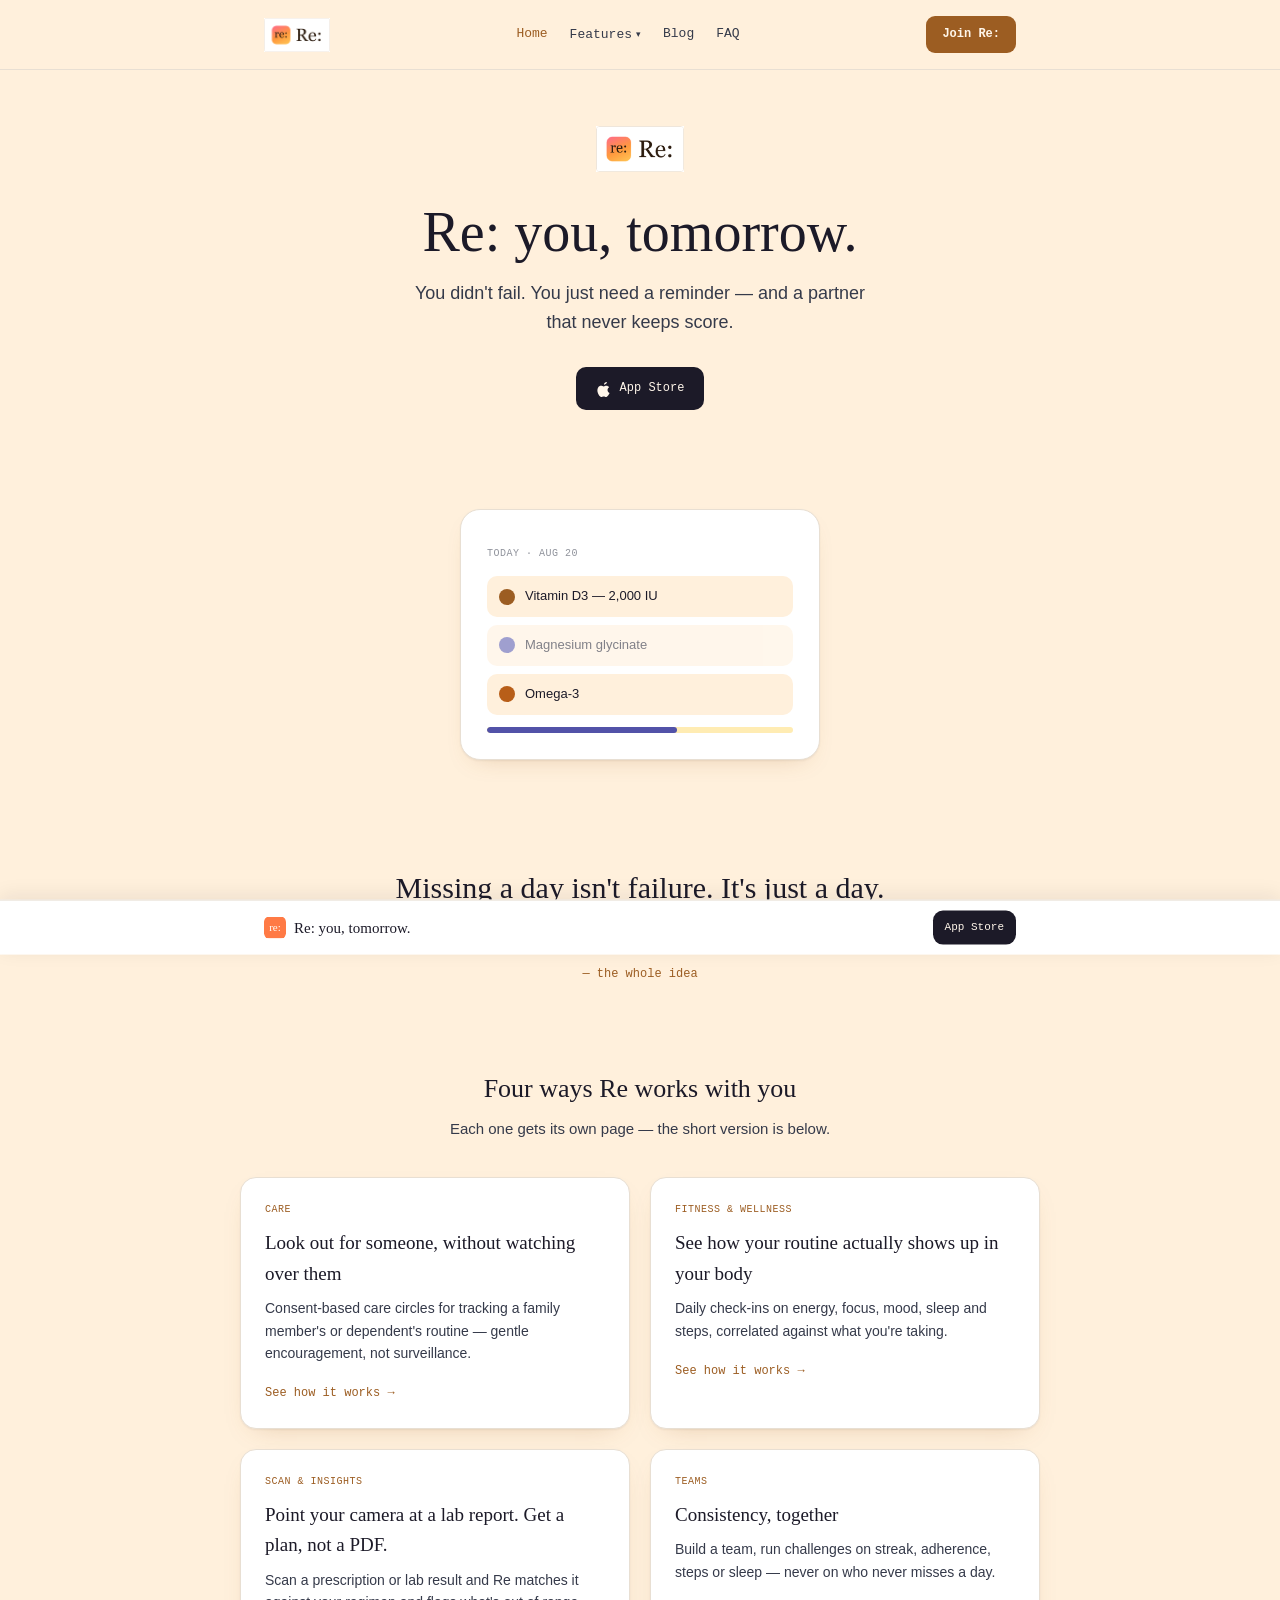
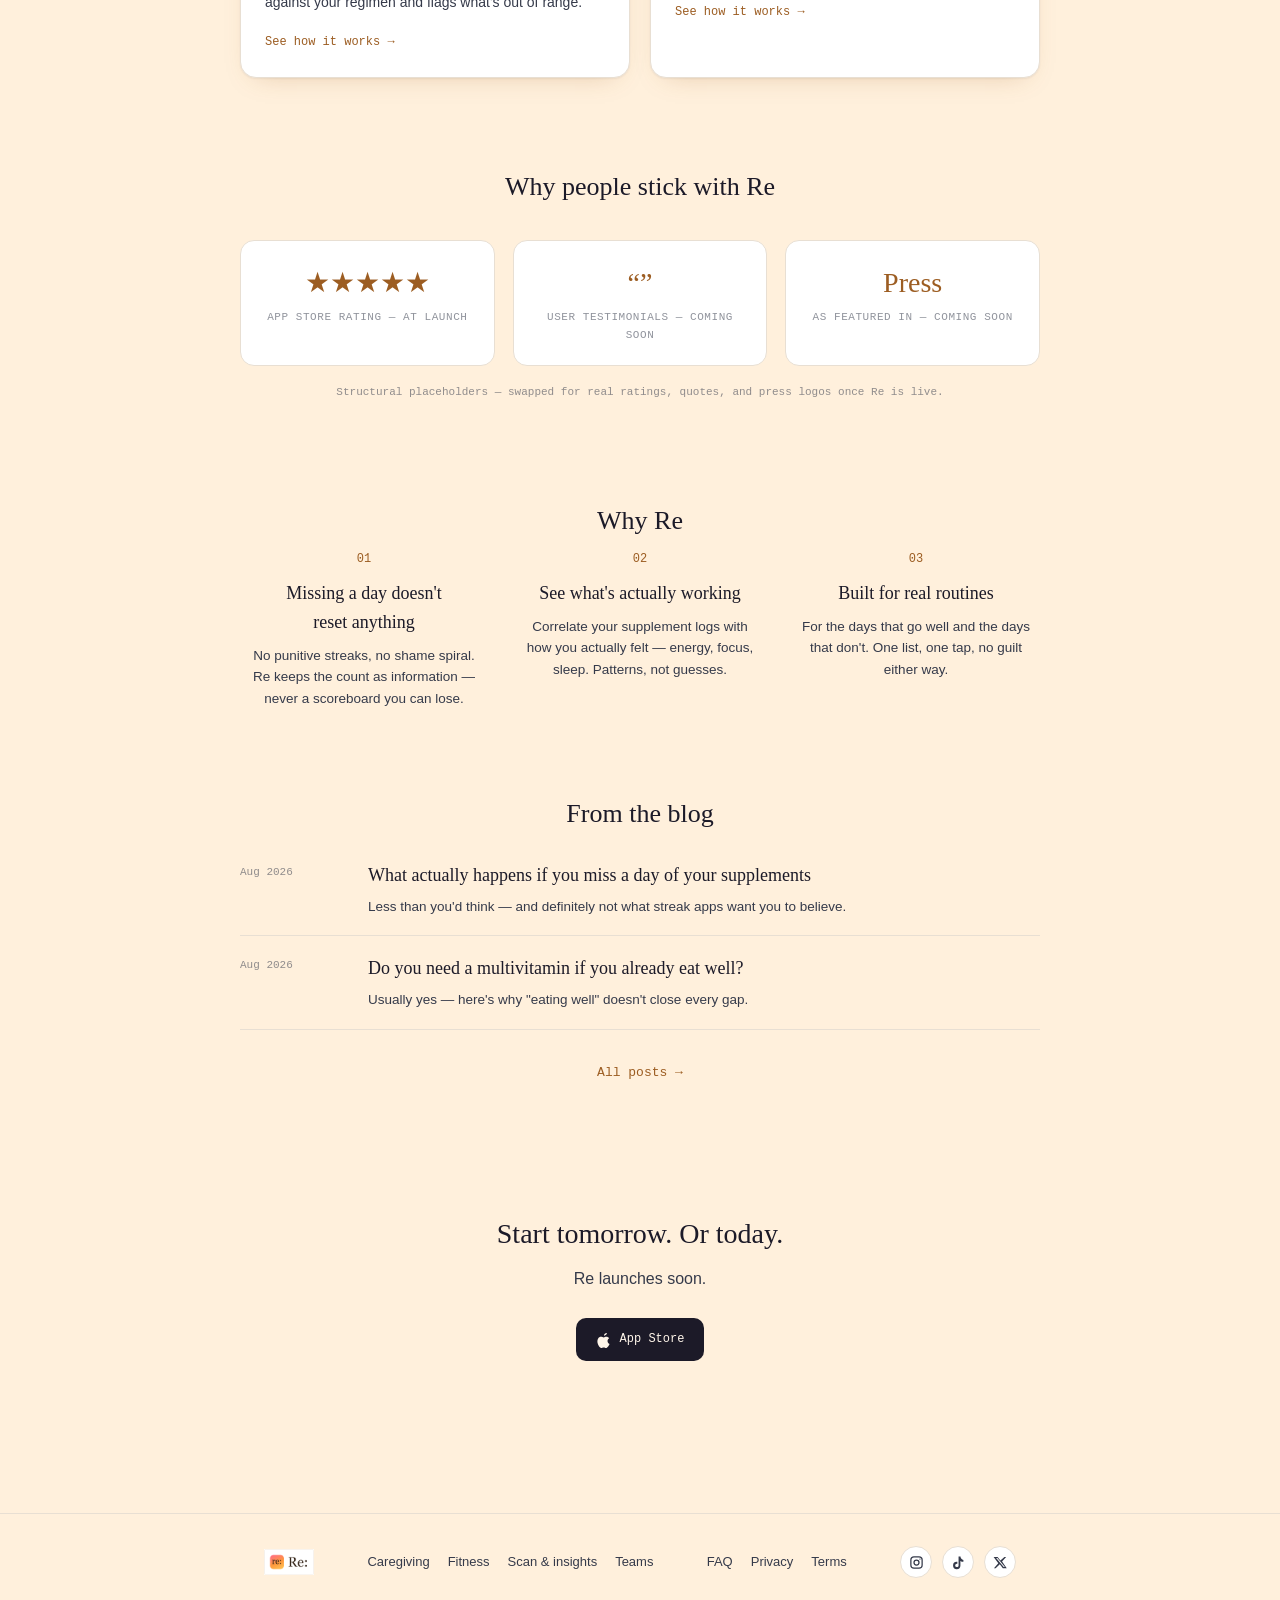
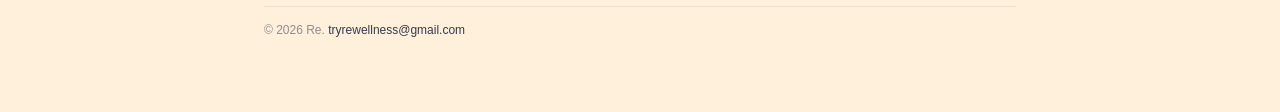
<file: index.html>
<!doctype html>
<html lang="en">
<head>
<meta charset="utf-8" />
<meta name="viewport" content="width=device-width, initial-scale=1" />
<title>Re — you, tomorrow.</title>
<meta name="description" content="Re is a supplement and wellness tracker that never keeps score. Track your routine, understand what's actually working, and pick back up after a missed day — no streak-shaming, no guilt." />
<link rel="canonical" href="https://myrewellness.com/" />
<link rel="icon" href="/favicon.svg" type="image/svg+xml" />
<link rel="apple-touch-icon" href="/favicon.svg" />
<link rel="stylesheet" href="/css/style.css" />

<meta property="og:type" content="website" />
<meta property="og:title" content="Re — you, tomorrow." />
<meta property="og:description" content="A supplement and wellness tracker that never keeps score." />
<meta property="og:url" content="https://myrewellness.com/" />
<meta property="og:image" content="https://myrewellness.com/og/home.png" />
<meta property="og:image:width" content="1200" />
<meta property="og:image:height" content="630" />
<meta name="twitter:card" content="summary_large_image" />
<meta name="twitter:title" content="Re — you, tomorrow." />
<meta name="twitter:description" content="A supplement and wellness tracker that never keeps score." />
<meta name="twitter:image" content="https://myrewellness.com/og/home.png" />

<script type="application/ld+json">
{
  "@context": "https://schema.org",
  "@type": "Organization",
  "name": "Re",
  "url": "https://myrewellness.com/",
  "email": "tryrewellness@gmail.com"
}
</script>
<script type="application/ld+json">
{
  "@context": "https://schema.org",
  "@type": "SoftwareApplication",
  "name": "Re",
  "applicationCategory": "HealthApplication",
  "operatingSystem": "iOS",
  "url": "https://myrewellness.com/",
  "offers": { "@type": "Offer", "price": "0", "priceCurrency": "USD" }
}
</script>
</head>
<body>

<header class="site-header">
  <div class="wrap">
    <a class="logo" href="/" aria-label="Re — home">
      <img src="/assets/img/logo-lockup.png" width="140" height="72" alt="Re" />
    </a>
    <nav class="main-nav" aria-label="Primary">
      <a href="/" aria-current="page">Home</a>
      <span class="nav-features">
        <button type="button" aria-haspopup="true">Features <span class="caret">▾</span></button>
        <span class="dropdown">
          <a href="/features/caregiving.html">Caregiving</a>
          <a href="/features/fitness.html">Fitness &amp; wellness</a>
          <a href="/features/scan-insights.html">Scan &amp; insights</a>
          <a href="/features/teams.html">Teams</a>
        </span>
      </span>
      <a href="/blog/">Blog</a>
      <a href="/faq.html">FAQ</a>
    </nav>
    <a class="header-cta" href="/download.html">Join Re:</a>
  </div>
</header>

<main>
  <section class="hero wrap">
    <div class="wm"><img src="/assets/img/logo-lockup.png" width="140" height="72" alt="" /></div>
    <h1>Re: you, tomorrow.</h1>
    <p class="dek">You didn't fail. You just need a reminder — and a partner that never keeps score.</p>

    <div class="hero-download">
      <div class="badge-row">
        <a class="store-badge" href="/download.html" aria-label="Get Re">
          <svg width="16" height="16" viewBox="0 0 24 24" fill="currentColor" aria-hidden="true"><path d="M16.365 1.43c0 1.14-.416 2.09-1.25 2.85-.917.85-2.02 1.32-3.1 1.23-.05-1.1.42-2.14 1.24-2.9.83-.79 2.14-1.34 3.11-1.18zm3.96 16.72c-.5 1.14-.74 1.65-1.38 2.66-.9 1.42-2.16 3.19-3.73 3.2-1.39.02-1.75-.9-3.63-.89-1.88.01-2.28.9-3.67.88-1.57-.02-2.76-1.61-3.66-3.03-2.51-3.9-2.77-8.48-1.22-10.92 1.1-1.74 2.83-2.76 4.46-2.76 1.66 0 2.7.9 4.08.9 1.34 0 2.14-.9 4.08-.9 1.45 0 2.99.79 4.09 2.15-3.6 1.97-3.02 7.09.58 8.61z"/></svg>
          App Store
        </a>
      </div>
      <div class="sunrise-bar"></div>
    </div>

    <div class="feature-mock" aria-hidden="true">
      <p class="fm-label">TODAY · AUG 20</p>
      <div class="ps-row" style="background:var(--bg)"><span class="ps-dot" style="background:#9C5D22"></span><span>Vitamin D3 — 2,000 IU</span></div>
      <div class="ps-row done" style="background:var(--bg)"><span class="ps-dot" style="background:#5252A8"></span><span>Magnesium glycinate</span></div>
      <div class="ps-row" style="background:var(--bg)"><span class="ps-dot" style="background:#B85E18"></span><span>Omega-3</span></div>
      <div class="ps-progress"><i style="width:62%"></i></div>
    </div>
  </section>

  <section class="belief wrap">
    <p>Missing a day isn't failure. It's just a day. Re keeps the count — never the guilt.</p>
    <div class="attrib">— the whole idea</div>
  </section>

  <section class="feature-overview wrap" id="features">
    <div class="section-head">
      <h2>Four ways Re works with you</h2>
      <p class="section-dek">Each one gets its own page — the short version is below.</p>
    </div>
    <div class="fo-grid">
      <a class="fo-card" href="/features/caregiving.html">
        <span class="tag">Care</span>
        <h3>Look out for someone, without watching over them</h3>
        <p>Consent-based care circles for tracking a family member's or dependent's routine — gentle encouragement, not surveillance.</p>
        <span class="fo-link">See how it works</span>
      </a>
      <a class="fo-card" href="/features/fitness.html">
        <span class="tag">Fitness &amp; wellness</span>
        <h3>See how your routine actually shows up in your body</h3>
        <p>Daily check-ins on energy, focus, mood, sleep and steps, correlated against what you're taking.</p>
        <span class="fo-link">See how it works</span>
      </a>
      <a class="fo-card" href="/features/scan-insights.html">
        <span class="tag">Scan &amp; insights</span>
        <h3>Point your camera at a lab report. Get a plan, not a PDF.</h3>
        <p>Scan a prescription or lab result and Re matches it against your regimen and flags what's out of range.</p>
        <span class="fo-link">See how it works</span>
      </a>
      <a class="fo-card" href="/features/teams.html">
        <span class="tag">Teams</span>
        <h3>Consistency, together</h3>
        <p>Build a team, run challenges on streak, adherence, steps or sleep — never on who never misses a day.</p>
        <span class="fo-link">See how it works</span>
      </a>
    </div>
  </section>

  <section class="social-proof wrap">
    <div class="section-head">
      <h2>Why people stick with Re</h2>
    </div>
    <div class="sp-grid">
      <div class="sp-card"><div class="sp-stat">★★★★★</div><div class="sp-label">App Store rating — at launch</div></div>
      <div class="sp-card"><div class="sp-stat">&ldquo;&rdquo;</div><div class="sp-label">User testimonials — coming soon</div></div>
      <div class="sp-card"><div class="sp-stat">Press</div><div class="sp-label">As featured in — coming soon</div></div>
    </div>
    <p class="sp-placeholder-flag">Structural placeholders — swapped for real ratings, quotes, and press logos once Re is live.</p>
  </section>

  <section class="value-props wrap">
    <div class="section-head"><h2>Why Re</h2></div>
    <div class="value-grid">
      <div class="value-item">
        <span class="v-num">01</span>
        <h3>Missing a day doesn't reset anything</h3>
        <p>No punitive streaks, no shame spiral. Re keeps the count as information — never a scoreboard you can lose.</p>
      </div>
      <div class="value-item">
        <span class="v-num">02</span>
        <h3>See what's actually working</h3>
        <p>Correlate your supplement logs with how you actually felt — energy, focus, sleep. Patterns, not guesses.</p>
      </div>
      <div class="value-item">
        <span class="v-num">03</span>
        <h3>Built for real routines</h3>
        <p>For the days that go well and the days that don't. One list, one tap, no guilt either way.</p>
      </div>
    </div>
  </section>

  <section class="blog-teaser wrap">
    <div class="section-head"><h2>From the blog</h2></div>
    <div class="post-list">
      <a class="post-row" href="/blog/what-happens-if-you-miss-a-day.html">
        <span class="p-date">Aug 2026</span>
        <div>
          <h3>What actually happens if you miss a day of your supplements</h3>
          <p>Less than you'd think — and definitely not what streak apps want you to believe.</p>
        </div>
      </a>
      <a class="post-row" href="/blog/do-you-need-a-multivitamin.html">
        <span class="p-date">Aug 2026</span>
        <div>
          <h3>Do you need a multivitamin if you already eat well?</h3>
          <p>Usually yes — here's why "eating well" doesn't close every gap.</p>
        </div>
      </a>
    </div>
    <div class="see-all"><a href="/blog/">All posts →</a></div>
  </section>

  <section class="cta wrap">
    <h2>Start tomorrow. Or today.</h2>
    <p>Re launches soon.</p>
    <div class="badge-row">
      <a class="store-badge" href="/download.html" aria-label="Get Re">
        <svg width="16" height="16" viewBox="0 0 24 24" fill="currentColor" aria-hidden="true"><path d="M16.365 1.43c0 1.14-.416 2.09-1.25 2.85-.917.85-2.02 1.32-3.1 1.23-.05-1.1.42-2.14 1.24-2.9.83-.79 2.14-1.34 3.11-1.18zm3.96 16.72c-.5 1.14-.74 1.65-1.38 2.66-.9 1.42-2.16 3.19-3.73 3.2-1.39.02-1.75-.9-3.63-.89-1.88.01-2.28.9-3.67.88-1.57-.02-2.76-1.61-3.66-3.03-2.51-3.9-2.77-8.48-1.22-10.92 1.1-1.74 2.83-2.76 4.46-2.76 1.66 0 2.7.9 4.08.9 1.34 0 2.14-.9 4.08-.9 1.45 0 2.99.79 4.09 2.15-3.6 1.97-3.02 7.09.58 8.61z"/></svg>
        App Store
      </a>
    </div>
  </section>
</main>

<footer class="site-footer">
  <div class="wrap">
    <div class="f-brand"><img src="/assets/img/logo-lockup.png" width="90" height="46" alt="Re" loading="lazy" /></div>
    <nav aria-label="Features">
      <a href="/features/caregiving.html">Caregiving</a>
      <a href="/features/fitness.html">Fitness</a>
      <a href="/features/scan-insights.html">Scan &amp; insights</a>
      <a href="/features/teams.html">Teams</a>
    </nav>
    <nav aria-label="Site">
      <a href="/faq.html">FAQ</a>
      <a href="/privacy.html">Privacy</a>
      <a href="/terms.html">Terms</a>
    </nav>
    <!-- TODO: swap href="#" for real profile links once available -->
    <div class="social-row" aria-label="Follow Re">
      <a href="#" aria-label="Instagram"><svg viewBox="0 0 24 24" fill="none" stroke="currentColor" stroke-width="2" aria-hidden="true"><rect x="3" y="3" width="18" height="18" rx="5"/><circle cx="12" cy="12" r="4"/><circle cx="17.5" cy="6.5" r="1" fill="currentColor" stroke="none"/></svg></a>
      <a href="#" aria-label="TikTok"><svg viewBox="0 0 24 24" fill="currentColor" aria-hidden="true"><path d="M16.6 5.82c-.9-.86-1.4-2.03-1.4-3.32h-3.1v14.16c0 1.5-1.22 2.72-2.72 2.72a2.72 2.72 0 0 1 0-5.44c.27 0 .53.04.78.11V10.9a5.9 5.9 0 0 0-.78-.05A5.87 5.87 0 0 0 3.3 16.72 5.87 5.87 0 0 0 9.17 22.6a5.87 5.87 0 0 0 5.87-5.88V9.4a8.2 8.2 0 0 0 4.8 1.54V7.85a4.85 4.85 0 0 1-3.24-2.03z"/></svg></a>
      <a href="#" aria-label="X (Twitter)"><svg viewBox="0 0 24 24" fill="currentColor" aria-hidden="true"><path d="M18.24 3H21l-6.5 7.43L22 21h-6.24l-4.88-6.4L4.24 21H1.5l6.95-7.94L1 3h6.4l4.4 5.85L18.24 3zM17.1 19.13h1.86L7.06 4.78H5.06L17.1 19.13z"/></svg></a>
    </div>
    <p class="f-copy">&copy; 2026 Re. <a href="mailto:tryrewellness@gmail.com">tryrewellness@gmail.com</a></p>
  </div>
</footer>

<div class="sticky-bar" aria-label="Download Re">
  <div class="wrap">
    <div class="sb-brand"><img src="/favicon.svg" width="22" height="22" alt="" /><span>Re: you, tomorrow.</span></div>
    <div class="sb-badges">
      <a class="store-badge" href="/download.html">App Store</a>
    </div>
  </div>
</div>
<script src="/js/sticky-bar.js" defer></script>

</body>
</html>
</file>
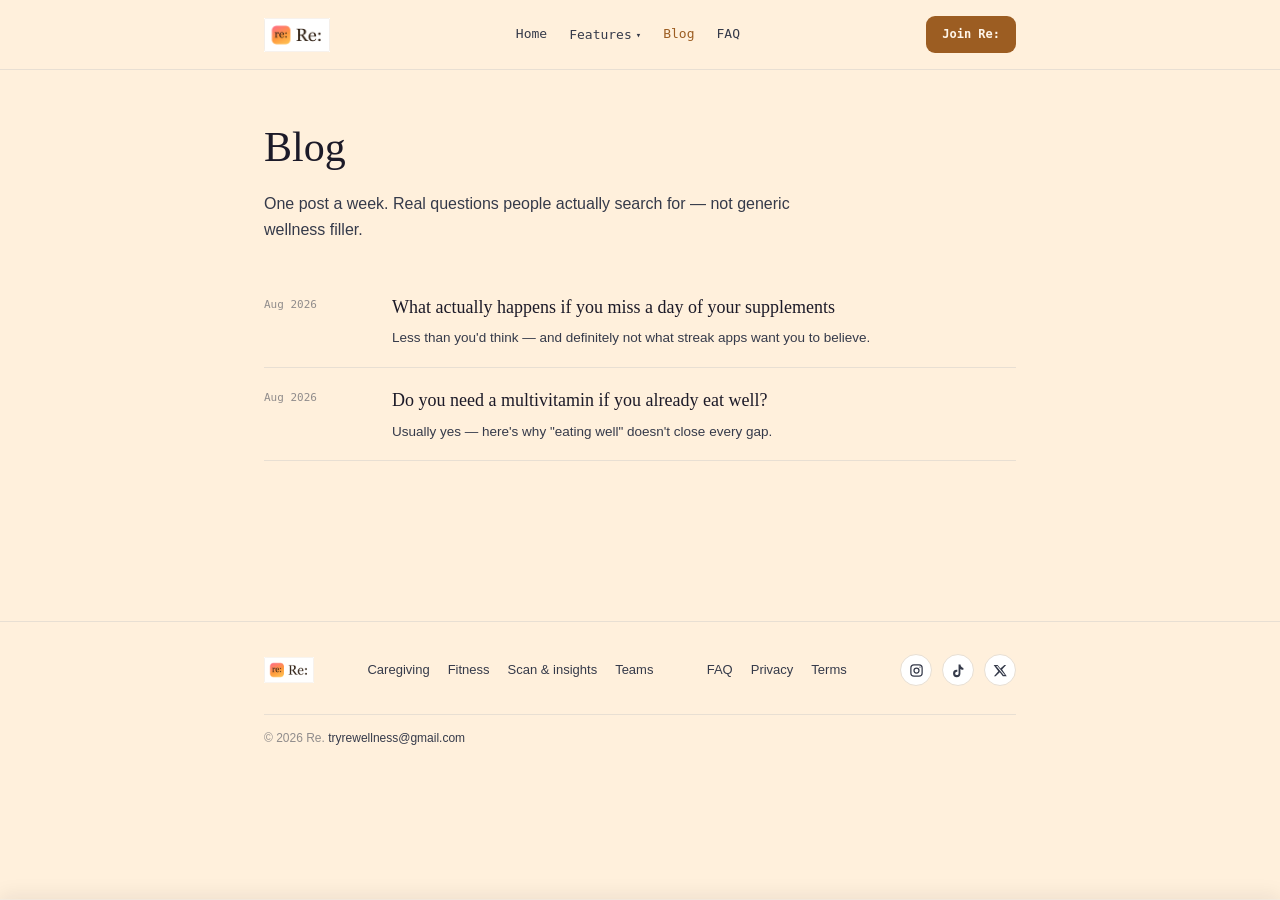
<file: blog/index.html>
<!doctype html>
<html lang="en">
<head>
<meta charset="utf-8" />
<meta name="viewport" content="width=device-width, initial-scale=1" />
<title>Blog — Re</title>
<meta name="description" content="Notes on supplement routines, timing, interactions, and why Re is built the way it is." />
<link rel="canonical" href="https://myrewellness.com/blog/" />
<link rel="icon" href="/favicon.svg" type="image/svg+xml" />
<link rel="stylesheet" href="/css/style.css" />
<meta property="og:type" content="website" />
<meta property="og:title" content="Blog — Re" />
<meta property="og:description" content="Notes on supplement routines, timing, interactions, and why Re is built the way it is." />
<meta property="og:url" content="https://myrewellness.com/blog/" />
<meta property="og:image" content="https://myrewellness.com/og/home.png" />
<meta name="twitter:card" content="summary_large_image" />
<meta name="twitter:title" content="Blog — Re" />
<meta name="twitter:description" content="Notes on supplement routines, timing, interactions, and why Re is built the way it is." />
<meta name="twitter:image" content="https://myrewellness.com/og/home.png" />
</head>
<body>

<header class="site-header">
  <div class="wrap">
    <a class="logo" href="/" aria-label="Re — home">
      <img src="/assets/img/logo-lockup.png" width="140" height="72" alt="Re" />
    </a>
    <nav class="main-nav" aria-label="Primary">
      <a href="/">Home</a>
      <span class="nav-features">
        <button type="button" aria-haspopup="true">Features <span class="caret">▾</span></button>
        <span class="dropdown">
          <a href="/features/caregiving.html">Caregiving</a>
          <a href="/features/fitness.html">Fitness &amp; wellness</a>
          <a href="/features/scan-insights.html">Scan &amp; insights</a>
          <a href="/features/teams.html">Teams</a>
        </span>
      </span>
      <a href="/blog/" aria-current="page">Blog</a>
      <a href="/faq.html">FAQ</a>
    </nav>
    <a class="header-cta" href="/download.html">Join Re:</a>
  </div>
</header>

<main class="wrap">
  <div class="page-head">
    <h1>Blog</h1>
    <p class="dek">One post a week. Real questions people actually search for — not generic wellness filler.</p>
  </div>

  <div class="page-body">
    <div class="post-list">
      <a class="post-row" href="/blog/what-happens-if-you-miss-a-day.html">
        <span class="p-date">Aug 2026</span>
        <div>
          <h3>What actually happens if you miss a day of your supplements</h3>
          <p>Less than you'd think — and definitely not what streak apps want you to believe.</p>
        </div>
      </a>
      <a class="post-row" href="/blog/do-you-need-a-multivitamin.html">
        <span class="p-date">Aug 2026</span>
        <div>
          <h3>Do you need a multivitamin if you already eat well?</h3>
          <p>Usually yes — here's why "eating well" doesn't close every gap.</p>
        </div>
      </a>
    </div>
  </div>
</main>

<footer class="site-footer">
  <div class="wrap">
    <div class="f-brand"><img src="/assets/img/logo-lockup.png" width="90" height="46" alt="Re" loading="lazy" /></div>
    <nav aria-label="Features">
      <a href="/features/caregiving.html">Caregiving</a>
      <a href="/features/fitness.html">Fitness</a>
      <a href="/features/scan-insights.html">Scan &amp; insights</a>
      <a href="/features/teams.html">Teams</a>
    </nav>
    <nav aria-label="Site">
      <a href="/faq.html">FAQ</a>
      <a href="/privacy.html">Privacy</a>
      <a href="/terms.html">Terms</a>
    </nav>
    <!-- TODO: swap href="#" for real profile links once available -->
    <div class="social-row" aria-label="Follow Re">
      <a href="#" aria-label="Instagram"><svg viewBox="0 0 24 24" fill="none" stroke="currentColor" stroke-width="2" aria-hidden="true"><rect x="3" y="3" width="18" height="18" rx="5"/><circle cx="12" cy="12" r="4"/><circle cx="17.5" cy="6.5" r="1" fill="currentColor" stroke="none"/></svg></a>
      <a href="#" aria-label="TikTok"><svg viewBox="0 0 24 24" fill="currentColor" aria-hidden="true"><path d="M16.6 5.82c-.9-.86-1.4-2.03-1.4-3.32h-3.1v14.16c0 1.5-1.22 2.72-2.72 2.72a2.72 2.72 0 0 1 0-5.44c.27 0 .53.04.78.11V10.9a5.9 5.9 0 0 0-.78-.05A5.87 5.87 0 0 0 3.3 16.72 5.87 5.87 0 0 0 9.17 22.6a5.87 5.87 0 0 0 5.87-5.88V9.4a8.2 8.2 0 0 0 4.8 1.54V7.85a4.85 4.85 0 0 1-3.24-2.03z"/></svg></a>
      <a href="#" aria-label="X (Twitter)"><svg viewBox="0 0 24 24" fill="currentColor" aria-hidden="true"><path d="M18.24 3H21l-6.5 7.43L22 21h-6.24l-4.88-6.4L4.24 21H1.5l6.95-7.94L1 3h6.4l4.4 5.85L18.24 3zM17.1 19.13h1.86L7.06 4.78H5.06L17.1 19.13z"/></svg></a>
    </div>
    <p class="f-copy">&copy; 2026 Re. <a href="mailto:tryrewellness@gmail.com">tryrewellness@gmail.com</a></p>
  </div>
</footer>

<div class="sticky-bar" aria-label="Download Re">
  <div class="wrap">
    <div class="sb-brand"><img src="/favicon.svg" width="22" height="22" alt="" /><span>Re: you, tomorrow.</span></div>
    <div class="sb-badges">
      <a class="store-badge" href="/download.html">App Store</a>
    </div>
  </div>
</div>
<script src="/js/sticky-bar.js" defer></script>

</body>
</html>
</file>
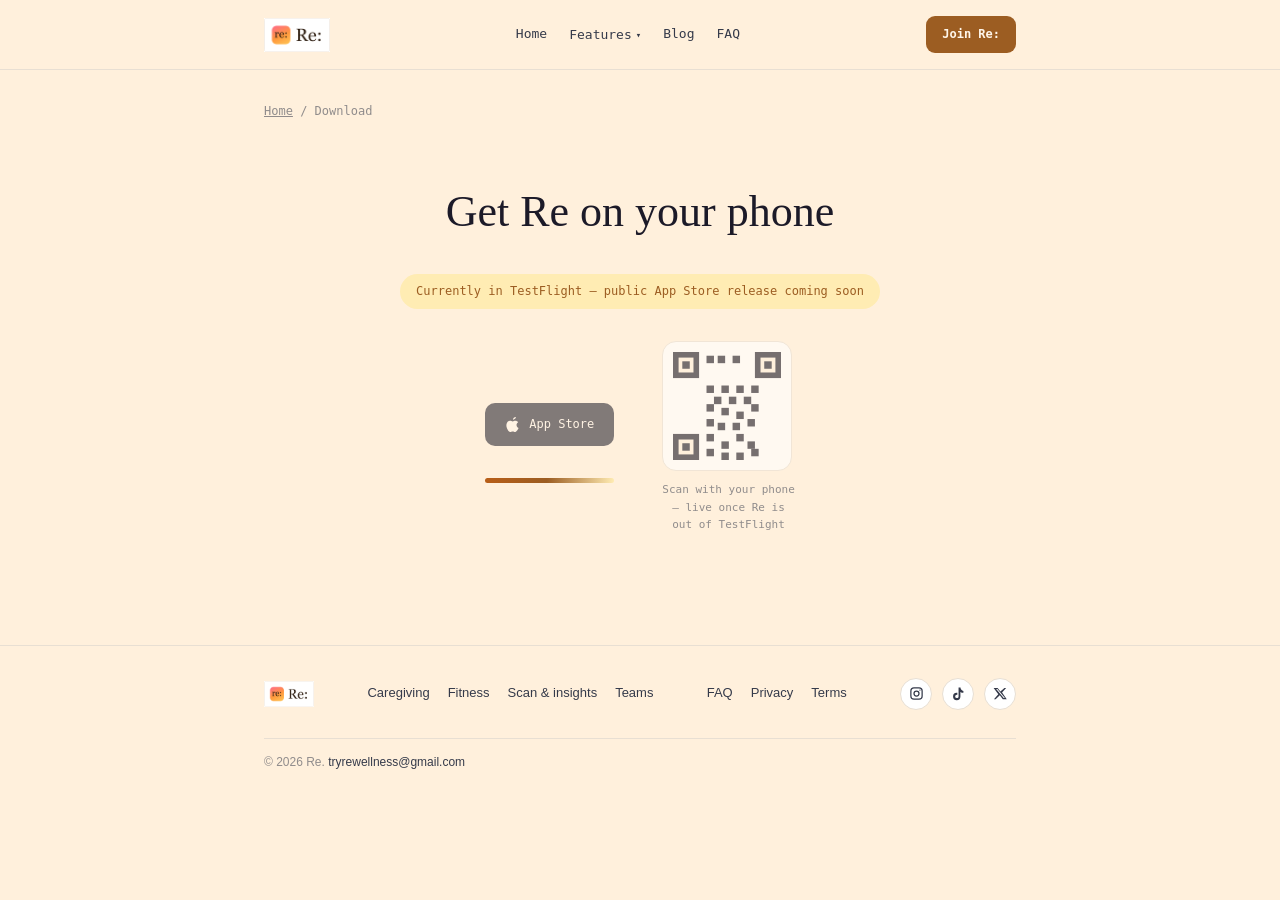
<file: download.html>
<!doctype html>
<html lang="en">
<head>
<meta charset="utf-8" />
<meta name="viewport" content="width=device-width, initial-scale=1" />
<title>Download Re</title>
<meta name="description" content="Get Re on your phone — currently in TestFlight, with a public App Store release coming soon." />
<link rel="canonical" href="https://myrewellness.com/download.html" />
<link rel="icon" href="/favicon.svg" type="image/svg+xml" />
<link rel="apple-touch-icon" href="/favicon.svg" />
<link rel="stylesheet" href="/css/style.css" />
<meta property="og:type" content="website" />
<meta property="og:title" content="Download Re" />
<meta property="og:description" content="Get Re on your phone — currently in TestFlight, with a public App Store release coming soon." />
<meta property="og:url" content="https://myrewellness.com/download.html" />
<meta property="og:image" content="https://myrewellness.com/og/home.png" />
<meta name="twitter:card" content="summary_large_image" />
<meta name="twitter:title" content="Download Re" />
<meta name="twitter:description" content="Get Re on your phone — currently in TestFlight, with a public App Store release coming soon." />
<meta name="twitter:image" content="https://myrewellness.com/og/home.png" />
</head>
<body>

<header class="site-header">
  <div class="wrap">
    <a class="logo" href="/" aria-label="Re — home">
      <img src="/assets/img/logo-lockup.png" width="140" height="72" alt="Re" />
    </a>
    <nav class="main-nav" aria-label="Primary">
      <a href="/">Home</a>
      <span class="nav-features">
        <button type="button" aria-haspopup="true">Features <span class="caret">▾</span></button>
        <span class="dropdown">
          <a href="/features/caregiving.html">Caregiving</a>
          <a href="/features/fitness.html">Fitness &amp; wellness</a>
          <a href="/features/scan-insights.html">Scan &amp; insights</a>
          <a href="/features/teams.html">Teams</a>
        </span>
      </span>
      <a href="/blog/">Blog</a>
      <a href="/faq.html">FAQ</a>
    </nav>
    <a class="header-cta" href="/download.html" aria-current="page">Join Re:</a>
  </div>
</header>

<main>
  <div class="wrap">
    <p class="breadcrumb" style="padding-top:20px"><a href="/">Home</a> / Download</p>
  </div>

  <section class="download-hero wrap">
    <h1>Get Re on your phone</h1>
    <!-- TODO: once Re leaves TestFlight and has a public App Store listing, update this status pill
         (and consider whether a public TestFlight join link belongs here in the meantime). -->
    <p class="download-status">Currently in TestFlight — public App Store release coming soon</p>

    <div class="download-main">
      <div>
        <div class="badge-row">
          <!-- TODO: swap href="#" for the real https://apps.apple.com/... link once Re is publicly live, and drop the "soon" class -->
          <a class="store-badge soon" href="#" aria-label="Download on the App Store — coming soon">
            <svg width="16" height="16" viewBox="0 0 24 24" fill="currentColor" aria-hidden="true"><path d="M16.365 1.43c0 1.14-.416 2.09-1.25 2.85-.917.85-2.02 1.32-3.1 1.23-.05-1.1.42-2.14 1.24-2.9.83-.79 2.14-1.34 3.11-1.18zm3.96 16.72c-.5 1.14-.74 1.65-1.38 2.66-.9 1.42-2.16 3.19-3.73 3.2-1.39.02-1.75-.9-3.63-.89-1.88.01-2.28.9-3.67.88-1.57-.02-2.76-1.61-3.66-3.03-2.51-3.9-2.77-8.48-1.22-10.92 1.1-1.74 2.83-2.76 4.46-2.76 1.66 0 2.7.9 4.08.9 1.34 0 2.14-.9 4.08-.9 1.45 0 2.99.79 4.09 2.15-3.6 1.97-3.02 7.09.58 8.61z"/></svg>
            App Store
          </a>
        </div>
        <div class="sunrise-bar" style="margin-left:0"></div>
      </div>
      <div>
        <div class="qr-box" aria-hidden="true">
          <!-- Placeholder QR — not yet functional. TODO: once the real App Store URL exists, regenerate this
               as a real scannable QR (e.g. the `qrcode` Python lib) encoding that URL, and drop the reduced opacity. -->
          <svg viewBox="0 0 29 29" xmlns="http://www.w3.org/2000/svg">
            <rect width="29" height="29" fill="none"/>
            <g fill="#1C1A28">
              <rect x="0" y="0" width="7" height="7"/><rect x="1.5" y="1.5" width="4" height="4" fill="#FFF0DC"/><rect x="2.5" y="2.5" width="2" height="2"/>
              <rect x="22" y="0" width="7" height="7"/><rect x="23.5" y="1.5" width="4" height="4" fill="#FFF0DC"/><rect x="24.5" y="2.5" width="2" height="2"/>
              <rect x="0" y="22" width="7" height="7"/><rect x="1.5" y="23.5" width="4" height="4" fill="#FFF0DC"/><rect x="2.5" y="24.5" width="2" height="2"/>
              <rect x="9" y="1" width="2" height="2"/><rect x="12" y="1" width="2" height="2"/><rect x="16" y="1" width="2" height="2"/>
              <rect x="9" y="9" width="2" height="2"/><rect x="13" y="9" width="2" height="2"/><rect x="17" y="9" width="2" height="2"/><rect x="21" y="9" width="2" height="2"/>
              <rect x="11" y="12" width="2" height="2"/><rect x="15" y="12" width="2" height="2"/><rect x="19" y="12" width="2" height="2"/><rect x="9" y="14" width="2" height="2"/>
              <rect x="13" y="15" width="2" height="2"/><rect x="17" y="16" width="2" height="2"/><rect x="21" y="14" width="2" height="2"/>
              <rect x="9" y="18" width="2" height="2"/><rect x="12" y="19" width="2" height="2"/><rect x="16" y="19" width="2" height="2"/><rect x="20" y="18" width="2" height="2"/>
              <rect x="9" y="22" width="2" height="2"/><rect x="13" y="24" width="2" height="2"/><rect x="17" y="22" width="2" height="2"/><rect x="20" y="24" width="2" height="2"/>
              <rect x="9" y="26" width="2" height="2"/><rect x="13" y="27" width="2" height="2"/><rect x="17" y="27" width="2" height="2"/><rect x="21" y="26" width="2" height="2"/>
            </g>
          </svg>
        </div>
        <p class="download-qr-caption">Scan with your phone — live once Re is out of TestFlight</p>
      </div>
    </div>
  </section>
</main>

<footer class="site-footer">
  <div class="wrap">
    <div class="f-brand"><img src="/assets/img/logo-lockup.png" width="90" height="46" alt="Re" loading="lazy" /></div>
    <nav aria-label="Features">
      <a href="/features/caregiving.html">Caregiving</a>
      <a href="/features/fitness.html">Fitness</a>
      <a href="/features/scan-insights.html">Scan &amp; insights</a>
      <a href="/features/teams.html">Teams</a>
    </nav>
    <nav aria-label="Site">
      <a href="/faq.html">FAQ</a>
      <a href="/privacy.html">Privacy</a>
      <a href="/terms.html">Terms</a>
    </nav>
    <!-- TODO: swap href="#" for real profile links once available -->
    <div class="social-row" aria-label="Follow Re">
      <a href="#" aria-label="Instagram"><svg viewBox="0 0 24 24" fill="none" stroke="currentColor" stroke-width="2" aria-hidden="true"><rect x="3" y="3" width="18" height="18" rx="5"/><circle cx="12" cy="12" r="4"/><circle cx="17.5" cy="6.5" r="1" fill="currentColor" stroke="none"/></svg></a>
      <a href="#" aria-label="TikTok"><svg viewBox="0 0 24 24" fill="currentColor" aria-hidden="true"><path d="M16.6 5.82c-.9-.86-1.4-2.03-1.4-3.32h-3.1v14.16c0 1.5-1.22 2.72-2.72 2.72a2.72 2.72 0 0 1 0-5.44c.27 0 .53.04.78.11V10.9a5.9 5.9 0 0 0-.78-.05A5.87 5.87 0 0 0 3.3 16.72 5.87 5.87 0 0 0 9.17 22.6a5.87 5.87 0 0 0 5.87-5.88V9.4a8.2 8.2 0 0 0 4.8 1.54V7.85a4.85 4.85 0 0 1-3.24-2.03z"/></svg></a>
      <a href="#" aria-label="X (Twitter)"><svg viewBox="0 0 24 24" fill="currentColor" aria-hidden="true"><path d="M18.24 3H21l-6.5 7.43L22 21h-6.24l-4.88-6.4L4.24 21H1.5l6.95-7.94L1 3h6.4l4.4 5.85L18.24 3zM17.1 19.13h1.86L7.06 4.78H5.06L17.1 19.13z"/></svg></a>
    </div>
    <p class="f-copy">&copy; 2026 Re. <a href="mailto:tryrewellness@gmail.com">tryrewellness@gmail.com</a></p>
  </div>
</footer>

</body>
</html>
</file>
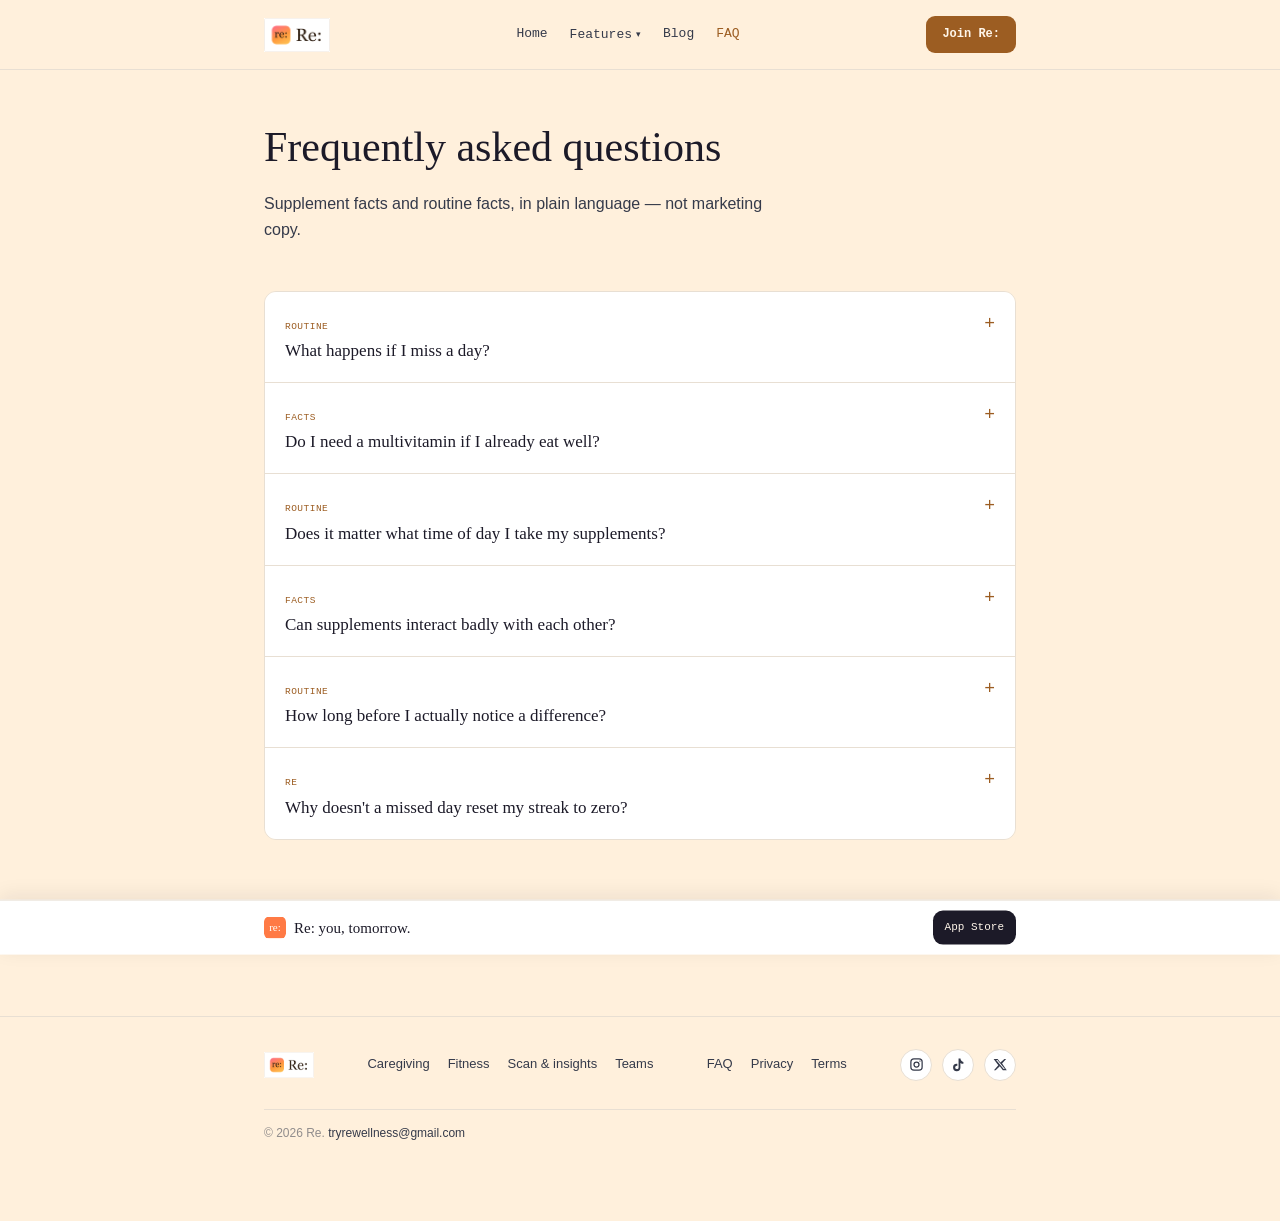
<file: faq.html>
<!doctype html>
<html lang="en">
<head>
<meta charset="utf-8" />
<meta name="viewport" content="width=device-width, initial-scale=1" />
<title>FAQ — Re</title>
<meta name="description" content="Answers to real questions about supplement routines, timing, interactions, and how Re's non-punitive streak model works." />
<link rel="canonical" href="https://myrewellness.com/faq.html" />
<link rel="icon" href="/favicon.svg" type="image/svg+xml" />
<link rel="stylesheet" href="/css/style.css" />
<meta property="og:type" content="website" />
<meta property="og:title" content="FAQ — Re" />
<meta property="og:description" content="Answers to real questions about supplement routines, timing, interactions, and how Re's non-punitive streak model works." />
<meta property="og:url" content="https://myrewellness.com/faq.html" />
<meta property="og:image" content="https://myrewellness.com/og/home.png" />
<meta name="twitter:card" content="summary_large_image" />
</head>
<body>

<header class="site-header">
  <div class="wrap">
    <a class="logo" href="/" aria-label="Re — home">
      <img src="/assets/img/logo-lockup.png" width="140" height="72" alt="Re" />
    </a>
    <nav class="main-nav" aria-label="Primary">
      <a href="/">Home</a>
      <span class="nav-features">
        <button type="button" aria-haspopup="true">Features <span class="caret">▾</span></button>
        <span class="dropdown">
          <a href="/features/caregiving.html">Caregiving</a>
          <a href="/features/fitness.html">Fitness &amp; wellness</a>
          <a href="/features/scan-insights.html">Scan &amp; insights</a>
          <a href="/features/teams.html">Teams</a>
        </span>
      </span>
      <a href="/blog/">Blog</a>
      <a href="/faq.html" aria-current="page">FAQ</a>
    </nav>
    <a class="header-cta" href="/download.html">Join Re:</a>
  </div>
</header>

<main class="wrap">
  <div class="page-head">
    <h1>Frequently asked questions</h1>
    <p class="dek">Supplement facts and routine facts, in plain language — not marketing copy.</p>
  </div>

  <div class="page-body">
    <div class="faq">
      <details class="faq-item">
        <summary><span><span class="faq-tag">Routine</span><br />What happens if I miss a day?</span></summary>
        <p class="faq-a">Less than you'd think. Supplements work through consistent use over time — one or two missed days won't meaningfully set you back, and there's no need to double up the next day to "catch up." Just pick back up.</p>
      </details>
      <details class="faq-item">
        <summary><span><span class="faq-tag">Facts</span><br />Do I need a multivitamin if I already eat well?</span></summary>
        <p class="faq-a">Often, yes — it's genuinely difficult to close every nutrient gap through food alone, even with a good diet. A multivitamin is best thought of as a baseline, not a replacement for eating well.</p>
      </details>
      <details class="faq-item">
        <summary><span><span class="faq-tag">Routine</span><br />Does it matter what time of day I take my supplements?</span></summary>
        <p class="faq-a">For some, yes. Energizing ones (like B-vitamins) tend to work better earlier in the day; others (like magnesium) can help with winding down at night. Fat-soluble vitamins (A, D, E, K) absorb better with a meal that has some fat in it.</p>
      </details>
      <details class="faq-item">
        <summary><span><span class="faq-tag">Facts</span><br />Can supplements interact badly with each other?</span></summary>
        <p class="faq-a">Some can — calcium and iron, for example, compete for absorption if taken together. Spacing them a few hours apart helps your body use both properly. Re's Insights tab flags known interactions automatically.</p>
      </details>
      <details class="faq-item">
        <summary><span><span class="faq-tag">Routine</span><br />How long before I actually notice a difference?</span></summary>
        <p class="faq-a">Varies a lot by supplement — some (like caffeine-adjacent energy support) are near-immediate, others (like omega-3s or vitamin D) can take 4–8 weeks of consistent use before effects are noticeable. This is exactly why consistency matters more than any single day.</p>
      </details>
      <details class="faq-item">
        <summary><span><span class="faq-tag">Re</span><br />Why doesn't a missed day reset my streak to zero?</summary>
        <p class="faq-a">Because that's not how habits actually work, and punishing a bad week is how people quit for good. Re keeps the count, but it's information — never a reason to feel like you're starting over.</p>
      </details>
    </div>
  </div>
</main>

<footer class="site-footer">
  <div class="wrap">
    <div class="f-brand"><img src="/assets/img/logo-lockup.png" width="90" height="46" alt="Re" loading="lazy" /></div>
    <nav aria-label="Features">
      <a href="/features/caregiving.html">Caregiving</a>
      <a href="/features/fitness.html">Fitness</a>
      <a href="/features/scan-insights.html">Scan &amp; insights</a>
      <a href="/features/teams.html">Teams</a>
    </nav>
    <nav aria-label="Site">
      <a href="/faq.html">FAQ</a>
      <a href="/privacy.html">Privacy</a>
      <a href="/terms.html">Terms</a>
    </nav>
    <!-- TODO: swap href="#" for real profile links once available -->
    <div class="social-row" aria-label="Follow Re">
      <a href="#" aria-label="Instagram"><svg viewBox="0 0 24 24" fill="none" stroke="currentColor" stroke-width="2" aria-hidden="true"><rect x="3" y="3" width="18" height="18" rx="5"/><circle cx="12" cy="12" r="4"/><circle cx="17.5" cy="6.5" r="1" fill="currentColor" stroke="none"/></svg></a>
      <a href="#" aria-label="TikTok"><svg viewBox="0 0 24 24" fill="currentColor" aria-hidden="true"><path d="M16.6 5.82c-.9-.86-1.4-2.03-1.4-3.32h-3.1v14.16c0 1.5-1.22 2.72-2.72 2.72a2.72 2.72 0 0 1 0-5.44c.27 0 .53.04.78.11V10.9a5.9 5.9 0 0 0-.78-.05A5.87 5.87 0 0 0 3.3 16.72 5.87 5.87 0 0 0 9.17 22.6a5.87 5.87 0 0 0 5.87-5.88V9.4a8.2 8.2 0 0 0 4.8 1.54V7.85a4.85 4.85 0 0 1-3.24-2.03z"/></svg></a>
      <a href="#" aria-label="X (Twitter)"><svg viewBox="0 0 24 24" fill="currentColor" aria-hidden="true"><path d="M18.24 3H21l-6.5 7.43L22 21h-6.24l-4.88-6.4L4.24 21H1.5l6.95-7.94L1 3h6.4l4.4 5.85L18.24 3zM17.1 19.13h1.86L7.06 4.78H5.06L17.1 19.13z"/></svg></a>
    </div>
    <p class="f-copy">&copy; 2026 Re. <a href="mailto:tryrewellness@gmail.com">tryrewellness@gmail.com</a></p>
  </div>
</footer>

<div class="sticky-bar" aria-label="Download Re">
  <div class="wrap">
    <div class="sb-brand"><img src="/favicon.svg" width="22" height="22" alt="" /><span>Re: you, tomorrow.</span></div>
    <div class="sb-badges">
      <a class="store-badge" href="/download.html">App Store</a>
    </div>
  </div>
</div>
<script src="/js/sticky-bar.js" defer></script>

</body>
</html>
</file>
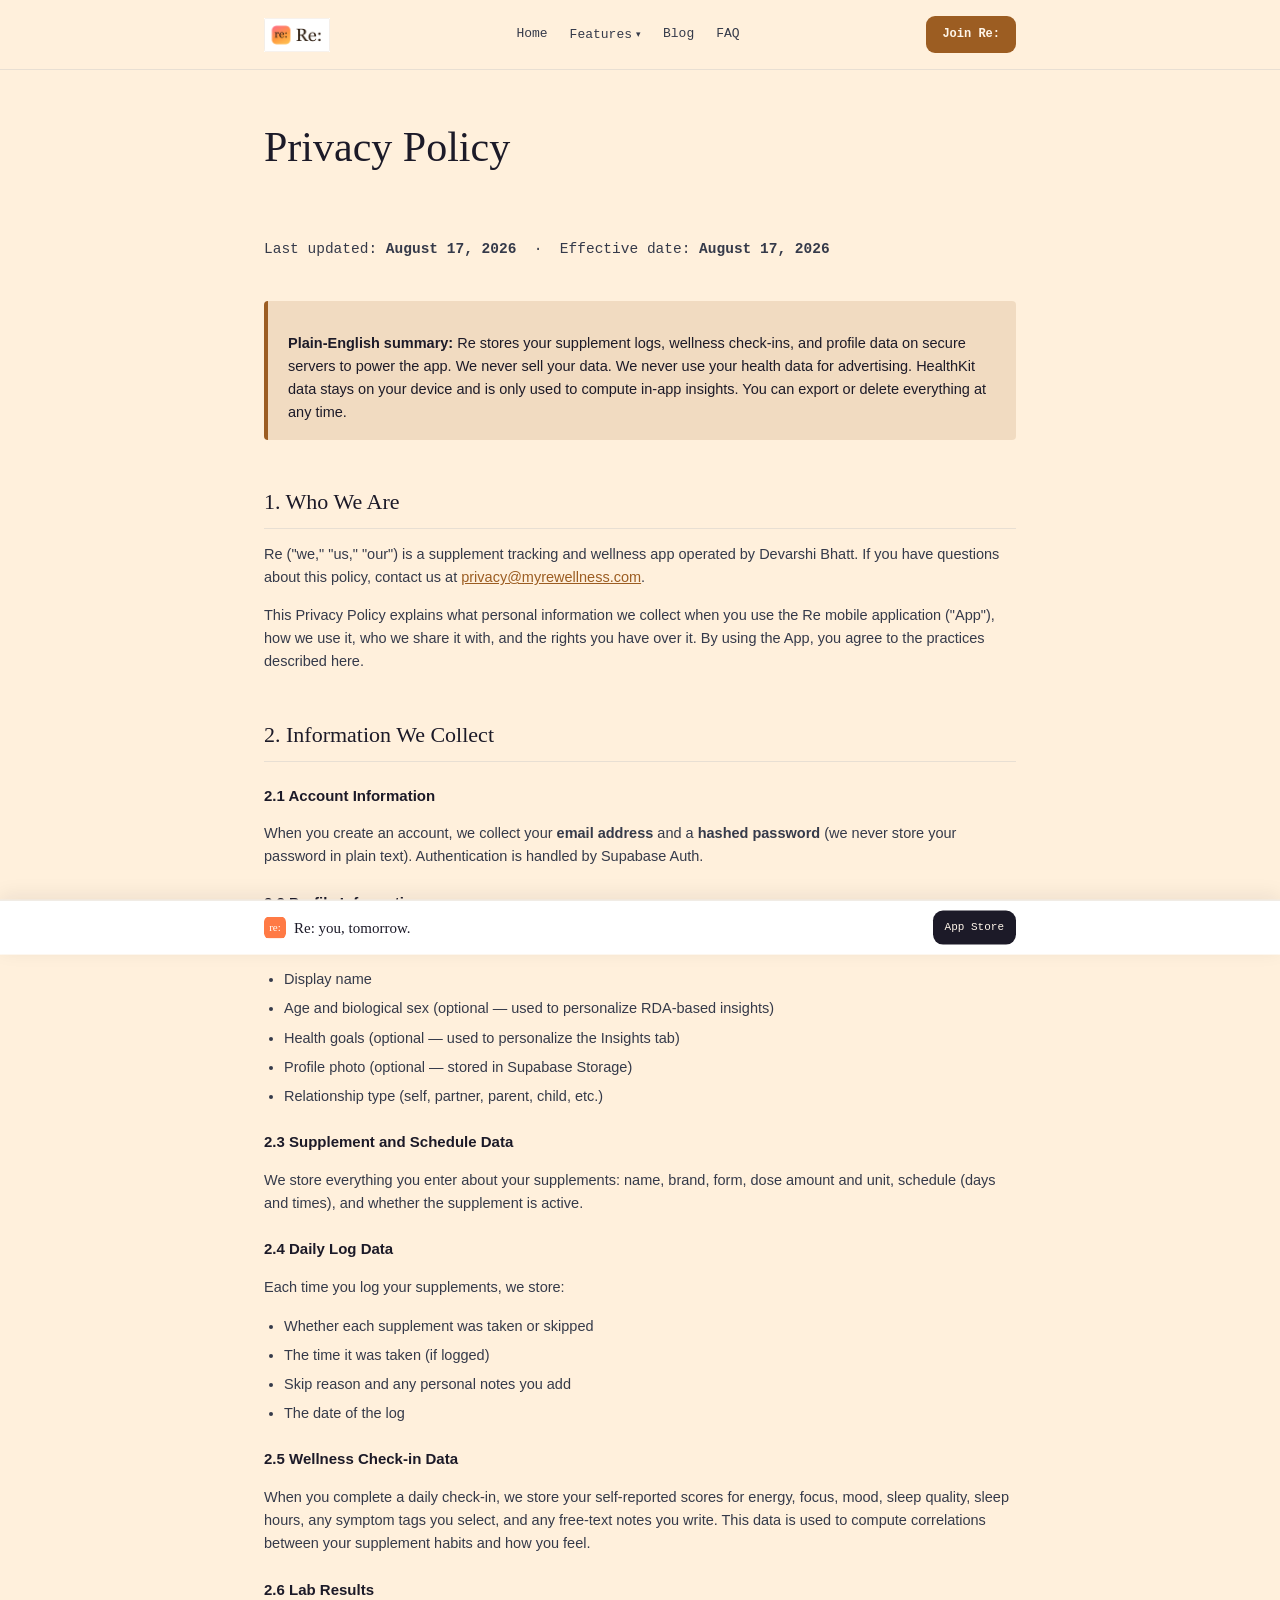
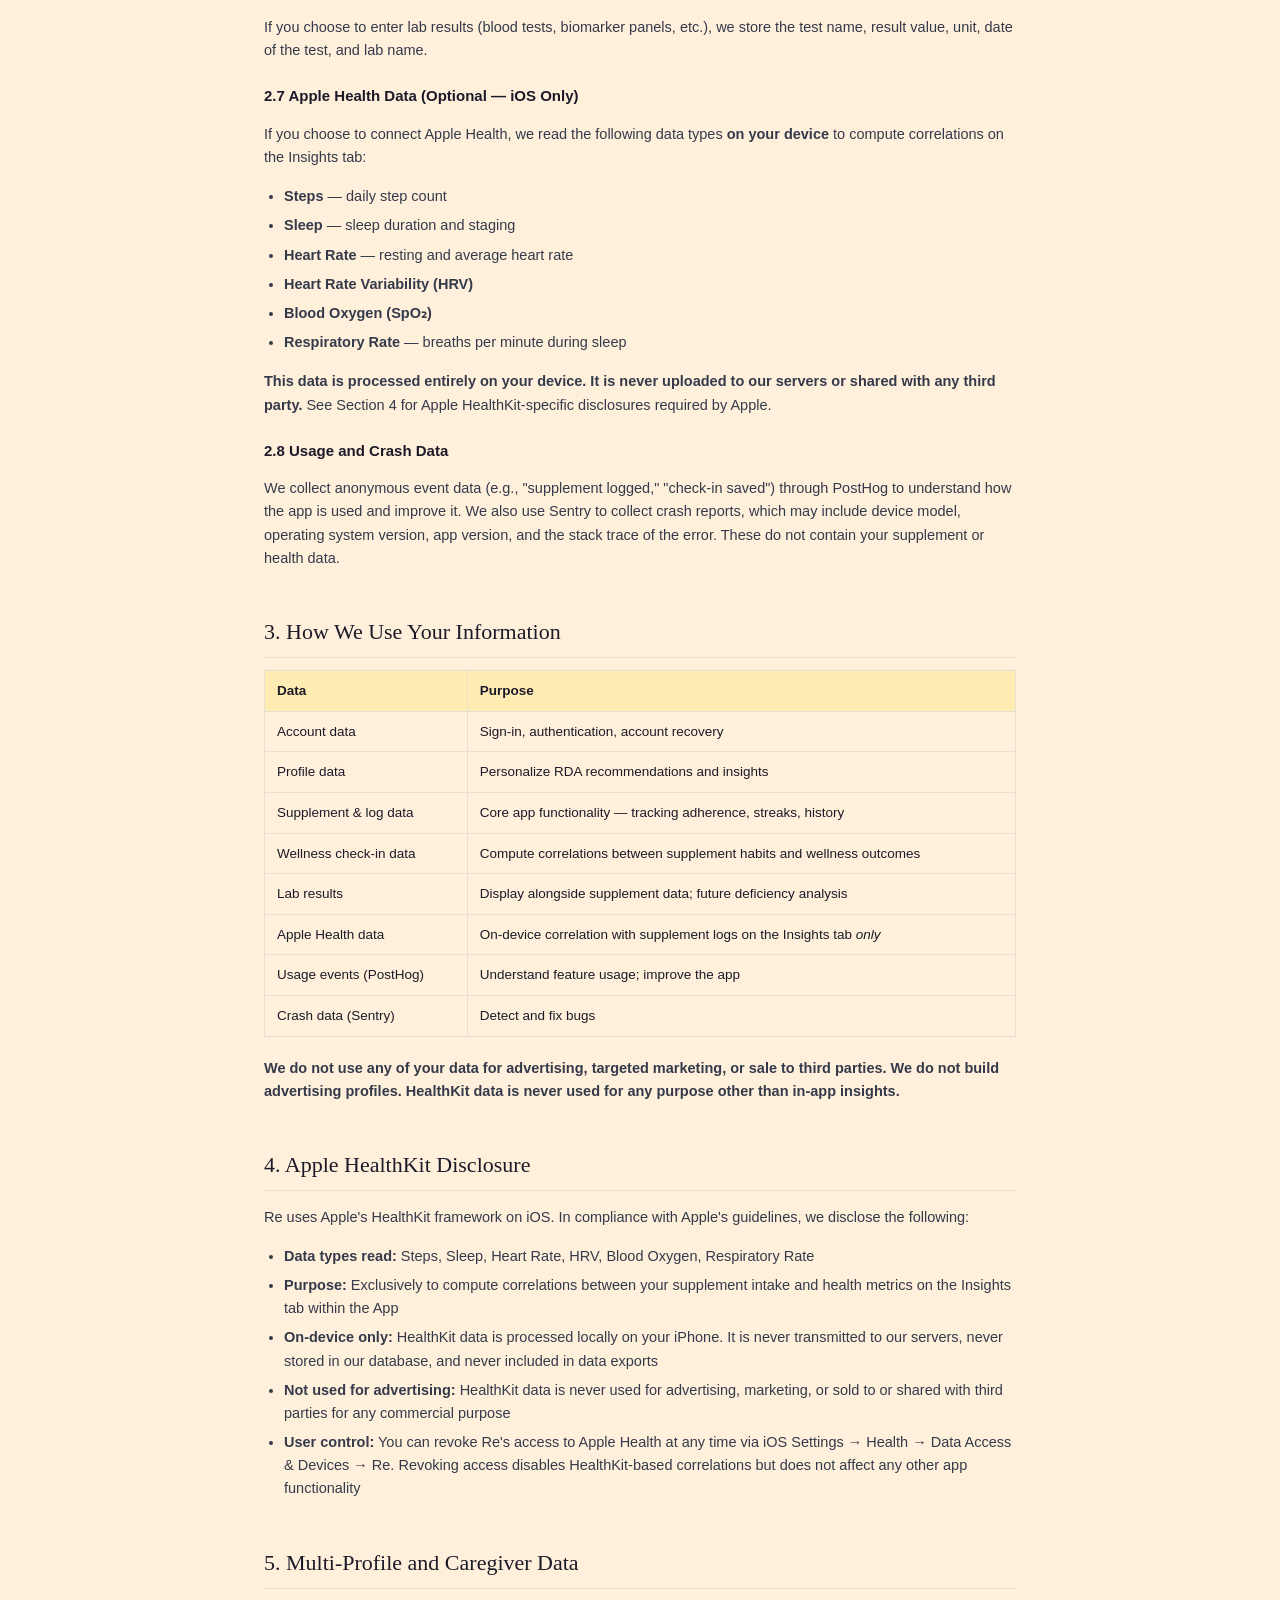
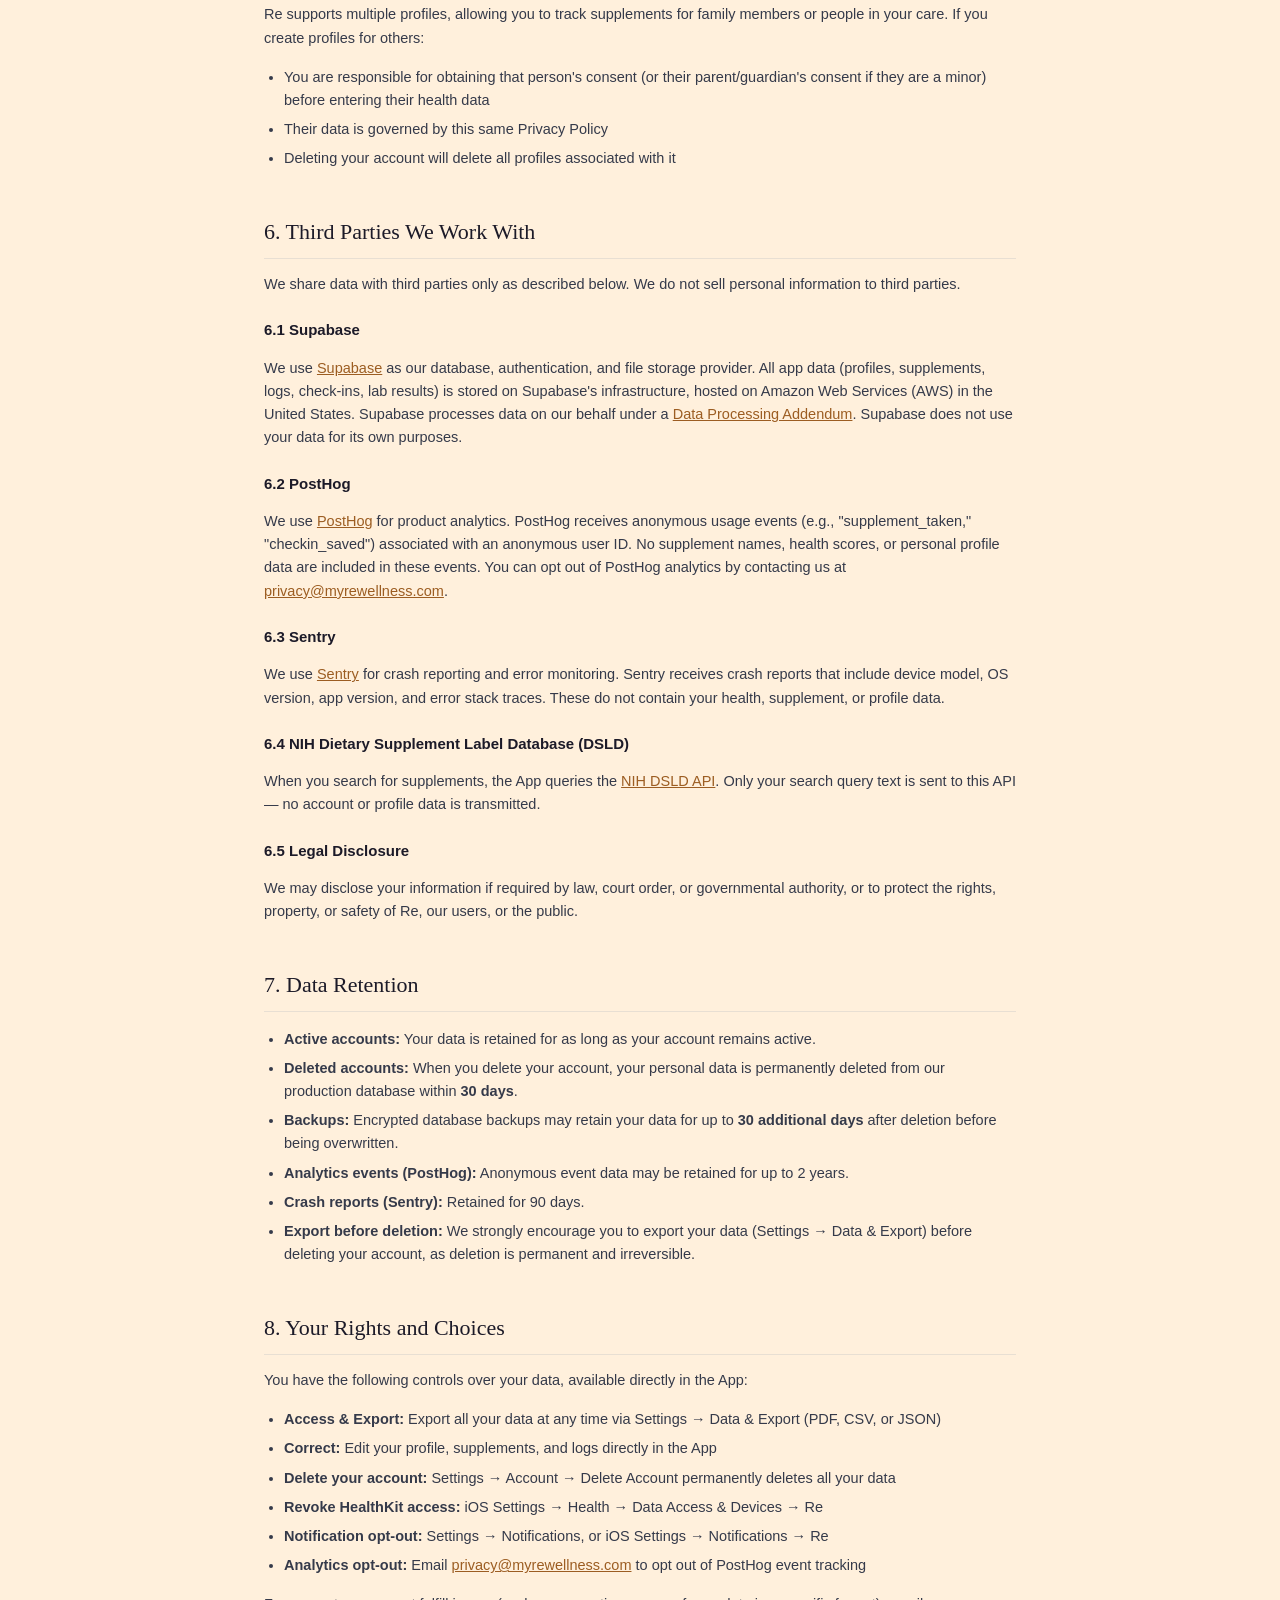
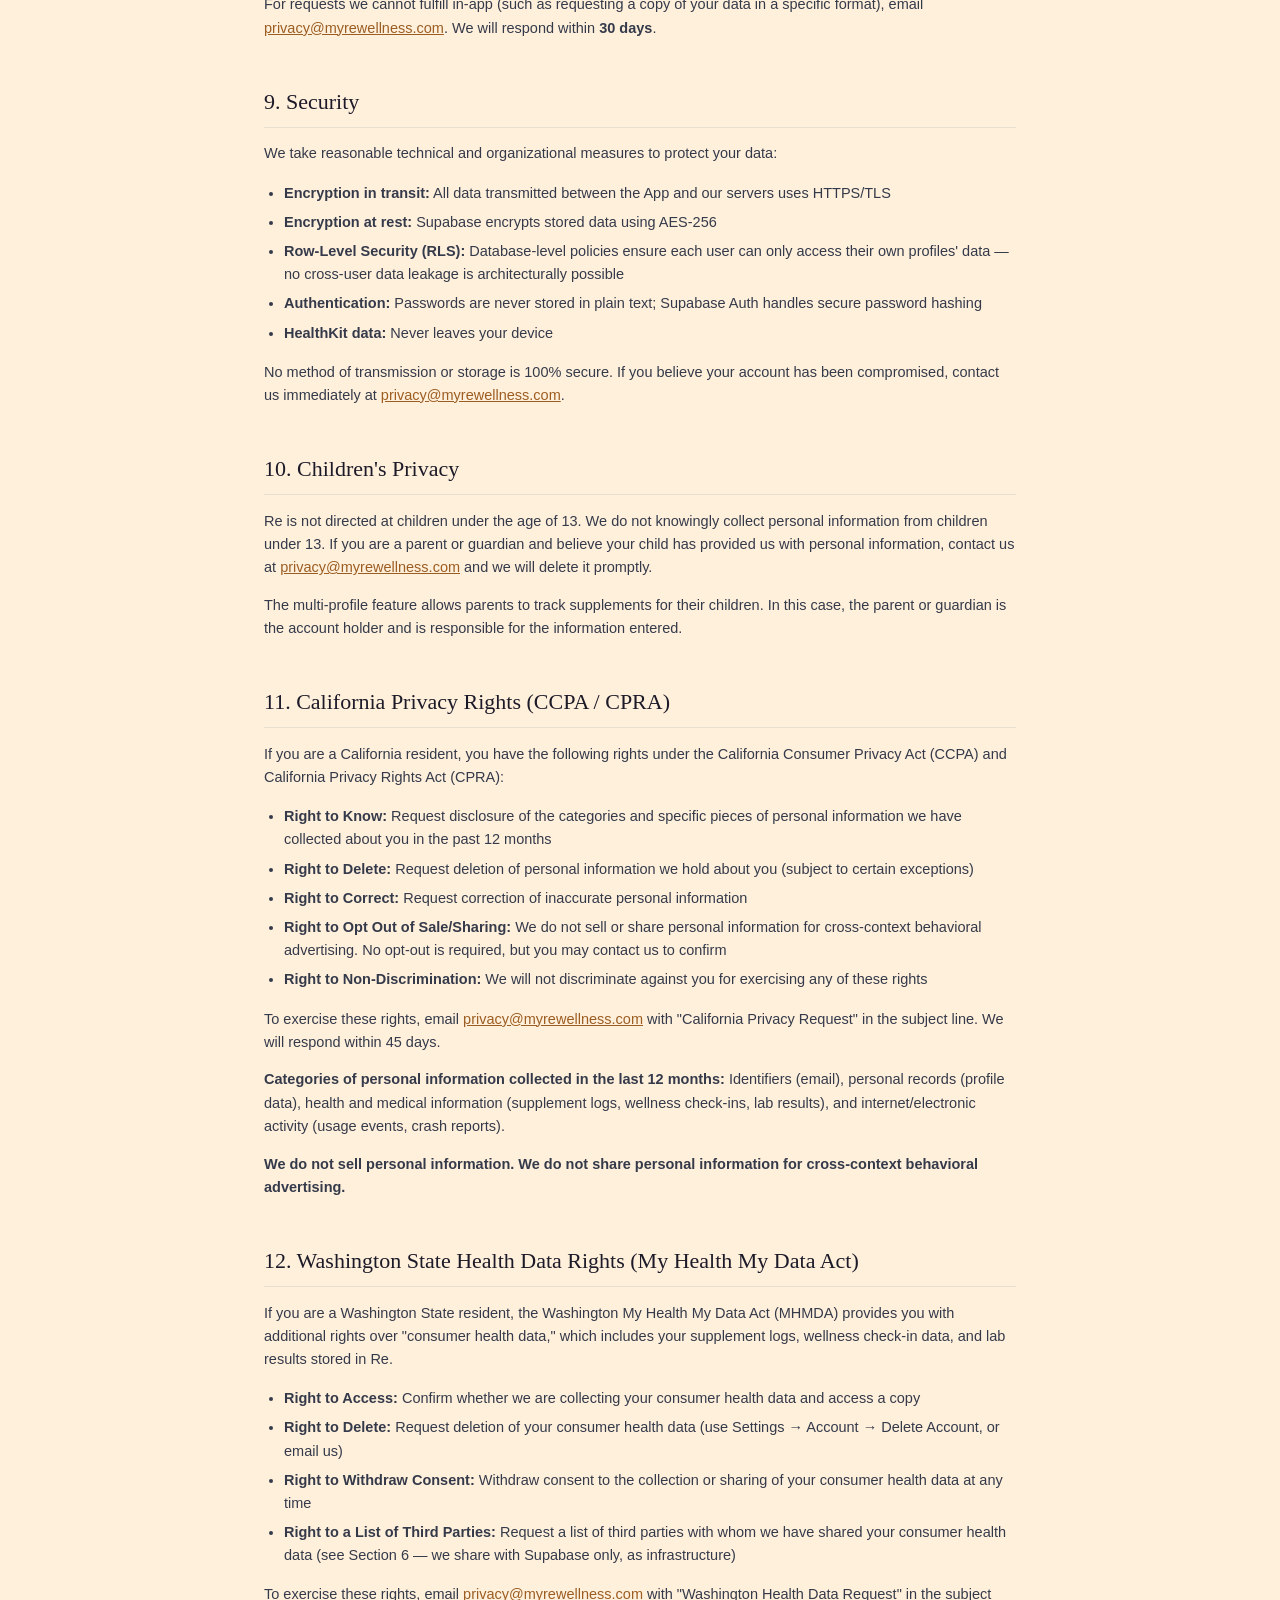
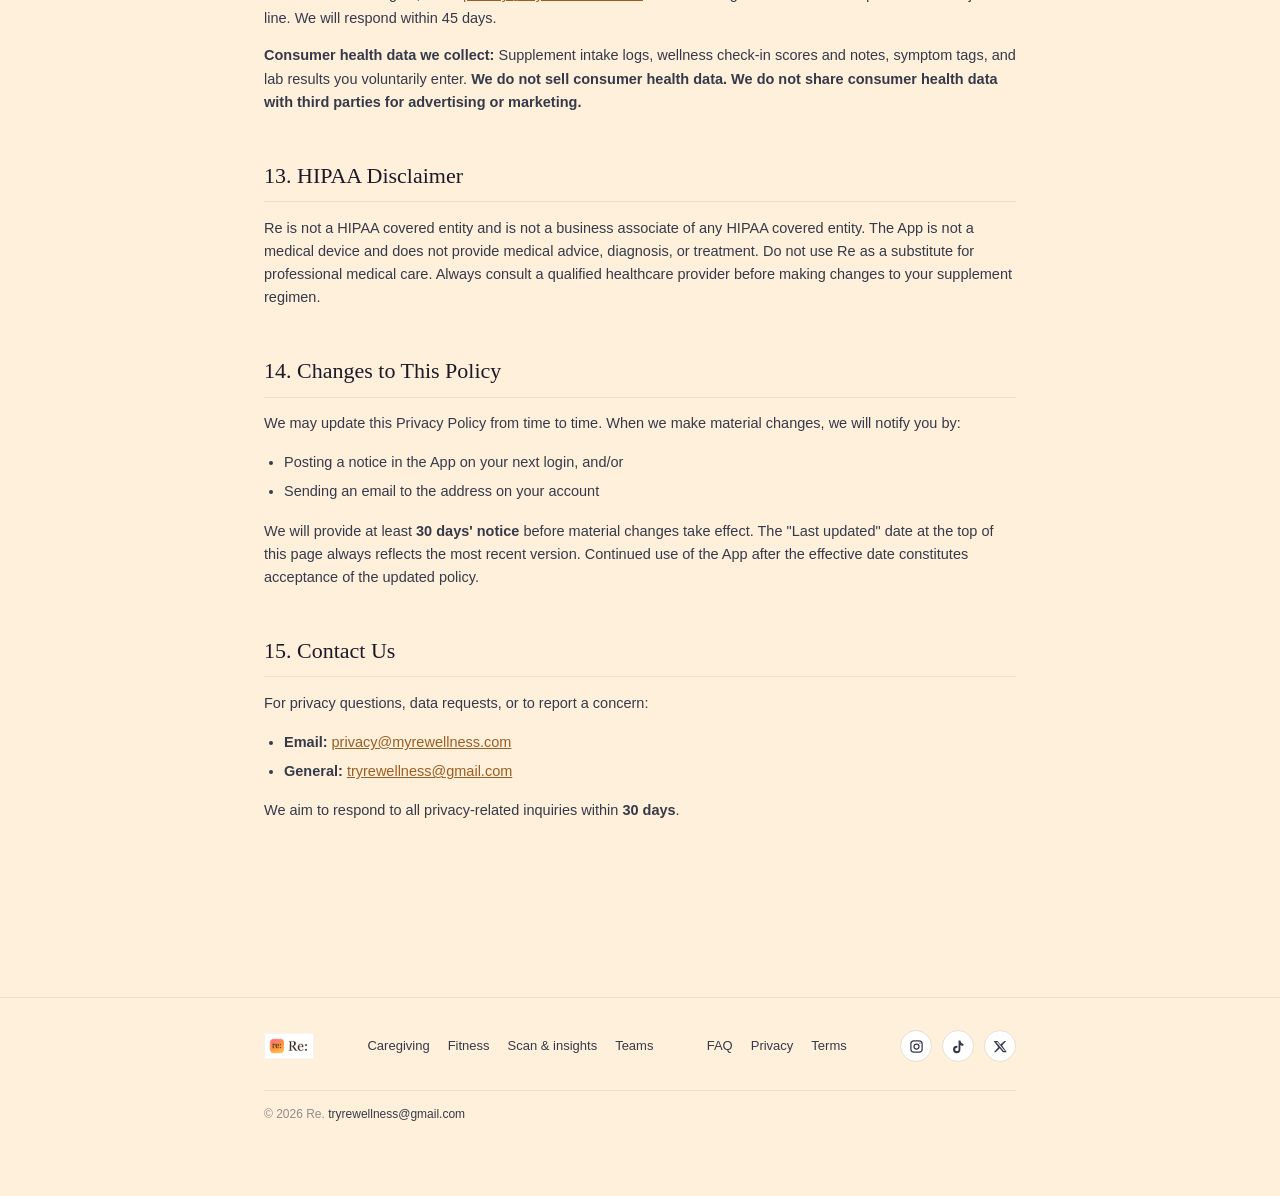
<file: privacy.html>
<!doctype html>
<html lang="en">
<head>
<meta charset="utf-8" />
<meta name="viewport" content="width=device-width, initial-scale=1" />
<title>Privacy Policy — Re</title>
<meta name="description" content="Re's privacy policy: what we collect, how we use it, and your rights over your data." />
<link rel="canonical" href="https://myrewellness.com/privacy.html" />
<link rel="icon" href="/favicon.svg" type="image/svg+xml" />
<link rel="stylesheet" href="/css/style.css" />
<meta property="og:type" content="website" />
<meta property="og:title" content="Privacy Policy — Re" />
<meta property="og:description" content="Re's privacy policy: what we collect, how we use it, and your rights over your data." />
<meta property="og:url" content="https://myrewellness.com/privacy.html" />
<meta property="og:image" content="https://myrewellness.com/og/home.png" />
<meta name="twitter:card" content="summary_large_image" />
<meta name="twitter:title" content="Privacy Policy — Re" />
<meta name="twitter:description" content="Re's privacy policy: what we collect, how we use it, and your rights over your data." />
<meta name="twitter:image" content="https://myrewellness.com/og/home.png" />
</head>
<body>

<header class="site-header">
  <div class="wrap">
    <a class="logo" href="/" aria-label="Re — home">
      <img src="/assets/img/logo-lockup.png" width="140" height="72" alt="Re" />
    </a>
    <nav class="main-nav" aria-label="Primary">
      <a href="/">Home</a>
      <span class="nav-features">
        <button type="button" aria-haspopup="true">Features <span class="caret">▾</span></button>
        <span class="dropdown">
          <a href="/features/caregiving.html">Caregiving</a>
          <a href="/features/fitness.html">Fitness &amp; wellness</a>
          <a href="/features/scan-insights.html">Scan &amp; insights</a>
          <a href="/features/teams.html">Teams</a>
        </span>
      </span>
      <a href="/blog/">Blog</a>
      <a href="/faq.html">FAQ</a>
    </nav>
    <a class="header-cta" href="/download.html">Join Re:</a>
  </div>
</header>

<main class="wrap legal">
  <div class="page-head">
    <h1>Privacy Policy</h1>
  </div>
  <div class="page-body">
    <p class="meta">
      Last updated: <strong>August 17, 2026</strong> &nbsp;·&nbsp;
      Effective date: <strong>August 17, 2026</strong>
    </p>

    <div class="highlight-box">
      <p><strong>Plain-English summary:</strong> Re stores your supplement logs, wellness check-ins, and profile data on secure servers to power the app. We never sell your data. We never use your health data for advertising. HealthKit data stays on your device and is only used to compute in-app insights. You can export or delete everything at any time.</p>
    </div>

    <h2>1. Who We Are</h2>
    <p>Re ("we," "us," "our") is a supplement tracking and wellness app operated by Devarshi Bhatt. If you have questions about this policy, contact us at <a href="mailto:privacy@myrewellness.com">privacy@myrewellness.com</a>.</p>
    <p>This Privacy Policy explains what personal information we collect when you use the Re mobile application ("App"), how we use it, who we share it with, and the rights you have over it. By using the App, you agree to the practices described here.</p>

    <h2>2. Information We Collect</h2>

    <h3>2.1 Account Information</h3>
    <p>When you create an account, we collect your <strong>email address</strong> and a <strong>hashed password</strong> (we never store your password in plain text). Authentication is handled by Supabase Auth.</p>

    <h3>2.2 Profile Information</h3>
    <p>For each profile you create in Re (your own or a family member's), we collect:</p>
    <ul>
      <li>Display name</li>
      <li>Age and biological sex (optional — used to personalize RDA-based insights)</li>
      <li>Health goals (optional — used to personalize the Insights tab)</li>
      <li>Profile photo (optional — stored in Supabase Storage)</li>
      <li>Relationship type (self, partner, parent, child, etc.)</li>
    </ul>

    <h3>2.3 Supplement and Schedule Data</h3>
    <p>We store everything you enter about your supplements: name, brand, form, dose amount and unit, schedule (days and times), and whether the supplement is active.</p>

    <h3>2.4 Daily Log Data</h3>
    <p>Each time you log your supplements, we store:</p>
    <ul>
      <li>Whether each supplement was taken or skipped</li>
      <li>The time it was taken (if logged)</li>
      <li>Skip reason and any personal notes you add</li>
      <li>The date of the log</li>
    </ul>

    <h3>2.5 Wellness Check-in Data</h3>
    <p>When you complete a daily check-in, we store your self-reported scores for energy, focus, mood, sleep quality, sleep hours, any symptom tags you select, and any free-text notes you write. This data is used to compute correlations between your supplement habits and how you feel.</p>

    <h3>2.6 Lab Results</h3>
    <p>If you choose to enter lab results (blood tests, biomarker panels, etc.), we store the test name, result value, unit, date of the test, and lab name.</p>

    <h3>2.7 Apple Health Data (Optional — iOS Only)</h3>
    <p>If you choose to connect Apple Health, we read the following data types <strong>on your device</strong> to compute correlations on the Insights tab:</p>
    <ul>
      <li><strong>Steps</strong> — daily step count</li>
      <li><strong>Sleep</strong> — sleep duration and staging</li>
      <li><strong>Heart Rate</strong> — resting and average heart rate</li>
      <li><strong>Heart Rate Variability (HRV)</strong></li>
      <li><strong>Blood Oxygen (SpO₂)</strong></li>
      <li><strong>Respiratory Rate</strong> — breaths per minute during sleep</li>
    </ul>
    <p><strong>This data is processed entirely on your device. It is never uploaded to our servers or shared with any third party.</strong> See Section 4 for Apple HealthKit-specific disclosures required by Apple.</p>

    <h3>2.8 Usage and Crash Data</h3>
    <p>We collect anonymous event data (e.g., "supplement logged," "check-in saved") through PostHog to understand how the app is used and improve it. We also use Sentry to collect crash reports, which may include device model, operating system version, app version, and the stack trace of the error. These do not contain your supplement or health data.</p>

    <h2>3. How We Use Your Information</h2>
    <table>
      <thead>
        <tr><th>Data</th><th>Purpose</th></tr>
      </thead>
      <tbody>
        <tr><td>Account data</td><td>Sign-in, authentication, account recovery</td></tr>
        <tr><td>Profile data</td><td>Personalize RDA recommendations and insights</td></tr>
        <tr><td>Supplement &amp; log data</td><td>Core app functionality — tracking adherence, streaks, history</td></tr>
        <tr><td>Wellness check-in data</td><td>Compute correlations between supplement habits and wellness outcomes</td></tr>
        <tr><td>Lab results</td><td>Display alongside supplement data; future deficiency analysis</td></tr>
        <tr><td>Apple Health data</td><td>On-device correlation with supplement logs on the Insights tab <em>only</em></td></tr>
        <tr><td>Usage events (PostHog)</td><td>Understand feature usage; improve the app</td></tr>
        <tr><td>Crash data (Sentry)</td><td>Detect and fix bugs</td></tr>
      </tbody>
    </table>

    <p><strong>We do not use any of your data for advertising, targeted marketing, or sale to third parties. We do not build advertising profiles. HealthKit data is never used for any purpose other than in-app insights.</strong></p>

    <h2>4. Apple HealthKit Disclosure</h2>
    <p>Re uses Apple's HealthKit framework on iOS. In compliance with Apple's guidelines, we disclose the following:</p>
    <ul>
      <li><strong>Data types read:</strong> Steps, Sleep, Heart Rate, HRV, Blood Oxygen, Respiratory Rate</li>
      <li><strong>Purpose:</strong> Exclusively to compute correlations between your supplement intake and health metrics on the Insights tab within the App</li>
      <li><strong>On-device only:</strong> HealthKit data is processed locally on your iPhone. It is never transmitted to our servers, never stored in our database, and never included in data exports</li>
      <li><strong>Not used for advertising:</strong> HealthKit data is never used for advertising, marketing, or sold to or shared with third parties for any commercial purpose</li>
      <li><strong>User control:</strong> You can revoke Re's access to Apple Health at any time via iOS Settings → Health → Data Access &amp; Devices → Re. Revoking access disables HealthKit-based correlations but does not affect any other app functionality</li>
    </ul>

    <h2>5. Multi-Profile and Caregiver Data</h2>
    <p>Re supports multiple profiles, allowing you to track supplements for family members or people in your care. If you create profiles for others:</p>
    <ul>
      <li>You are responsible for obtaining that person's consent (or their parent/guardian's consent if they are a minor) before entering their health data</li>
      <li>Their data is governed by this same Privacy Policy</li>
      <li>Deleting your account will delete all profiles associated with it</li>
    </ul>

    <h2>6. Third Parties We Work With</h2>
    <p>We share data with third parties only as described below. We do not sell personal information to third parties.</p>

    <h3>6.1 Supabase</h3>
    <p>We use <a href="https://supabase.com" target="_blank" rel="noopener">Supabase</a> as our database, authentication, and file storage provider. All app data (profiles, supplements, logs, check-ins, lab results) is stored on Supabase's infrastructure, hosted on Amazon Web Services (AWS) in the United States. Supabase processes data on our behalf under a <a href="https://supabase.com/legal/dpa" target="_blank" rel="noopener">Data Processing Addendum</a>. Supabase does not use your data for its own purposes.</p>

    <h3>6.2 PostHog</h3>
    <p>We use <a href="https://posthog.com" target="_blank" rel="noopener">PostHog</a> for product analytics. PostHog receives anonymous usage events (e.g., "supplement_taken," "checkin_saved") associated with an anonymous user ID. No supplement names, health scores, or personal profile data are included in these events. You can opt out of PostHog analytics by contacting us at <a href="mailto:privacy@myrewellness.com">privacy@myrewellness.com</a>.</p>

    <h3>6.3 Sentry</h3>
    <p>We use <a href="https://sentry.io" target="_blank" rel="noopener">Sentry</a> for crash reporting and error monitoring. Sentry receives crash reports that include device model, OS version, app version, and error stack traces. These do not contain your health, supplement, or profile data.</p>

    <h3>6.4 NIH Dietary Supplement Label Database (DSLD)</h3>
    <p>When you search for supplements, the App queries the <a href="https://dsld.od.nih.gov" target="_blank" rel="noopener">NIH DSLD API</a>. Only your search query text is sent to this API — no account or profile data is transmitted.</p>

    <h3>6.5 Legal Disclosure</h3>
    <p>We may disclose your information if required by law, court order, or governmental authority, or to protect the rights, property, or safety of Re, our users, or the public.</p>

    <h2>7. Data Retention</h2>
    <ul>
      <li><strong>Active accounts:</strong> Your data is retained for as long as your account remains active.</li>
      <li><strong>Deleted accounts:</strong> When you delete your account, your personal data is permanently deleted from our production database within <strong>30 days</strong>.</li>
      <li><strong>Backups:</strong> Encrypted database backups may retain your data for up to <strong>30 additional days</strong> after deletion before being overwritten.</li>
      <li><strong>Analytics events (PostHog):</strong> Anonymous event data may be retained for up to 2 years.</li>
      <li><strong>Crash reports (Sentry):</strong> Retained for 90 days.</li>
      <li><strong>Export before deletion:</strong> We strongly encourage you to export your data (Settings → Data &amp; Export) before deleting your account, as deletion is permanent and irreversible.</li>
    </ul>

    <h2>8. Your Rights and Choices</h2>
    <p>You have the following controls over your data, available directly in the App:</p>
    <ul>
      <li><strong>Access &amp; Export:</strong> Export all your data at any time via Settings → Data &amp; Export (PDF, CSV, or JSON)</li>
      <li><strong>Correct:</strong> Edit your profile, supplements, and logs directly in the App</li>
      <li><strong>Delete your account:</strong> Settings → Account → Delete Account permanently deletes all your data</li>
      <li><strong>Revoke HealthKit access:</strong> iOS Settings → Health → Data Access &amp; Devices → Re</li>
      <li><strong>Notification opt-out:</strong> Settings → Notifications, or iOS Settings → Notifications → Re</li>
      <li><strong>Analytics opt-out:</strong> Email <a href="mailto:privacy@myrewellness.com">privacy@myrewellness.com</a> to opt out of PostHog event tracking</li>
    </ul>
    <p>For requests we cannot fulfill in-app (such as requesting a copy of your data in a specific format), email <a href="mailto:privacy@myrewellness.com">privacy@myrewellness.com</a>. We will respond within <strong>30 days</strong>.</p>

    <h2>9. Security</h2>
    <p>We take reasonable technical and organizational measures to protect your data:</p>
    <ul>
      <li><strong>Encryption in transit:</strong> All data transmitted between the App and our servers uses HTTPS/TLS</li>
      <li><strong>Encryption at rest:</strong> Supabase encrypts stored data using AES-256</li>
      <li><strong>Row-Level Security (RLS):</strong> Database-level policies ensure each user can only access their own profiles' data — no cross-user data leakage is architecturally possible</li>
      <li><strong>Authentication:</strong> Passwords are never stored in plain text; Supabase Auth handles secure password hashing</li>
      <li><strong>HealthKit data:</strong> Never leaves your device</li>
    </ul>
    <p>No method of transmission or storage is 100% secure. If you believe your account has been compromised, contact us immediately at <a href="mailto:privacy@myrewellness.com">privacy@myrewellness.com</a>.</p>

    <h2>10. Children's Privacy</h2>
    <p>Re is not directed at children under the age of 13. We do not knowingly collect personal information from children under 13. If you are a parent or guardian and believe your child has provided us with personal information, contact us at <a href="mailto:privacy@myrewellness.com">privacy@myrewellness.com</a> and we will delete it promptly.</p>
    <p>The multi-profile feature allows parents to track supplements for their children. In this case, the parent or guardian is the account holder and is responsible for the information entered.</p>

    <h2>11. California Privacy Rights (CCPA / CPRA)</h2>
    <p>If you are a California resident, you have the following rights under the California Consumer Privacy Act (CCPA) and California Privacy Rights Act (CPRA):</p>
    <ul>
      <li><strong>Right to Know:</strong> Request disclosure of the categories and specific pieces of personal information we have collected about you in the past 12 months</li>
      <li><strong>Right to Delete:</strong> Request deletion of personal information we hold about you (subject to certain exceptions)</li>
      <li><strong>Right to Correct:</strong> Request correction of inaccurate personal information</li>
      <li><strong>Right to Opt Out of Sale/Sharing:</strong> We do not sell or share personal information for cross-context behavioral advertising. No opt-out is required, but you may contact us to confirm</li>
      <li><strong>Right to Non-Discrimination:</strong> We will not discriminate against you for exercising any of these rights</li>
    </ul>
    <p>To exercise these rights, email <a href="mailto:privacy@myrewellness.com">privacy@myrewellness.com</a> with "California Privacy Request" in the subject line. We will respond within 45 days.</p>
    <p><strong>Categories of personal information collected in the last 12 months:</strong> Identifiers (email), personal records (profile data), health and medical information (supplement logs, wellness check-ins, lab results), and internet/electronic activity (usage events, crash reports).</p>
    <p><strong>We do not sell personal information. We do not share personal information for cross-context behavioral advertising.</strong></p>

    <h2>12. Washington State Health Data Rights (My Health My Data Act)</h2>
    <p>If you are a Washington State resident, the Washington My Health My Data Act (MHMDA) provides you with additional rights over "consumer health data," which includes your supplement logs, wellness check-in data, and lab results stored in Re.</p>
    <ul>
      <li><strong>Right to Access:</strong> Confirm whether we are collecting your consumer health data and access a copy</li>
      <li><strong>Right to Delete:</strong> Request deletion of your consumer health data (use Settings → Account → Delete Account, or email us)</li>
      <li><strong>Right to Withdraw Consent:</strong> Withdraw consent to the collection or sharing of your consumer health data at any time</li>
      <li><strong>Right to a List of Third Parties:</strong> Request a list of third parties with whom we have shared your consumer health data (see Section 6 — we share with Supabase only, as infrastructure)</li>
    </ul>
    <p>To exercise these rights, email <a href="mailto:privacy@myrewellness.com">privacy@myrewellness.com</a> with "Washington Health Data Request" in the subject line. We will respond within 45 days.</p>
    <p><strong>Consumer health data we collect:</strong> Supplement intake logs, wellness check-in scores and notes, symptom tags, and lab results you voluntarily enter. <strong>We do not sell consumer health data. We do not share consumer health data with third parties for advertising or marketing.</strong></p>

    <h2>13. HIPAA Disclaimer</h2>
    <p>Re is not a HIPAA covered entity and is not a business associate of any HIPAA covered entity. The App is not a medical device and does not provide medical advice, diagnosis, or treatment. Do not use Re as a substitute for professional medical care. Always consult a qualified healthcare provider before making changes to your supplement regimen.</p>

    <h2>14. Changes to This Policy</h2>
    <p>We may update this Privacy Policy from time to time. When we make material changes, we will notify you by:</p>
    <ul>
      <li>Posting a notice in the App on your next login, and/or</li>
      <li>Sending an email to the address on your account</li>
    </ul>
    <p>We will provide at least <strong>30 days' notice</strong> before material changes take effect. The "Last updated" date at the top of this page always reflects the most recent version. Continued use of the App after the effective date constitutes acceptance of the updated policy.</p>

    <h2>15. Contact Us</h2>
    <p>For privacy questions, data requests, or to report a concern:</p>
    <ul>
      <li><strong>Email:</strong> <a href="mailto:privacy@myrewellness.com">privacy@myrewellness.com</a></li>
      <li><strong>General:</strong> <a href="mailto:tryrewellness@gmail.com">tryrewellness@gmail.com</a></li>
    </ul>
    <p>We aim to respond to all privacy-related inquiries within <strong>30 days</strong>.</p>
  </div>
</main>

<footer class="site-footer">
  <div class="wrap">
    <div class="f-brand"><img src="/assets/img/logo-lockup.png" width="90" height="46" alt="Re" loading="lazy" /></div>
    <nav aria-label="Features">
      <a href="/features/caregiving.html">Caregiving</a>
      <a href="/features/fitness.html">Fitness</a>
      <a href="/features/scan-insights.html">Scan &amp; insights</a>
      <a href="/features/teams.html">Teams</a>
    </nav>
    <nav aria-label="Site">
      <a href="/faq.html">FAQ</a>
      <a href="/privacy.html">Privacy</a>
      <a href="/terms.html">Terms</a>
    </nav>
    <!-- TODO: swap href="#" for real profile links once available -->
    <div class="social-row" aria-label="Follow Re">
      <a href="#" aria-label="Instagram"><svg viewBox="0 0 24 24" fill="none" stroke="currentColor" stroke-width="2" aria-hidden="true"><rect x="3" y="3" width="18" height="18" rx="5"/><circle cx="12" cy="12" r="4"/><circle cx="17.5" cy="6.5" r="1" fill="currentColor" stroke="none"/></svg></a>
      <a href="#" aria-label="TikTok"><svg viewBox="0 0 24 24" fill="currentColor" aria-hidden="true"><path d="M16.6 5.82c-.9-.86-1.4-2.03-1.4-3.32h-3.1v14.16c0 1.5-1.22 2.72-2.72 2.72a2.72 2.72 0 0 1 0-5.44c.27 0 .53.04.78.11V10.9a5.9 5.9 0 0 0-.78-.05A5.87 5.87 0 0 0 3.3 16.72 5.87 5.87 0 0 0 9.17 22.6a5.87 5.87 0 0 0 5.87-5.88V9.4a8.2 8.2 0 0 0 4.8 1.54V7.85a4.85 4.85 0 0 1-3.24-2.03z"/></svg></a>
      <a href="#" aria-label="X (Twitter)"><svg viewBox="0 0 24 24" fill="currentColor" aria-hidden="true"><path d="M18.24 3H21l-6.5 7.43L22 21h-6.24l-4.88-6.4L4.24 21H1.5l6.95-7.94L1 3h6.4l4.4 5.85L18.24 3zM17.1 19.13h1.86L7.06 4.78H5.06L17.1 19.13z"/></svg></a>
    </div>
    <p class="f-copy">&copy; 2026 Re. <a href="mailto:tryrewellness@gmail.com">tryrewellness@gmail.com</a></p>
  </div>
</footer>

<div class="sticky-bar" aria-label="Download Re">
  <div class="wrap">
    <div class="sb-brand"><img src="/favicon.svg" width="22" height="22" alt="" /><span>Re: you, tomorrow.</span></div>
    <div class="sb-badges">
      <a class="store-badge" href="/download.html">App Store</a>
    </div>
  </div>
</div>
<script src="/js/sticky-bar.js" defer></script>

</body>
</html>
</file>
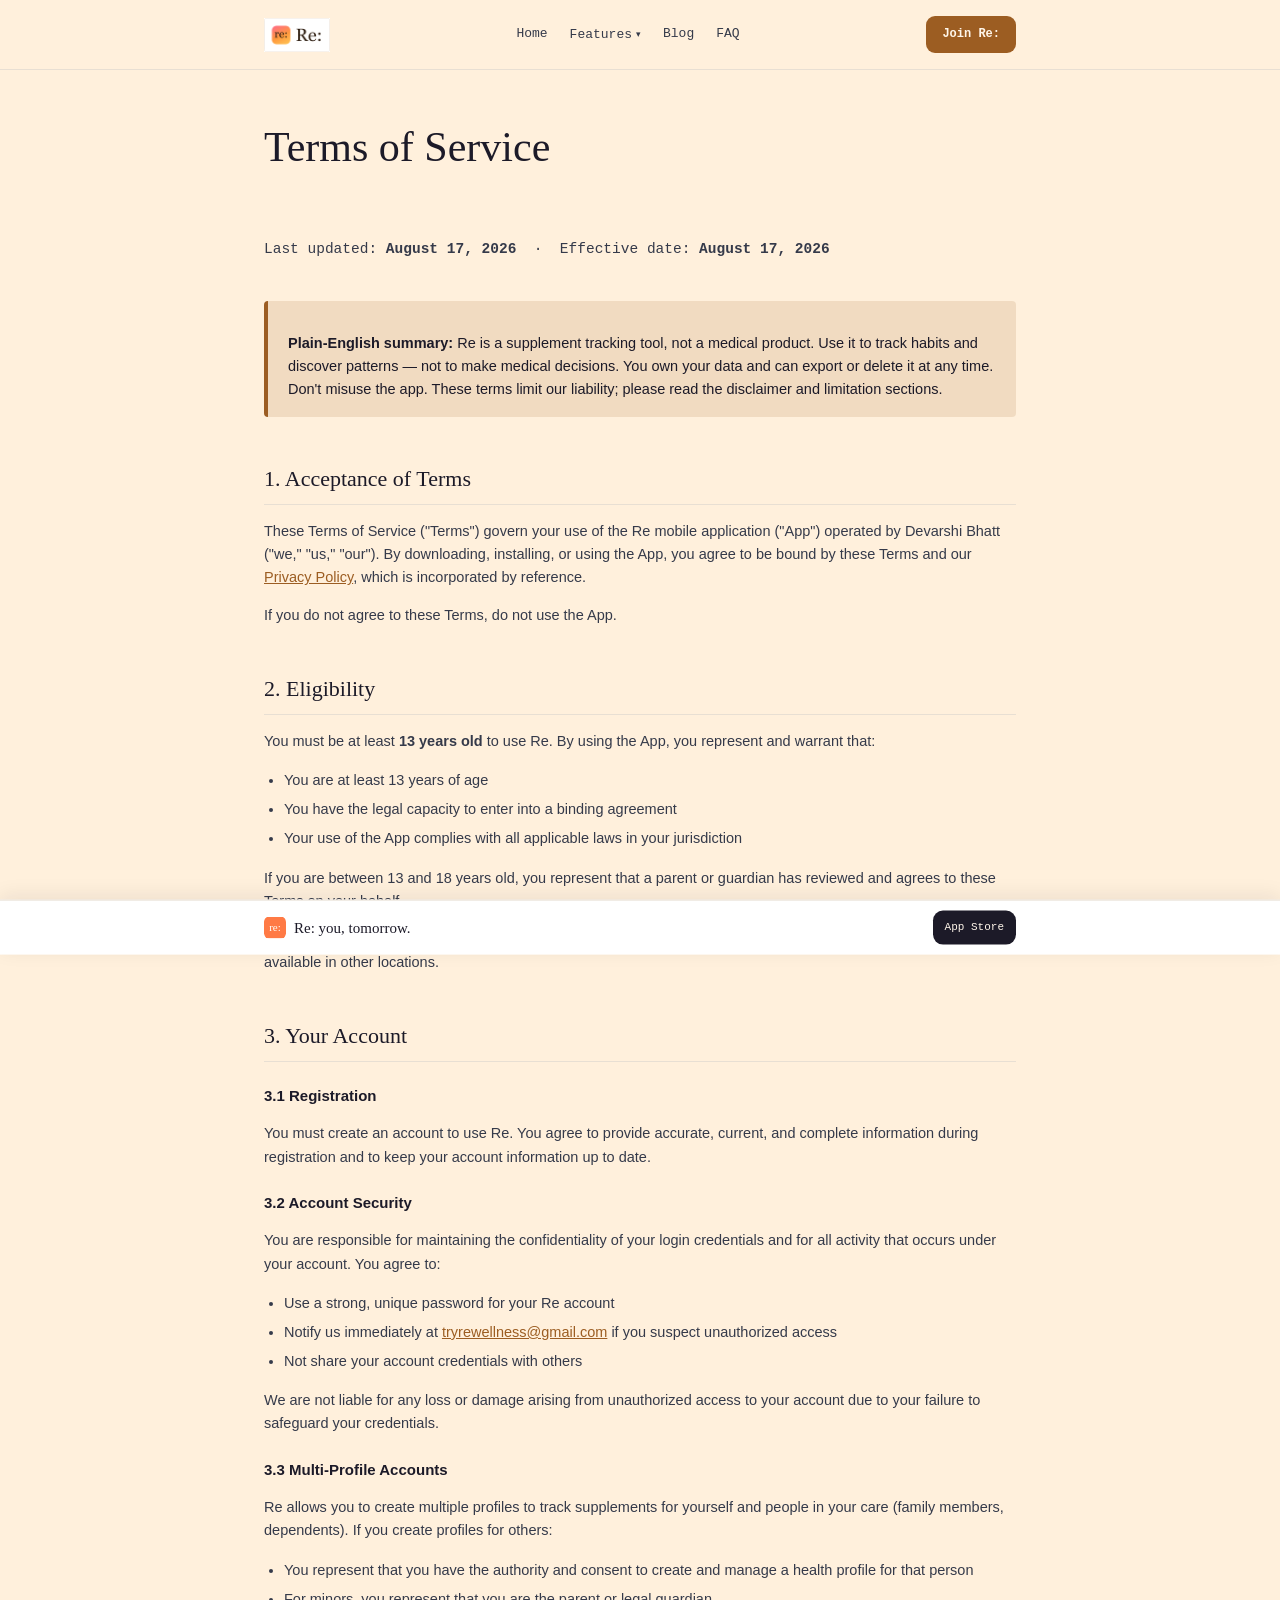
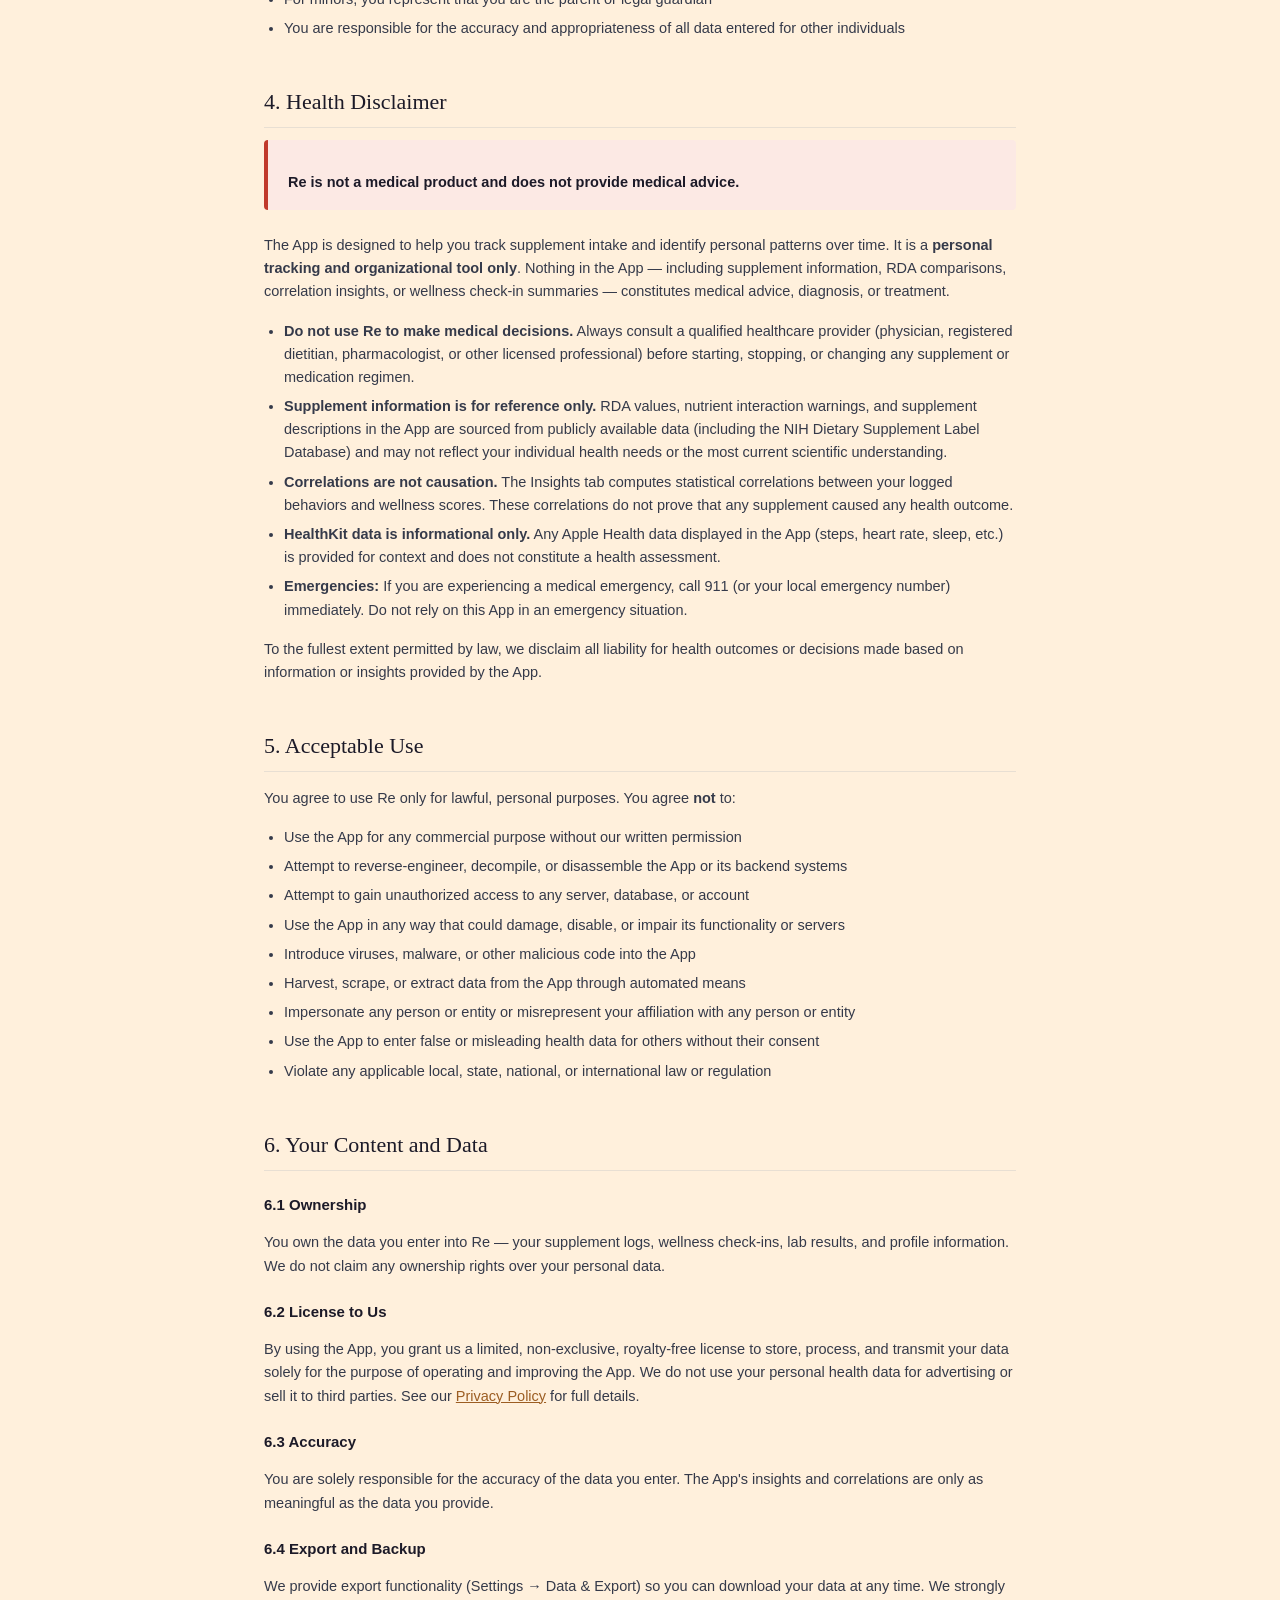
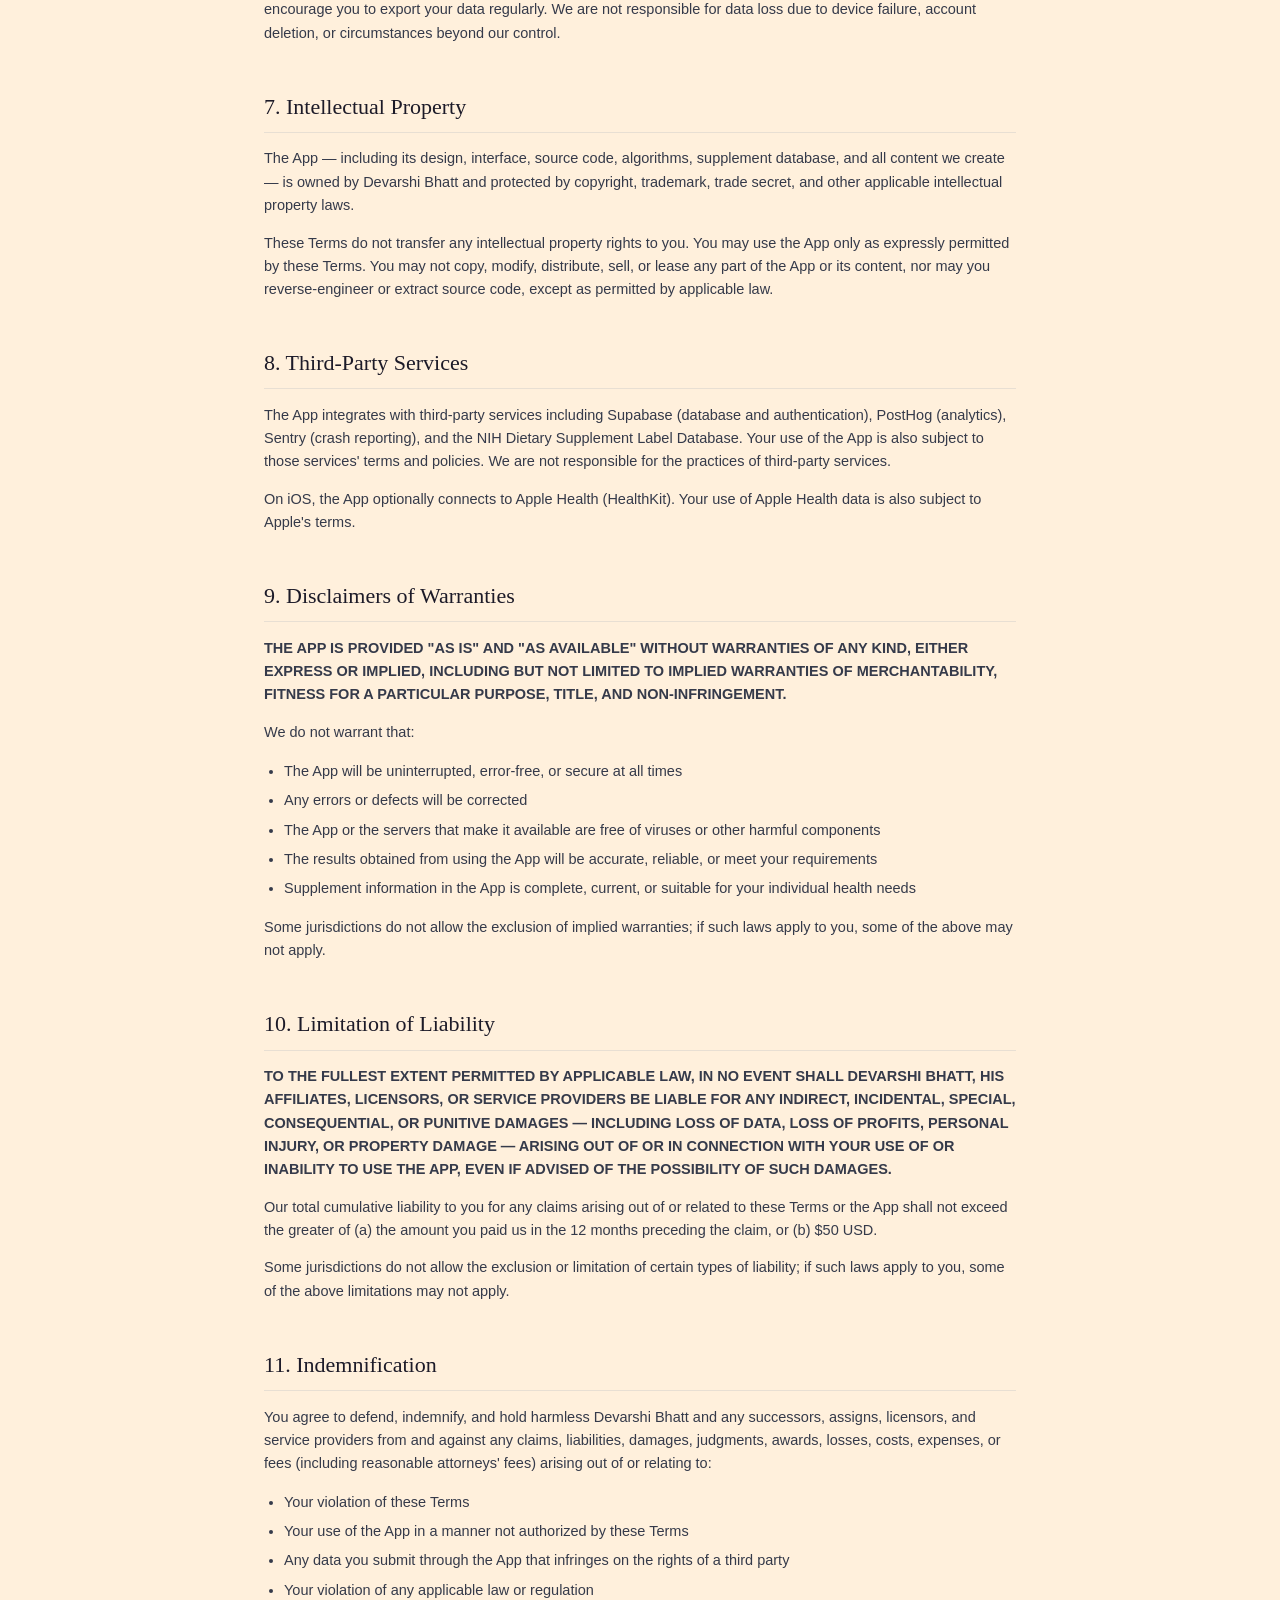
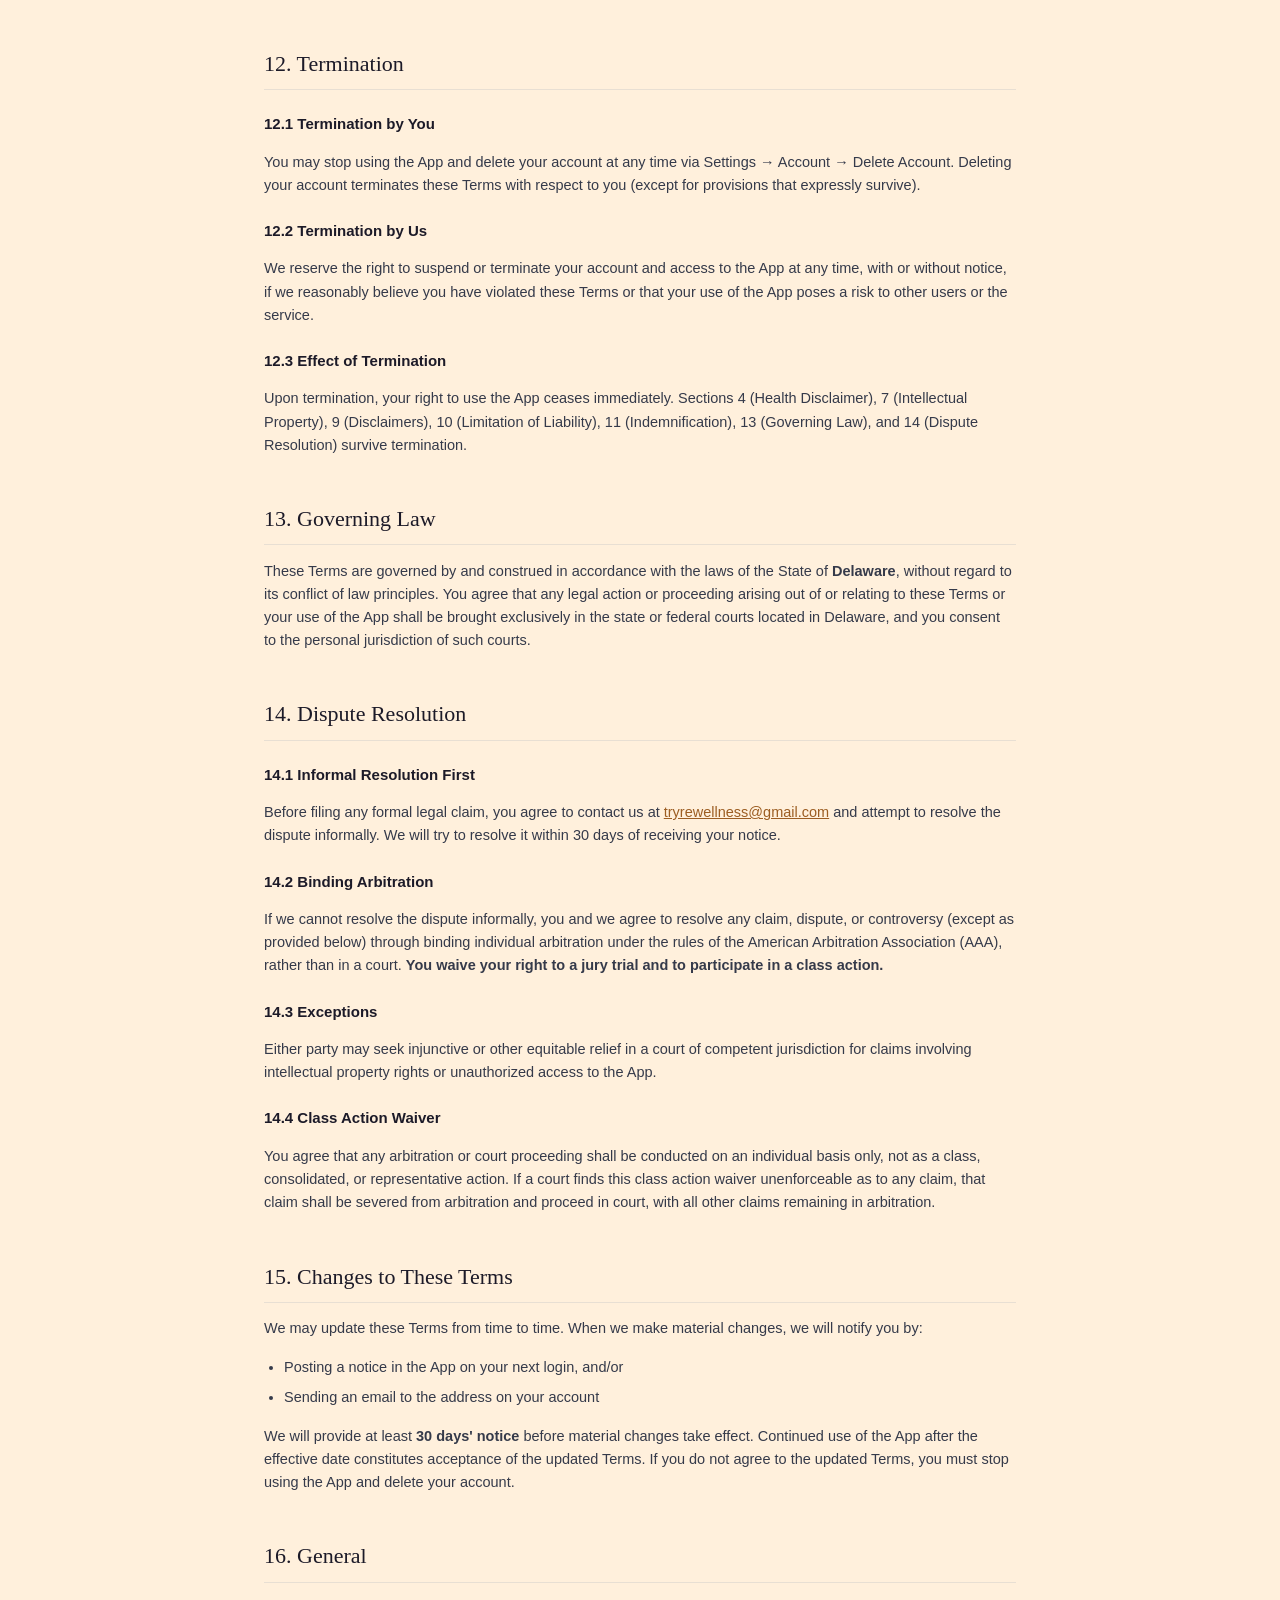
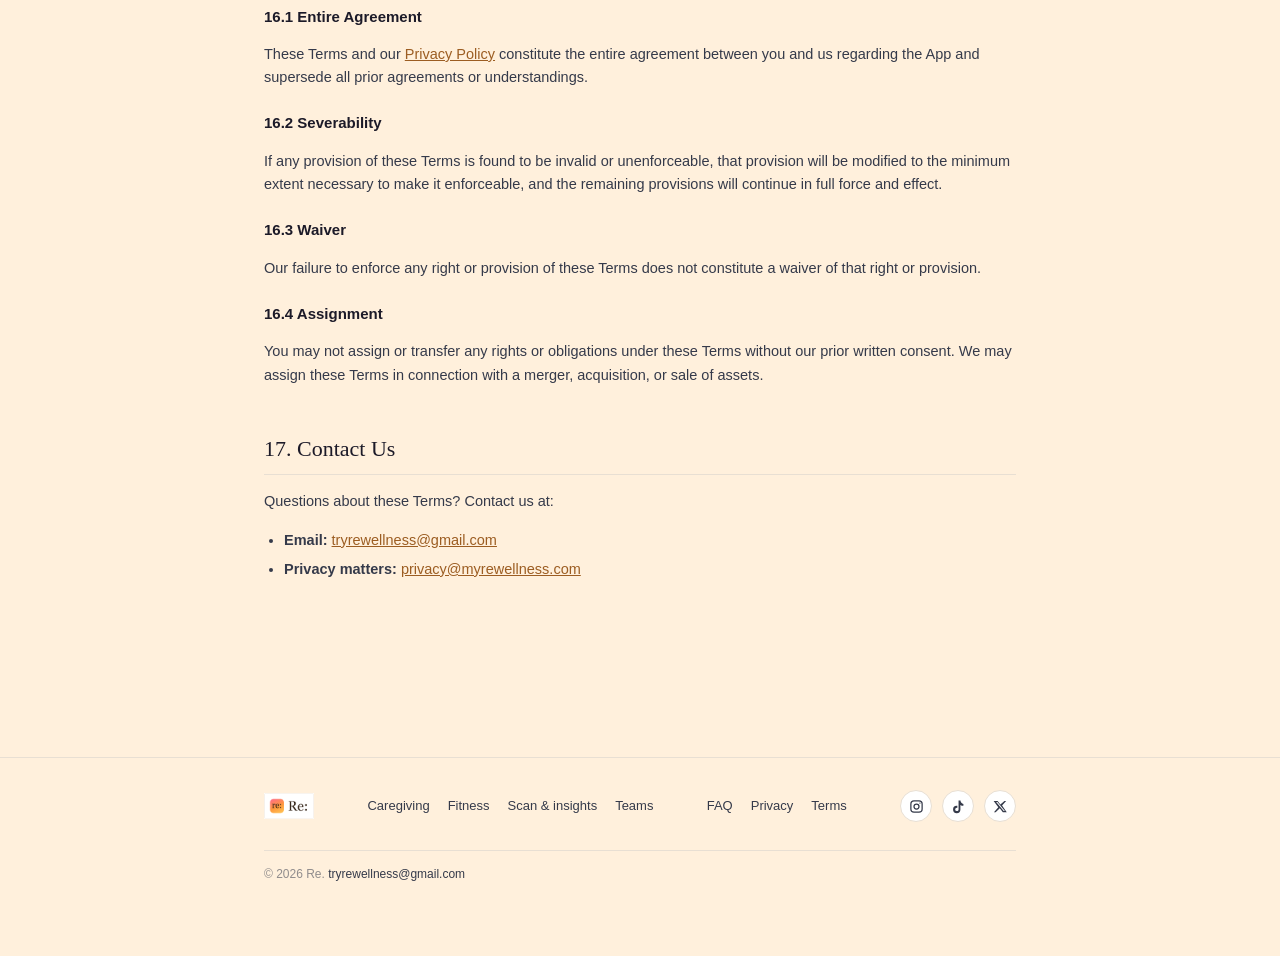
<file: terms.html>
<!doctype html>
<html lang="en">
<head>
<meta charset="utf-8" />
<meta name="viewport" content="width=device-width, initial-scale=1" />
<title>Terms of Service — Re</title>
<meta name="description" content="Re's terms of service." />
<link rel="canonical" href="https://myrewellness.com/terms.html" />
<link rel="icon" href="/favicon.svg" type="image/svg+xml" />
<link rel="stylesheet" href="/css/style.css" />
<meta property="og:type" content="website" />
<meta property="og:title" content="Terms of Service — Re" />
<meta property="og:description" content="Re's terms of service." />
<meta property="og:url" content="https://myrewellness.com/terms.html" />
<meta property="og:image" content="https://myrewellness.com/og/home.png" />
<meta name="twitter:card" content="summary_large_image" />
<meta name="twitter:title" content="Terms of Service — Re" />
<meta name="twitter:description" content="Re's terms of service." />
<meta name="twitter:image" content="https://myrewellness.com/og/home.png" />
</head>
<body>

<header class="site-header">
  <div class="wrap">
    <a class="logo" href="/" aria-label="Re — home">
      <img src="/assets/img/logo-lockup.png" width="140" height="72" alt="Re" />
    </a>
    <nav class="main-nav" aria-label="Primary">
      <a href="/">Home</a>
      <span class="nav-features">
        <button type="button" aria-haspopup="true">Features <span class="caret">▾</span></button>
        <span class="dropdown">
          <a href="/features/caregiving.html">Caregiving</a>
          <a href="/features/fitness.html">Fitness &amp; wellness</a>
          <a href="/features/scan-insights.html">Scan &amp; insights</a>
          <a href="/features/teams.html">Teams</a>
        </span>
      </span>
      <a href="/blog/">Blog</a>
      <a href="/faq.html">FAQ</a>
    </nav>
    <a class="header-cta" href="/download.html">Join Re:</a>
  </div>
</header>

<main class="wrap legal">
  <div class="page-head">
    <h1>Terms of Service</h1>
  </div>
  <div class="page-body">
    <p class="meta">
      Last updated: <strong>August 17, 2026</strong> &nbsp;·&nbsp;
      Effective date: <strong>August 17, 2026</strong>
    </p>

    <div class="highlight-box">
      <p><strong>Plain-English summary:</strong> Re is a supplement tracking tool, not a medical product. Use it to track habits and discover patterns — not to make medical decisions. You own your data and can export or delete it at any time. Don't misuse the app. These terms limit our liability; please read the disclaimer and limitation sections.</p>
    </div>

    <h2>1. Acceptance of Terms</h2>
    <p>These Terms of Service ("Terms") govern your use of the Re mobile application ("App") operated by Devarshi Bhatt ("we," "us," "our"). By downloading, installing, or using the App, you agree to be bound by these Terms and our <a href="/privacy.html">Privacy Policy</a>, which is incorporated by reference.</p>
    <p>If you do not agree to these Terms, do not use the App.</p>

    <h2>2. Eligibility</h2>
    <p>You must be at least <strong>13 years old</strong> to use Re. By using the App, you represent and warrant that:</p>
    <ul>
      <li>You are at least 13 years of age</li>
      <li>You have the legal capacity to enter into a binding agreement</li>
      <li>Your use of the App complies with all applicable laws in your jurisdiction</li>
    </ul>
    <p>If you are between 13 and 18 years old, you represent that a parent or guardian has reviewed and agrees to these Terms on your behalf.</p>
    <p>Re is currently intended for users in the United States. We make no representation that the App is appropriate or available in other locations.</p>

    <h2>3. Your Account</h2>
    <h3>3.1 Registration</h3>
    <p>You must create an account to use Re. You agree to provide accurate, current, and complete information during registration and to keep your account information up to date.</p>

    <h3>3.2 Account Security</h3>
    <p>You are responsible for maintaining the confidentiality of your login credentials and for all activity that occurs under your account. You agree to:</p>
    <ul>
      <li>Use a strong, unique password for your Re account</li>
      <li>Notify us immediately at <a href="mailto:tryrewellness@gmail.com">tryrewellness@gmail.com</a> if you suspect unauthorized access</li>
      <li>Not share your account credentials with others</li>
    </ul>
    <p>We are not liable for any loss or damage arising from unauthorized access to your account due to your failure to safeguard your credentials.</p>

    <h3>3.3 Multi-Profile Accounts</h3>
    <p>Re allows you to create multiple profiles to track supplements for yourself and people in your care (family members, dependents). If you create profiles for others:</p>
    <ul>
      <li>You represent that you have the authority and consent to create and manage a health profile for that person</li>
      <li>For minors, you represent that you are the parent or legal guardian</li>
      <li>You are responsible for the accuracy and appropriateness of all data entered for other individuals</li>
    </ul>

    <h2>4. Health Disclaimer</h2>

    <div class="warning-box">
      <p><strong>Re is not a medical product and does not provide medical advice.</strong></p>
    </div>

    <p>The App is designed to help you track supplement intake and identify personal patterns over time. It is a <strong>personal tracking and organizational tool only</strong>. Nothing in the App — including supplement information, RDA comparisons, correlation insights, or wellness check-in summaries — constitutes medical advice, diagnosis, or treatment.</p>

    <ul>
      <li><strong>Do not use Re to make medical decisions.</strong> Always consult a qualified healthcare provider (physician, registered dietitian, pharmacologist, or other licensed professional) before starting, stopping, or changing any supplement or medication regimen.</li>
      <li><strong>Supplement information is for reference only.</strong> RDA values, nutrient interaction warnings, and supplement descriptions in the App are sourced from publicly available data (including the NIH Dietary Supplement Label Database) and may not reflect your individual health needs or the most current scientific understanding.</li>
      <li><strong>Correlations are not causation.</strong> The Insights tab computes statistical correlations between your logged behaviors and wellness scores. These correlations do not prove that any supplement caused any health outcome.</li>
      <li><strong>HealthKit data is informational only.</strong> Any Apple Health data displayed in the App (steps, heart rate, sleep, etc.) is provided for context and does not constitute a health assessment.</li>
      <li><strong>Emergencies:</strong> If you are experiencing a medical emergency, call 911 (or your local emergency number) immediately. Do not rely on this App in an emergency situation.</li>
    </ul>

    <p>To the fullest extent permitted by law, we disclaim all liability for health outcomes or decisions made based on information or insights provided by the App.</p>

    <h2>5. Acceptable Use</h2>
    <p>You agree to use Re only for lawful, personal purposes. You agree <strong>not</strong> to:</p>
    <ul>
      <li>Use the App for any commercial purpose without our written permission</li>
      <li>Attempt to reverse-engineer, decompile, or disassemble the App or its backend systems</li>
      <li>Attempt to gain unauthorized access to any server, database, or account</li>
      <li>Use the App in any way that could damage, disable, or impair its functionality or servers</li>
      <li>Introduce viruses, malware, or other malicious code into the App</li>
      <li>Harvest, scrape, or extract data from the App through automated means</li>
      <li>Impersonate any person or entity or misrepresent your affiliation with any person or entity</li>
      <li>Use the App to enter false or misleading health data for others without their consent</li>
      <li>Violate any applicable local, state, national, or international law or regulation</li>
    </ul>

    <h2>6. Your Content and Data</h2>
    <h3>6.1 Ownership</h3>
    <p>You own the data you enter into Re — your supplement logs, wellness check-ins, lab results, and profile information. We do not claim any ownership rights over your personal data.</p>

    <h3>6.2 License to Us</h3>
    <p>By using the App, you grant us a limited, non-exclusive, royalty-free license to store, process, and transmit your data solely for the purpose of operating and improving the App. We do not use your personal health data for advertising or sell it to third parties. See our <a href="/privacy.html">Privacy Policy</a> for full details.</p>

    <h3>6.3 Accuracy</h3>
    <p>You are solely responsible for the accuracy of the data you enter. The App's insights and correlations are only as meaningful as the data you provide.</p>

    <h3>6.4 Export and Backup</h3>
    <p>We provide export functionality (Settings → Data &amp; Export) so you can download your data at any time. We strongly encourage you to export your data regularly. We are not responsible for data loss due to device failure, account deletion, or circumstances beyond our control.</p>

    <h2>7. Intellectual Property</h2>
    <p>The App — including its design, interface, source code, algorithms, supplement database, and all content we create — is owned by Devarshi Bhatt and protected by copyright, trademark, trade secret, and other applicable intellectual property laws.</p>
    <p>These Terms do not transfer any intellectual property rights to you. You may use the App only as expressly permitted by these Terms. You may not copy, modify, distribute, sell, or lease any part of the App or its content, nor may you reverse-engineer or extract source code, except as permitted by applicable law.</p>

    <h2>8. Third-Party Services</h2>
    <p>The App integrates with third-party services including Supabase (database and authentication), PostHog (analytics), Sentry (crash reporting), and the NIH Dietary Supplement Label Database. Your use of the App is also subject to those services' terms and policies. We are not responsible for the practices of third-party services.</p>
    <p>On iOS, the App optionally connects to Apple Health (HealthKit). Your use of Apple Health data is also subject to Apple's terms.</p>

    <h2>9. Disclaimers of Warranties</h2>
    <p><strong>THE APP IS PROVIDED "AS IS" AND "AS AVAILABLE" WITHOUT WARRANTIES OF ANY KIND, EITHER EXPRESS OR IMPLIED, INCLUDING BUT NOT LIMITED TO IMPLIED WARRANTIES OF MERCHANTABILITY, FITNESS FOR A PARTICULAR PURPOSE, TITLE, AND NON-INFRINGEMENT.</strong></p>
    <p>We do not warrant that:</p>
    <ul>
      <li>The App will be uninterrupted, error-free, or secure at all times</li>
      <li>Any errors or defects will be corrected</li>
      <li>The App or the servers that make it available are free of viruses or other harmful components</li>
      <li>The results obtained from using the App will be accurate, reliable, or meet your requirements</li>
      <li>Supplement information in the App is complete, current, or suitable for your individual health needs</li>
    </ul>
    <p>Some jurisdictions do not allow the exclusion of implied warranties; if such laws apply to you, some of the above may not apply.</p>

    <h2>10. Limitation of Liability</h2>
    <p><strong>TO THE FULLEST EXTENT PERMITTED BY APPLICABLE LAW, IN NO EVENT SHALL DEVARSHI BHATT, HIS AFFILIATES, LICENSORS, OR SERVICE PROVIDERS BE LIABLE FOR ANY INDIRECT, INCIDENTAL, SPECIAL, CONSEQUENTIAL, OR PUNITIVE DAMAGES — INCLUDING LOSS OF DATA, LOSS OF PROFITS, PERSONAL INJURY, OR PROPERTY DAMAGE — ARISING OUT OF OR IN CONNECTION WITH YOUR USE OF OR INABILITY TO USE THE APP, EVEN IF ADVISED OF THE POSSIBILITY OF SUCH DAMAGES.</strong></p>
    <p>Our total cumulative liability to you for any claims arising out of or related to these Terms or the App shall not exceed the greater of (a) the amount you paid us in the 12 months preceding the claim, or (b) $50 USD.</p>
    <p>Some jurisdictions do not allow the exclusion or limitation of certain types of liability; if such laws apply to you, some of the above limitations may not apply.</p>

    <h2>11. Indemnification</h2>
    <p>You agree to defend, indemnify, and hold harmless Devarshi Bhatt and any successors, assigns, licensors, and service providers from and against any claims, liabilities, damages, judgments, awards, losses, costs, expenses, or fees (including reasonable attorneys' fees) arising out of or relating to:</p>
    <ul>
      <li>Your violation of these Terms</li>
      <li>Your use of the App in a manner not authorized by these Terms</li>
      <li>Any data you submit through the App that infringes on the rights of a third party</li>
      <li>Your violation of any applicable law or regulation</li>
    </ul>

    <h2>12. Termination</h2>
    <h3>12.1 Termination by You</h3>
    <p>You may stop using the App and delete your account at any time via Settings → Account → Delete Account. Deleting your account terminates these Terms with respect to you (except for provisions that expressly survive).</p>

    <h3>12.2 Termination by Us</h3>
    <p>We reserve the right to suspend or terminate your account and access to the App at any time, with or without notice, if we reasonably believe you have violated these Terms or that your use of the App poses a risk to other users or the service.</p>

    <h3>12.3 Effect of Termination</h3>
    <p>Upon termination, your right to use the App ceases immediately. Sections 4 (Health Disclaimer), 7 (Intellectual Property), 9 (Disclaimers), 10 (Limitation of Liability), 11 (Indemnification), 13 (Governing Law), and 14 (Dispute Resolution) survive termination.</p>

    <h2>13. Governing Law</h2>
    <p>These Terms are governed by and construed in accordance with the laws of the State of <strong>Delaware</strong>, without regard to its conflict of law principles. You agree that any legal action or proceeding arising out of or relating to these Terms or your use of the App shall be brought exclusively in the state or federal courts located in Delaware, and you consent to the personal jurisdiction of such courts.</p>

    <h2>14. Dispute Resolution</h2>
    <h3>14.1 Informal Resolution First</h3>
    <p>Before filing any formal legal claim, you agree to contact us at <a href="mailto:tryrewellness@gmail.com">tryrewellness@gmail.com</a> and attempt to resolve the dispute informally. We will try to resolve it within 30 days of receiving your notice.</p>

    <h3>14.2 Binding Arbitration</h3>
    <p>If we cannot resolve the dispute informally, you and we agree to resolve any claim, dispute, or controversy (except as provided below) through binding individual arbitration under the rules of the American Arbitration Association (AAA), rather than in a court. <strong>You waive your right to a jury trial and to participate in a class action.</strong></p>

    <h3>14.3 Exceptions</h3>
    <p>Either party may seek injunctive or other equitable relief in a court of competent jurisdiction for claims involving intellectual property rights or unauthorized access to the App.</p>

    <h3>14.4 Class Action Waiver</h3>
    <p>You agree that any arbitration or court proceeding shall be conducted on an individual basis only, not as a class, consolidated, or representative action. If a court finds this class action waiver unenforceable as to any claim, that claim shall be severed from arbitration and proceed in court, with all other claims remaining in arbitration.</p>

    <h2>15. Changes to These Terms</h2>
    <p>We may update these Terms from time to time. When we make material changes, we will notify you by:</p>
    <ul>
      <li>Posting a notice in the App on your next login, and/or</li>
      <li>Sending an email to the address on your account</li>
    </ul>
    <p>We will provide at least <strong>30 days' notice</strong> before material changes take effect. Continued use of the App after the effective date constitutes acceptance of the updated Terms. If you do not agree to the updated Terms, you must stop using the App and delete your account.</p>

    <h2>16. General</h2>
    <h3>16.1 Entire Agreement</h3>
    <p>These Terms and our <a href="/privacy.html">Privacy Policy</a> constitute the entire agreement between you and us regarding the App and supersede all prior agreements or understandings.</p>

    <h3>16.2 Severability</h3>
    <p>If any provision of these Terms is found to be invalid or unenforceable, that provision will be modified to the minimum extent necessary to make it enforceable, and the remaining provisions will continue in full force and effect.</p>

    <h3>16.3 Waiver</h3>
    <p>Our failure to enforce any right or provision of these Terms does not constitute a waiver of that right or provision.</p>

    <h3>16.4 Assignment</h3>
    <p>You may not assign or transfer any rights or obligations under these Terms without our prior written consent. We may assign these Terms in connection with a merger, acquisition, or sale of assets.</p>

    <h2>17. Contact Us</h2>
    <p>Questions about these Terms? Contact us at:</p>
    <ul>
      <li><strong>Email:</strong> <a href="mailto:tryrewellness@gmail.com">tryrewellness@gmail.com</a></li>
      <li><strong>Privacy matters:</strong> <a href="mailto:privacy@myrewellness.com">privacy@myrewellness.com</a></li>
    </ul>
  </div>
</main>

<footer class="site-footer">
  <div class="wrap">
    <div class="f-brand"><img src="/assets/img/logo-lockup.png" width="90" height="46" alt="Re" loading="lazy" /></div>
    <nav aria-label="Features">
      <a href="/features/caregiving.html">Caregiving</a>
      <a href="/features/fitness.html">Fitness</a>
      <a href="/features/scan-insights.html">Scan &amp; insights</a>
      <a href="/features/teams.html">Teams</a>
    </nav>
    <nav aria-label="Site">
      <a href="/faq.html">FAQ</a>
      <a href="/privacy.html">Privacy</a>
      <a href="/terms.html">Terms</a>
    </nav>
    <!-- TODO: swap href="#" for real profile links once available -->
    <div class="social-row" aria-label="Follow Re">
      <a href="#" aria-label="Instagram"><svg viewBox="0 0 24 24" fill="none" stroke="currentColor" stroke-width="2" aria-hidden="true"><rect x="3" y="3" width="18" height="18" rx="5"/><circle cx="12" cy="12" r="4"/><circle cx="17.5" cy="6.5" r="1" fill="currentColor" stroke="none"/></svg></a>
      <a href="#" aria-label="TikTok"><svg viewBox="0 0 24 24" fill="currentColor" aria-hidden="true"><path d="M16.6 5.82c-.9-.86-1.4-2.03-1.4-3.32h-3.1v14.16c0 1.5-1.22 2.72-2.72 2.72a2.72 2.72 0 0 1 0-5.44c.27 0 .53.04.78.11V10.9a5.9 5.9 0 0 0-.78-.05A5.87 5.87 0 0 0 3.3 16.72 5.87 5.87 0 0 0 9.17 22.6a5.87 5.87 0 0 0 5.87-5.88V9.4a8.2 8.2 0 0 0 4.8 1.54V7.85a4.85 4.85 0 0 1-3.24-2.03z"/></svg></a>
      <a href="#" aria-label="X (Twitter)"><svg viewBox="0 0 24 24" fill="currentColor" aria-hidden="true"><path d="M18.24 3H21l-6.5 7.43L22 21h-6.24l-4.88-6.4L4.24 21H1.5l6.95-7.94L1 3h6.4l4.4 5.85L18.24 3zM17.1 19.13h1.86L7.06 4.78H5.06L17.1 19.13z"/></svg></a>
    </div>
    <p class="f-copy">&copy; 2026 Re. <a href="mailto:tryrewellness@gmail.com">tryrewellness@gmail.com</a></p>
  </div>
</footer>

<div class="sticky-bar" aria-label="Download Re">
  <div class="wrap">
    <div class="sb-brand"><img src="/favicon.svg" width="22" height="22" alt="" /><span>Re: you, tomorrow.</span></div>
    <div class="sb-badges">
      <a class="store-badge" href="/download.html">App Store</a>
    </div>
  </div>
</div>
<script src="/js/sticky-bar.js" defer></script>

</body>
</html>
</file>
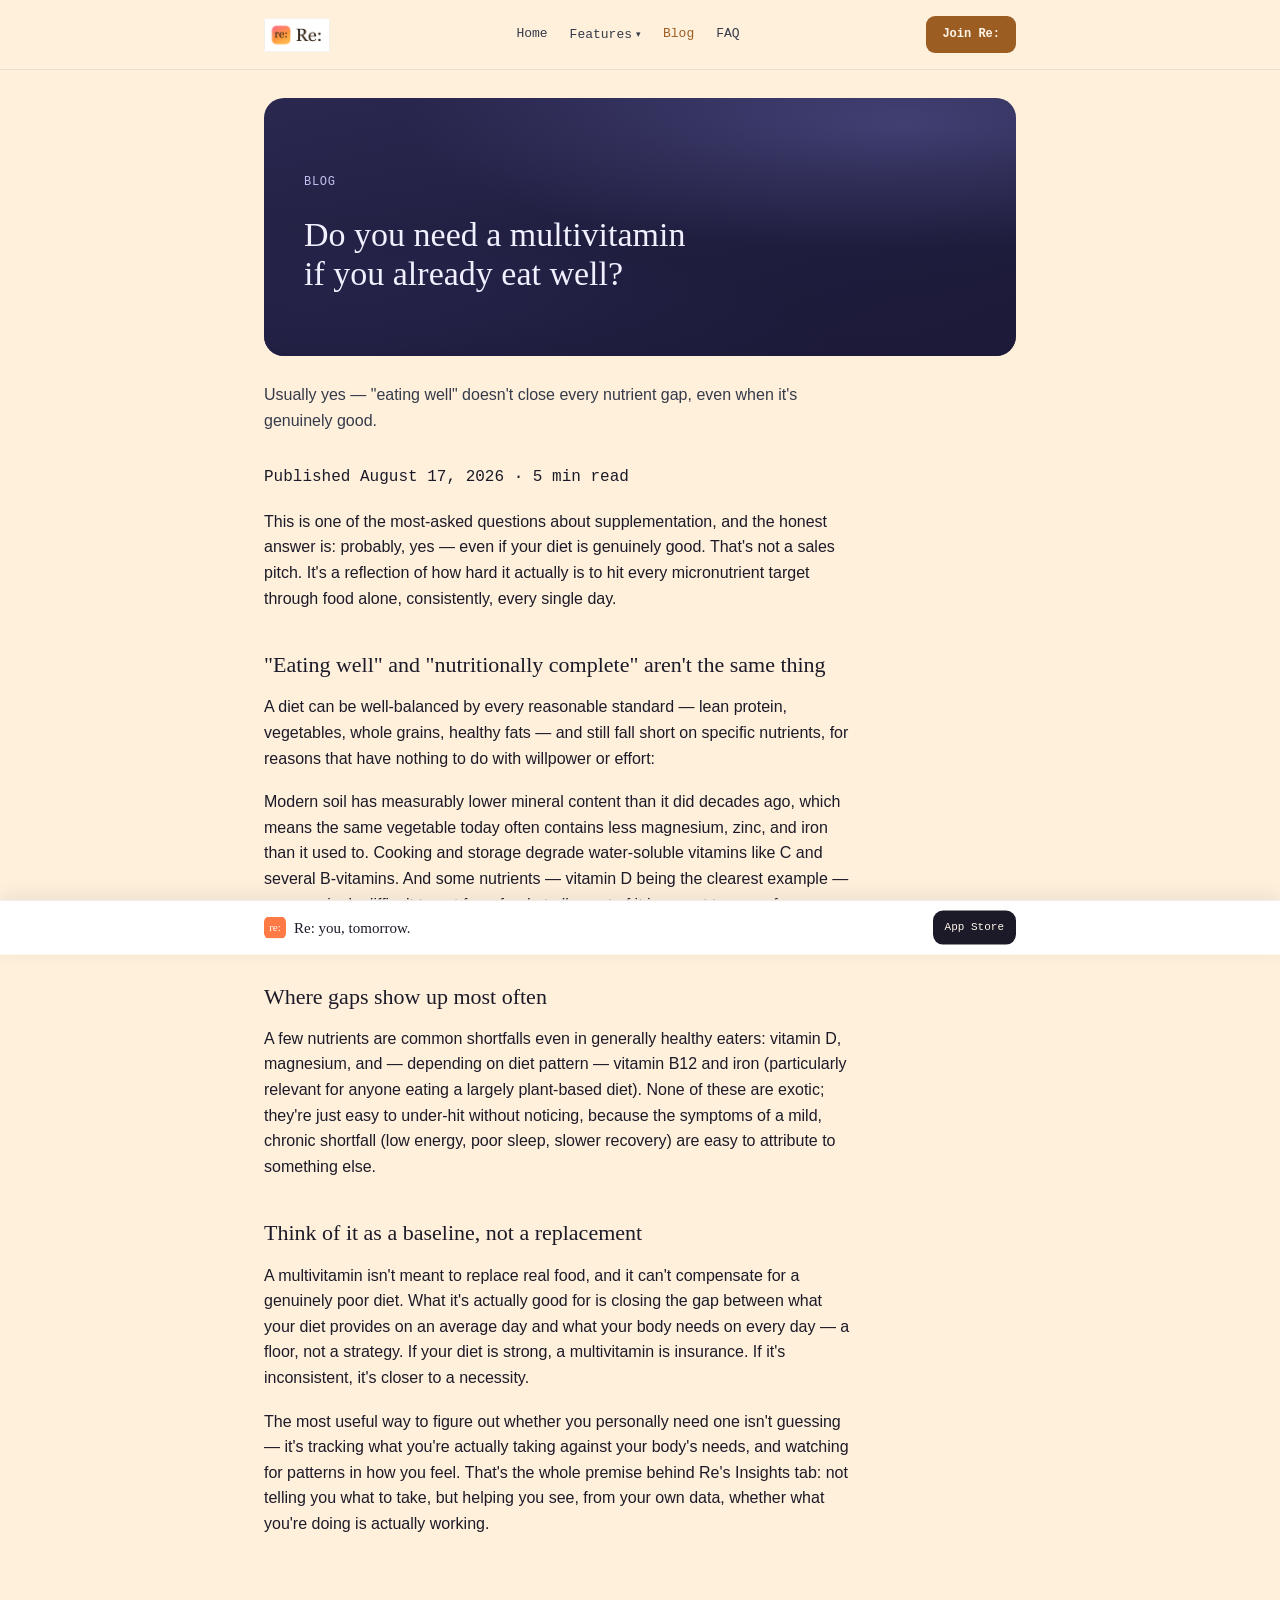
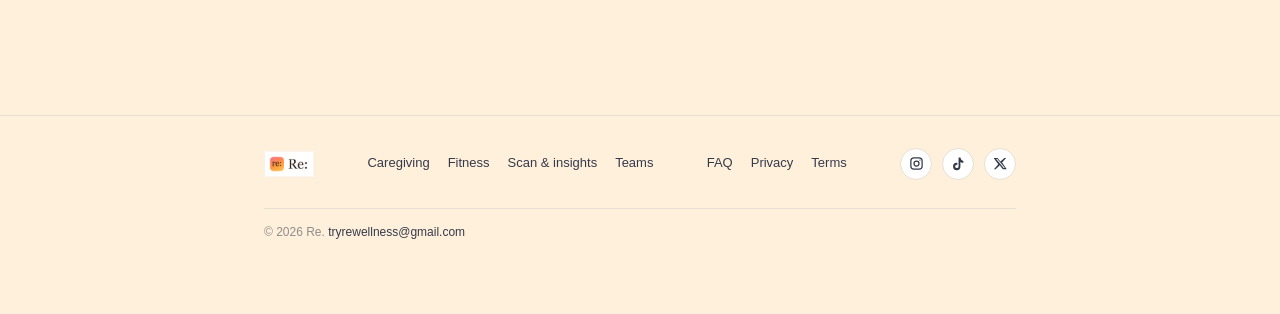
<file: blog/do-you-need-a-multivitamin.html>
<!doctype html>
<html lang="en">
<head>
<meta charset="utf-8" />
<meta name="viewport" content="width=device-width, initial-scale=1" />
<title>Do you need a multivitamin if you already eat well? — Re</title>
<meta name="description" content="Even a genuinely good diet leaves nutrient gaps. Here's why a multivitamin is a baseline, not a redundancy, and how to think about whether you need one." />
<link rel="canonical" href="https://myrewellness.com/blog/do-you-need-a-multivitamin.html" />
<link rel="icon" href="/favicon.svg" type="image/svg+xml" />
<link rel="stylesheet" href="/css/style.css" />
<meta property="og:type" content="article" />
<meta property="og:title" content="Do you need a multivitamin if you already eat well?" />
<meta property="og:description" content="Even a genuinely good diet leaves nutrient gaps. Here's why a multivitamin is a baseline, not a redundancy." />
<meta property="og:url" content="https://myrewellness.com/blog/do-you-need-a-multivitamin.html" />
<meta property="og:image" content="https://myrewellness.com/og/home.png" />
<meta name="twitter:card" content="summary_large_image" />

<script type="application/ld+json">
{
  "@context": "https://schema.org",
  "@type": "Article",
  "headline": "Do you need a multivitamin if you already eat well?",
  "datePublished": "2026-08-17",
  "dateModified": "2026-08-17",
  "author": { "@type": "Organization", "name": "Re" },
  "publisher": { "@type": "Organization", "name": "Re" }
}
</script>
</head>
<body>

<header class="site-header">
  <div class="wrap">
    <a class="logo" href="/" aria-label="Re — home">
      <img src="/assets/img/logo-lockup.png" width="140" height="72" alt="Re" />
    </a>
    <nav class="main-nav" aria-label="Primary">
      <a href="/">Home</a>
      <span class="nav-features">
        <button type="button" aria-haspopup="true">Features <span class="caret">▾</span></button>
        <span class="dropdown">
          <a href="/features/caregiving.html">Caregiving</a>
          <a href="/features/fitness.html">Fitness &amp; wellness</a>
          <a href="/features/scan-insights.html">Scan &amp; insights</a>
          <a href="/features/teams.html">Teams</a>
        </span>
      </span>
      <a href="/blog/" aria-current="page">Blog</a>
      <a href="/faq.html">FAQ</a>
    </nav>
    <a class="header-cta" href="/download.html">Join Re:</a>
  </div>
</header>

<main class="wrap">
  <div class="blog-header sunset">
    <div class="bh-photo-placeholder"></div>
    <div class="bh-inner">
      <div class="bh-overline">Blog</div>
      <h1 class="bh-headline">Do you need a multivitamin if you already eat well?</h1>
    </div>
  </div>
  <div class="page-head tight">
    <p class="dek">Usually yes — "eating well" doesn't close every nutrient gap, even when it's genuinely good.</p>
  </div>

  <article class="page-body post-body">
    <p class="meta">Published August 17, 2026 · 5 min read</p>

    <p>This is one of the most-asked questions about supplementation, and the honest answer is: probably, yes — even if your diet is genuinely good. That's not a sales pitch. It's a reflection of how hard it actually is to hit every micronutrient target through food alone, consistently, every single day.</p>

    <h2>"Eating well" and "nutritionally complete" aren't the same thing</h2>
    <p>A diet can be well-balanced by every reasonable standard — lean protein, vegetables, whole grains, healthy fats — and still fall short on specific nutrients, for reasons that have nothing to do with willpower or effort:</p>
    <p>Modern soil has measurably lower mineral content than it did decades ago, which means the same vegetable today often contains less magnesium, zinc, and iron than it used to. Cooking and storage degrade water-soluble vitamins like C and several B-vitamins. And some nutrients — vitamin D being the clearest example — are genuinely difficult to get from food at all; most of it is meant to come from sun exposure, which a lot of people simply don't get enough of.</p>

    <h2>Where gaps show up most often</h2>
    <p>A few nutrients are common shortfalls even in generally healthy eaters: vitamin D, magnesium, and — depending on diet pattern — vitamin B12 and iron (particularly relevant for anyone eating a largely plant-based diet). None of these are exotic; they're just easy to under-hit without noticing, because the symptoms of a mild, chronic shortfall (low energy, poor sleep, slower recovery) are easy to attribute to something else.</p>

    <h2>Think of it as a baseline, not a replacement</h2>
    <p>A multivitamin isn't meant to replace real food, and it can't compensate for a genuinely poor diet. What it's actually good for is closing the gap between what your diet provides on an average day and what your body needs on every day — a floor, not a strategy. If your diet is strong, a multivitamin is insurance. If it's inconsistent, it's closer to a necessity.</p>
    <p>The most useful way to figure out whether you personally need one isn't guessing — it's tracking what you're actually taking against your body's needs, and watching for patterns in how you feel. That's the whole premise behind Re's Insights tab: not telling you what to take, but helping you see, from your own data, whether what you're doing is actually working.</p>
  </article>
</main>

<footer class="site-footer">
  <div class="wrap">
    <div class="f-brand"><img src="/assets/img/logo-lockup.png" width="90" height="46" alt="Re" loading="lazy" /></div>
    <nav aria-label="Features">
      <a href="/features/caregiving.html">Caregiving</a>
      <a href="/features/fitness.html">Fitness</a>
      <a href="/features/scan-insights.html">Scan &amp; insights</a>
      <a href="/features/teams.html">Teams</a>
    </nav>
    <nav aria-label="Site">
      <a href="/faq.html">FAQ</a>
      <a href="/privacy.html">Privacy</a>
      <a href="/terms.html">Terms</a>
    </nav>
    <!-- TODO: swap href="#" for real profile links once available -->
    <div class="social-row" aria-label="Follow Re">
      <a href="#" aria-label="Instagram"><svg viewBox="0 0 24 24" fill="none" stroke="currentColor" stroke-width="2" aria-hidden="true"><rect x="3" y="3" width="18" height="18" rx="5"/><circle cx="12" cy="12" r="4"/><circle cx="17.5" cy="6.5" r="1" fill="currentColor" stroke="none"/></svg></a>
      <a href="#" aria-label="TikTok"><svg viewBox="0 0 24 24" fill="currentColor" aria-hidden="true"><path d="M16.6 5.82c-.9-.86-1.4-2.03-1.4-3.32h-3.1v14.16c0 1.5-1.22 2.72-2.72 2.72a2.72 2.72 0 0 1 0-5.44c.27 0 .53.04.78.11V10.9a5.9 5.9 0 0 0-.78-.05A5.87 5.87 0 0 0 3.3 16.72 5.87 5.87 0 0 0 9.17 22.6a5.87 5.87 0 0 0 5.87-5.88V9.4a8.2 8.2 0 0 0 4.8 1.54V7.85a4.85 4.85 0 0 1-3.24-2.03z"/></svg></a>
      <a href="#" aria-label="X (Twitter)"><svg viewBox="0 0 24 24" fill="currentColor" aria-hidden="true"><path d="M18.24 3H21l-6.5 7.43L22 21h-6.24l-4.88-6.4L4.24 21H1.5l6.95-7.94L1 3h6.4l4.4 5.85L18.24 3zM17.1 19.13h1.86L7.06 4.78H5.06L17.1 19.13z"/></svg></a>
    </div>
    <p class="f-copy">&copy; 2026 Re. <a href="mailto:tryrewellness@gmail.com">tryrewellness@gmail.com</a></p>
  </div>
</footer>

<div class="sticky-bar" aria-label="Download Re">
  <div class="wrap">
    <div class="sb-brand"><img src="/favicon.svg" width="22" height="22" alt="" /><span>Re: you, tomorrow.</span></div>
    <div class="sb-badges">
      <a class="store-badge" href="/download.html">App Store</a>
    </div>
  </div>
</div>
<script src="/js/sticky-bar.js" defer></script>

</body>
</html>
</file>
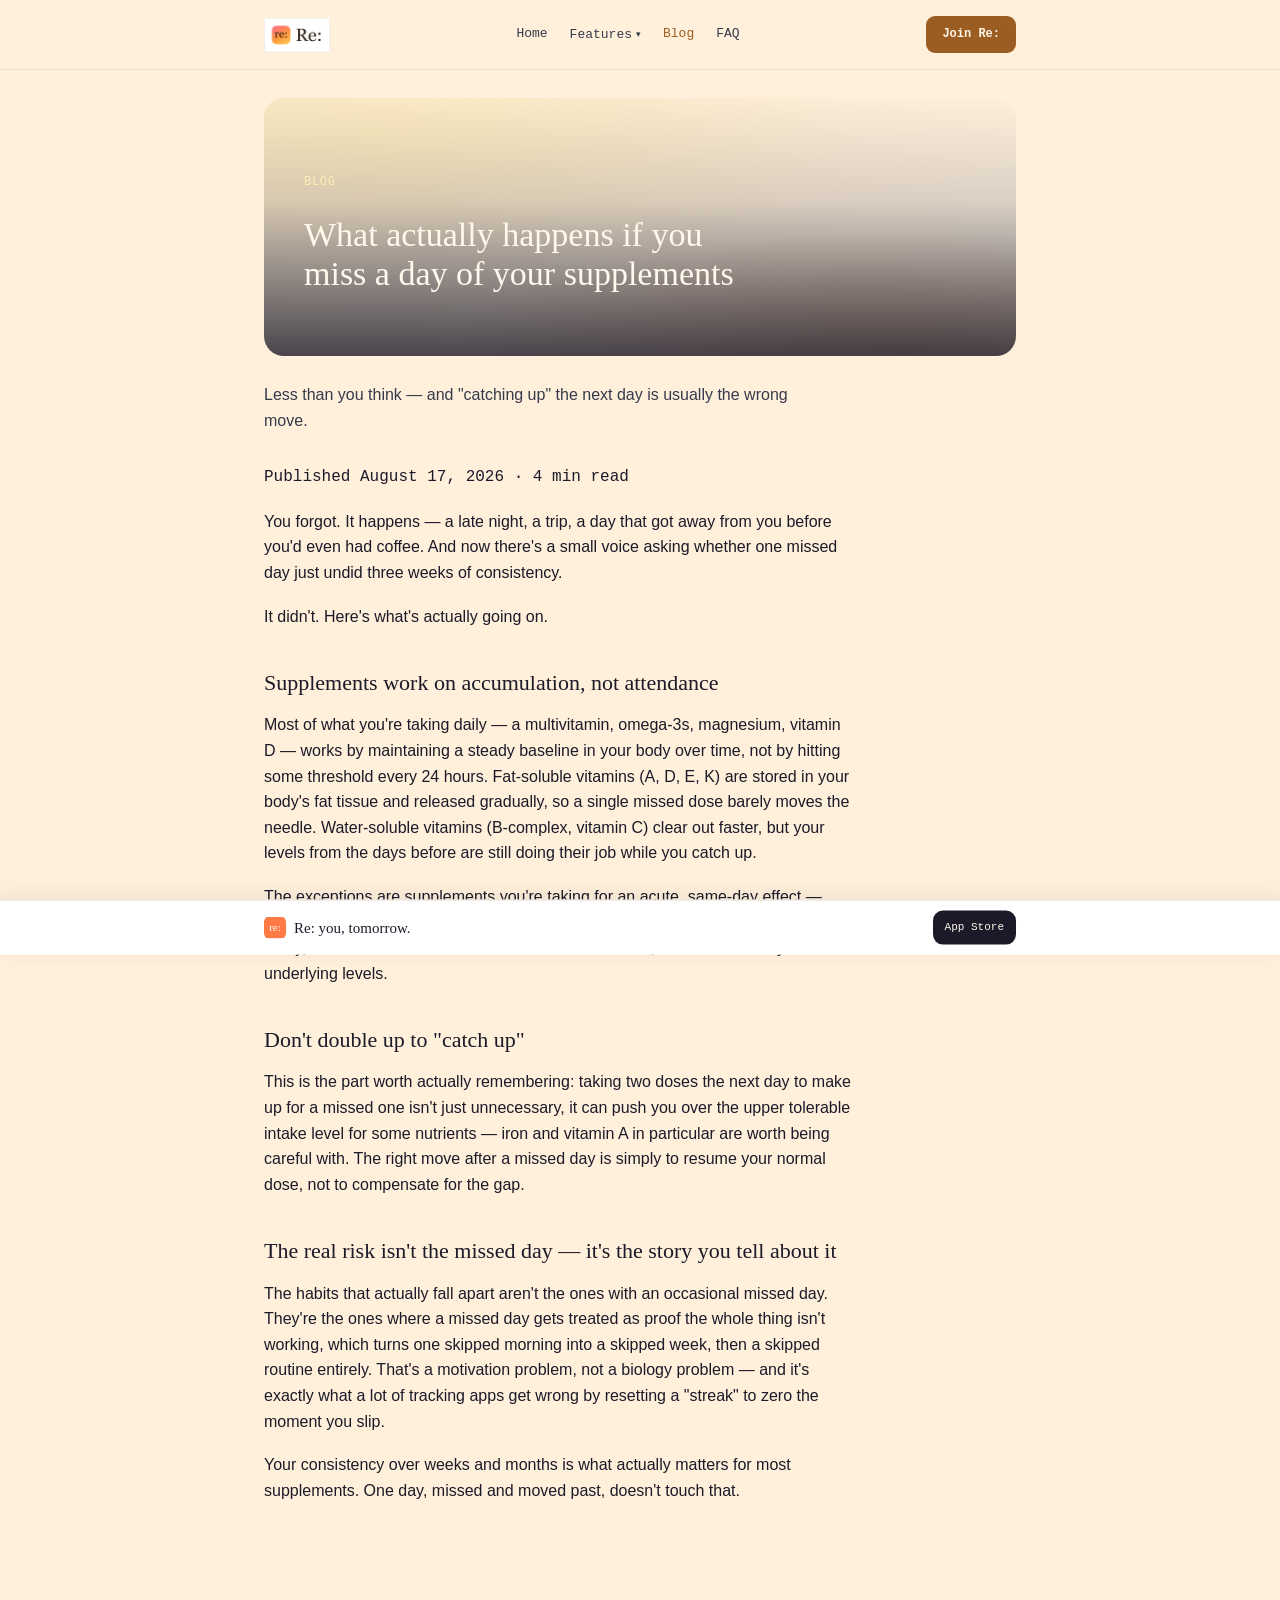
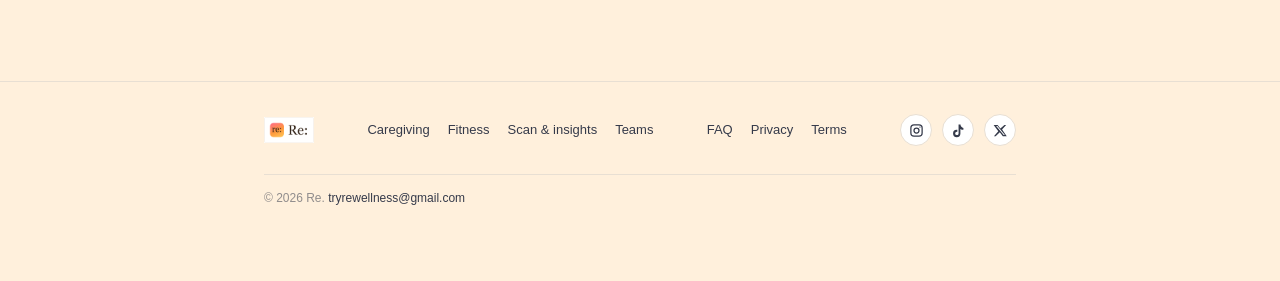
<file: blog/what-happens-if-you-miss-a-day.html>
<!doctype html>
<html lang="en">
<head>
<meta charset="utf-8" />
<meta name="viewport" content="width=device-width, initial-scale=1" />
<title>What actually happens if you miss a day of your supplements — Re</title>
<meta name="description" content="One missed day doesn't undo weeks of consistency. Here's what actually happens in your body, and why 'catching up' the next day is the wrong move." />
<link rel="canonical" href="https://myrewellness.com/blog/what-happens-if-you-miss-a-day.html" />
<link rel="icon" href="/favicon.svg" type="image/svg+xml" />
<link rel="stylesheet" href="/css/style.css" />
<meta property="og:type" content="article" />
<meta property="og:title" content="What actually happens if you miss a day of your supplements" />
<meta property="og:description" content="One missed day doesn't undo weeks of consistency. Here's what actually happens in your body." />
<meta property="og:url" content="https://myrewellness.com/blog/what-happens-if-you-miss-a-day.html" />
<meta property="og:image" content="https://myrewellness.com/og/home.png" />
<meta name="twitter:card" content="summary_large_image" />

<script type="application/ld+json">
{
  "@context": "https://schema.org",
  "@type": "Article",
  "headline": "What actually happens if you miss a day of your supplements",
  "datePublished": "2026-08-17",
  "dateModified": "2026-08-17",
  "author": { "@type": "Organization", "name": "Re" },
  "publisher": { "@type": "Organization", "name": "Re" }
}
</script>
</head>
<body>

<header class="site-header">
  <div class="wrap">
    <a class="logo" href="/" aria-label="Re — home">
      <img src="/assets/img/logo-lockup.png" width="140" height="72" alt="Re" />
    </a>
    <nav class="main-nav" aria-label="Primary">
      <a href="/">Home</a>
      <span class="nav-features">
        <button type="button" aria-haspopup="true">Features <span class="caret">▾</span></button>
        <span class="dropdown">
          <a href="/features/caregiving.html">Caregiving</a>
          <a href="/features/fitness.html">Fitness &amp; wellness</a>
          <a href="/features/scan-insights.html">Scan &amp; insights</a>
          <a href="/features/teams.html">Teams</a>
        </span>
      </span>
      <a href="/blog/" aria-current="page">Blog</a>
      <a href="/faq.html">FAQ</a>
    </nav>
    <a class="header-cta" href="/download.html">Join Re:</a>
  </div>
</header>

<main class="wrap">
  <div class="blog-header day">
    <div class="bh-photo-placeholder"></div>
    <div class="bh-inner">
      <div class="bh-overline">Blog</div>
      <h1 class="bh-headline">What actually happens if you miss a day of your supplements</h1>
    </div>
  </div>
  <div class="page-head tight">
    <p class="dek">Less than you think — and "catching up" the next day is usually the wrong move.</p>
  </div>

  <article class="page-body post-body">
    <p class="meta">Published August 17, 2026 · 4 min read</p>

    <p>You forgot. It happens — a late night, a trip, a day that got away from you before you'd even had coffee. And now there's a small voice asking whether one missed day just undid three weeks of consistency.</p>
    <p>It didn't. Here's what's actually going on.</p>

    <h2>Supplements work on accumulation, not attendance</h2>
    <p>Most of what you're taking daily — a multivitamin, omega-3s, magnesium, vitamin D — works by maintaining a steady baseline in your body over time, not by hitting some threshold every 24 hours. Fat-soluble vitamins (A, D, E, K) are stored in your body's fat tissue and released gradually, so a single missed dose barely moves the needle. Water-soluble vitamins (B-complex, vitamin C) clear out faster, but your levels from the days before are still doing their job while you catch up.</p>
    <p>The exceptions are supplements you're taking for an acute, same-day effect — caffeine-adjacent energy blends, for instance. Miss one of those and you'll notice today, not three weeks from now. But that's a felt effect, not a setback to your underlying levels.</p>

    <h2>Don't double up to "catch up"</h2>
    <p>This is the part worth actually remembering: taking two doses the next day to make up for a missed one isn't just unnecessary, it can push you over the upper tolerable intake level for some nutrients — iron and vitamin A in particular are worth being careful with. The right move after a missed day is simply to resume your normal dose, not to compensate for the gap.</p>

    <h2>The real risk isn't the missed day — it's the story you tell about it</h2>
    <p>The habits that actually fall apart aren't the ones with an occasional missed day. They're the ones where a missed day gets treated as proof the whole thing isn't working, which turns one skipped morning into a skipped week, then a skipped routine entirely. That's a motivation problem, not a biology problem — and it's exactly what a lot of tracking apps get wrong by resetting a "streak" to zero the moment you slip.</p>
    <p>Your consistency over weeks and months is what actually matters for most supplements. One day, missed and moved past, doesn't touch that.</p>
  </article>
</main>

<footer class="site-footer">
  <div class="wrap">
    <div class="f-brand"><img src="/assets/img/logo-lockup.png" width="90" height="46" alt="Re" loading="lazy" /></div>
    <nav aria-label="Features">
      <a href="/features/caregiving.html">Caregiving</a>
      <a href="/features/fitness.html">Fitness</a>
      <a href="/features/scan-insights.html">Scan &amp; insights</a>
      <a href="/features/teams.html">Teams</a>
    </nav>
    <nav aria-label="Site">
      <a href="/faq.html">FAQ</a>
      <a href="/privacy.html">Privacy</a>
      <a href="/terms.html">Terms</a>
    </nav>
    <!-- TODO: swap href="#" for real profile links once available -->
    <div class="social-row" aria-label="Follow Re">
      <a href="#" aria-label="Instagram"><svg viewBox="0 0 24 24" fill="none" stroke="currentColor" stroke-width="2" aria-hidden="true"><rect x="3" y="3" width="18" height="18" rx="5"/><circle cx="12" cy="12" r="4"/><circle cx="17.5" cy="6.5" r="1" fill="currentColor" stroke="none"/></svg></a>
      <a href="#" aria-label="TikTok"><svg viewBox="0 0 24 24" fill="currentColor" aria-hidden="true"><path d="M16.6 5.82c-.9-.86-1.4-2.03-1.4-3.32h-3.1v14.16c0 1.5-1.22 2.72-2.72 2.72a2.72 2.72 0 0 1 0-5.44c.27 0 .53.04.78.11V10.9a5.9 5.9 0 0 0-.78-.05A5.87 5.87 0 0 0 3.3 16.72 5.87 5.87 0 0 0 9.17 22.6a5.87 5.87 0 0 0 5.87-5.88V9.4a8.2 8.2 0 0 0 4.8 1.54V7.85a4.85 4.85 0 0 1-3.24-2.03z"/></svg></a>
      <a href="#" aria-label="X (Twitter)"><svg viewBox="0 0 24 24" fill="currentColor" aria-hidden="true"><path d="M18.24 3H21l-6.5 7.43L22 21h-6.24l-4.88-6.4L4.24 21H1.5l6.95-7.94L1 3h6.4l4.4 5.85L18.24 3zM17.1 19.13h1.86L7.06 4.78H5.06L17.1 19.13z"/></svg></a>
    </div>
    <p class="f-copy">&copy; 2026 Re. <a href="mailto:tryrewellness@gmail.com">tryrewellness@gmail.com</a></p>
  </div>
</footer>

<div class="sticky-bar" aria-label="Download Re">
  <div class="wrap">
    <div class="sb-brand"><img src="/favicon.svg" width="22" height="22" alt="" /><span>Re: you, tomorrow.</span></div>
    <div class="sb-badges">
      <a class="store-badge" href="/download.html">App Store</a>
    </div>
  </div>
</div>
<script src="/js/sticky-bar.js" defer></script>

</body>
</html>
</file>
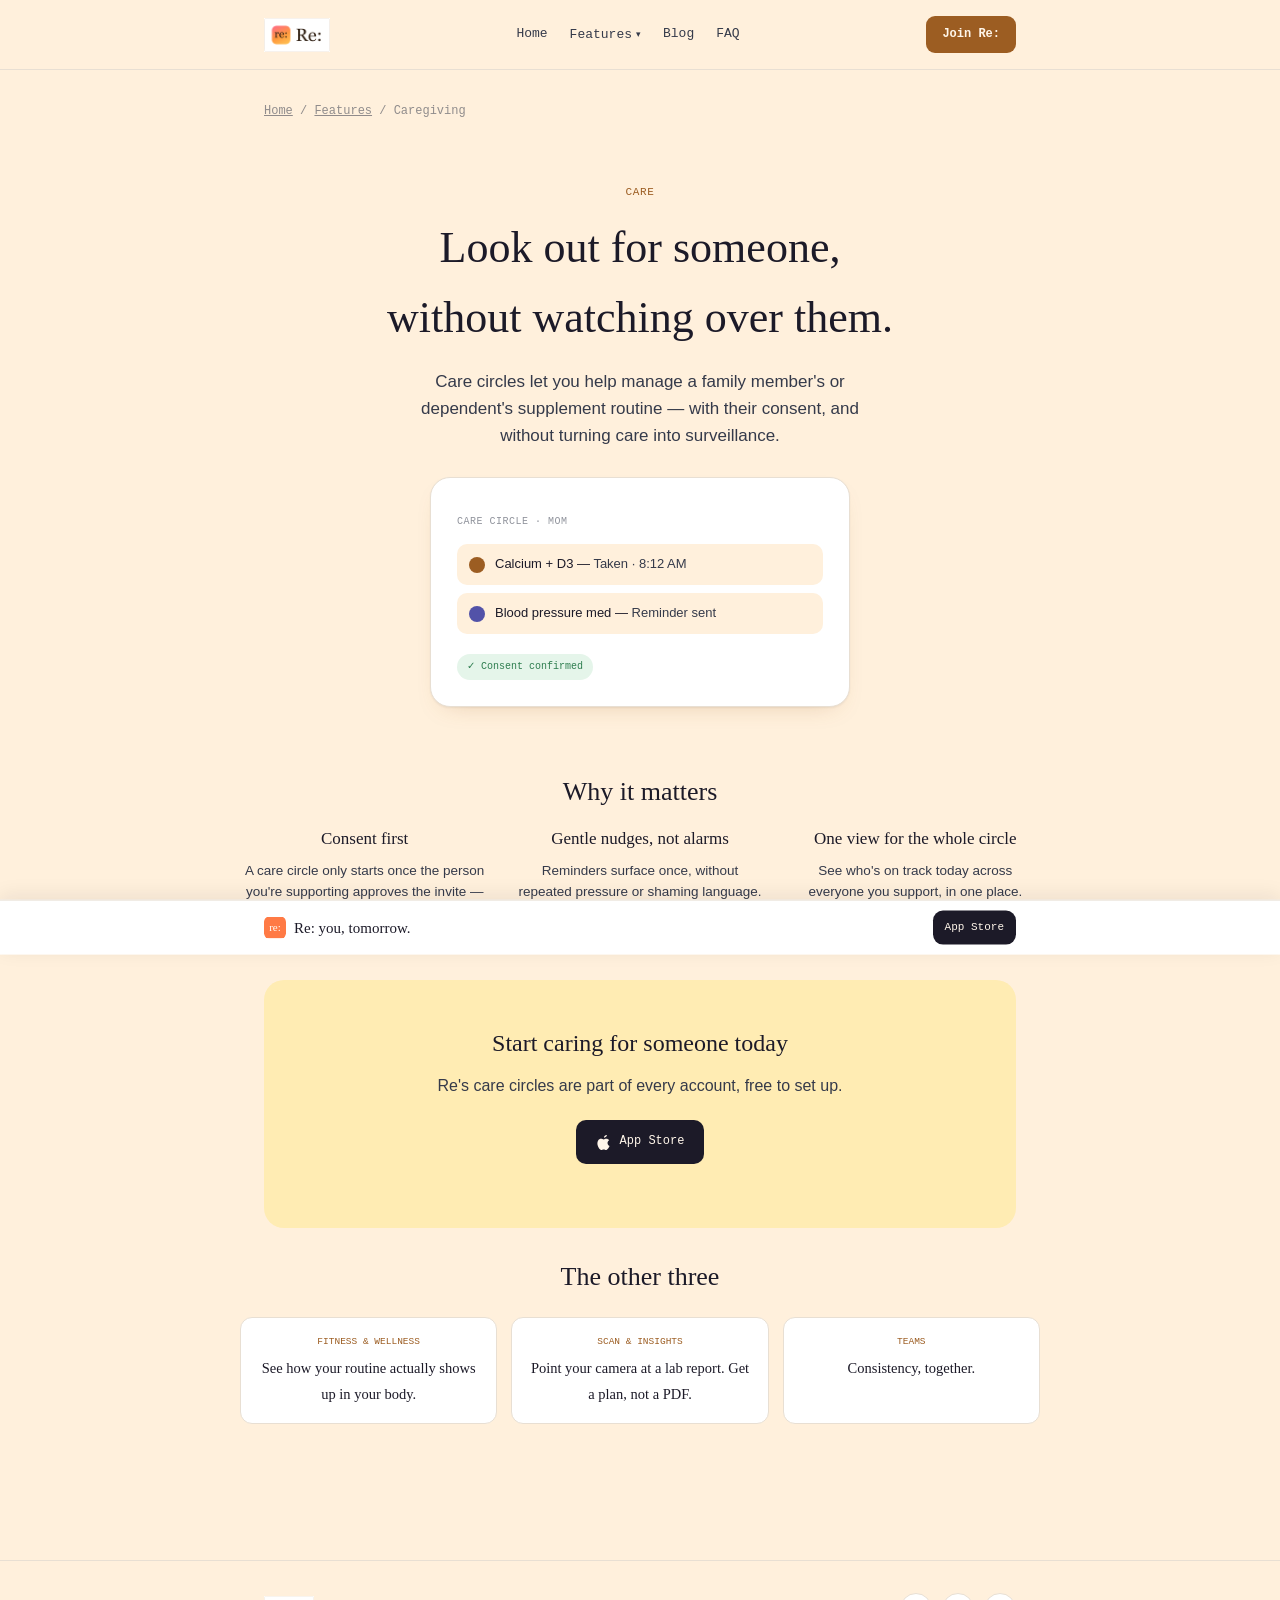
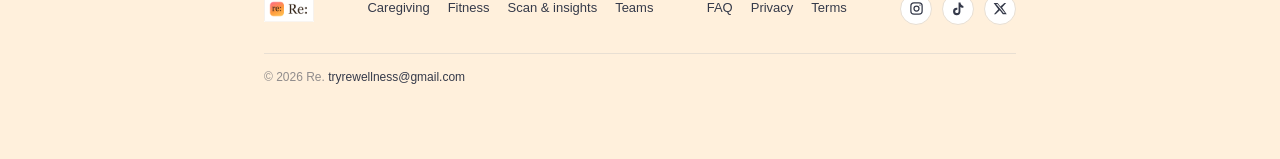
<file: features/caregiving.html>
<!doctype html>
<html lang="en">
<head>
<meta charset="utf-8" />
<meta name="viewport" content="width=device-width, initial-scale=1" />
<title>Caregiving — Re</title>
<meta name="description" content="Consent-based care circles for tracking a family member's or dependent's supplement routine — gentle encouragement, not surveillance." />
<link rel="canonical" href="https://myrewellness.com/features/caregiving.html" />
<link rel="icon" href="/favicon.svg" type="image/svg+xml" />
<link rel="apple-touch-icon" href="/favicon.svg" />
<link rel="stylesheet" href="/css/style.css" />

<meta property="og:type" content="website" />
<meta property="og:title" content="Caregiving — Re" />
<meta property="og:description" content="Consent-based care circles for tracking a family member's or dependent's supplement routine — gentle encouragement, not surveillance." />
<meta property="og:url" content="https://myrewellness.com/features/caregiving.html" />
<meta property="og:image" content="https://myrewellness.com/og/home.png" />
<meta name="twitter:card" content="summary_large_image" />
<meta name="twitter:title" content="Caregiving — Re" />
<meta name="twitter:description" content="Consent-based care circles for tracking a family member's or dependent's supplement routine — gentle encouragement, not surveillance." />
<meta name="twitter:image" content="https://myrewellness.com/og/home.png" />
</head>
<body>

<header class="site-header">
  <div class="wrap">
    <a class="logo" href="/" aria-label="Re — home">
      <img src="/assets/img/logo-lockup.png" width="140" height="72" alt="Re" />
    </a>
    <nav class="main-nav" aria-label="Primary">
      <a href="/">Home</a>
      <span class="nav-features">
        <button type="button" aria-haspopup="true">Features <span class="caret">▾</span></button>
        <span class="dropdown">
          <a href="/features/caregiving.html" aria-current="page">Caregiving</a>
          <a href="/features/fitness.html">Fitness & wellness</a>
          <a href="/features/scan-insights.html">Scan & insights</a>
          <a href="/features/teams.html">Teams</a>
        </span>
      </span>
      <a href="/blog/">Blog</a>
      <a href="/faq.html">FAQ</a>
    </nav>
    <a class="header-cta" href="/download.html">Join Re:</a>
  </div>
</header>

<main>
  <div class="wrap">
    <p class="breadcrumb" style="padding-top:20px"><a href="/">Home</a> / <a href="/#features">Features</a> / Caregiving</p>
  </div>

  <section class="feature-hero wrap">
    <p class="f-tag-lg">Care</p>
    <h1>Look out for someone, without watching over them.</h1>
    <p class="dek">Care circles let you help manage a family member's or dependent's supplement routine — with their consent, and without turning care into surveillance.</p>
    <div class="feature-mock">
      <p class="fm-label">CARE CIRCLE · MOM</p>
      <div class="ps-row" style="background:var(--bg)"><span class="ps-dot" style="background:#9C5D22"></span><span>Calcium + D3 — <span style="color:var(--ink-soft)">Taken · 8:12 AM</span></span></div>
            <div class="ps-row" style="background:var(--bg)"><span class="ps-dot" style="background:#5252A8"></span><span>Blood pressure med — <span style="color:var(--ink-soft)">Reminder sent</span></span></div>
      <div style="margin-top:12px;display:inline-flex;align-items:center;gap:6px;font-family:var(--mono);font-size:10px;color:var(--good);background:var(--good-soft);padding:5px 10px;border-radius:20px">✓ Consent confirmed</div>
    </div>
  </section>

  <section class="feature-benefits wrap">
    <div class="section-head"><h2>Why it matters</h2></div>
    <div class="fb-grid">
      <div class="fb-item"><h3>Consent first</h3><p>A care circle only starts once the person you're supporting approves the invite — never added without their say.</p></div>
      <div class="fb-item"><h3>Gentle nudges, not alarms</h3><p>Reminders surface once, without repeated pressure or shaming language.</p></div>
      <div class="fb-item"><h3>One view for the whole circle</h3><p>See who's on track today across everyone you support, in one place.</p></div>
    </div>
  </section>

  <section class="wrap" id="download">
    <div class="feature-cta">
      <h2>Start caring for someone today</h2>
      <p>Re's care circles are part of every account, free to set up.</p>
      <div class="badge-row">
          <a class="store-badge" href="/download.html" aria-label="Get Re"><svg width="16" height="16" viewBox="0 0 24 24" fill="currentColor" aria-hidden="true"><path d="M16.365 1.43c0 1.14-.416 2.09-1.25 2.85-.917.85-2.02 1.32-3.1 1.23-.05-1.1.42-2.14 1.24-2.9.83-.79 2.14-1.34 3.11-1.18zm3.96 16.72c-.5 1.14-.74 1.65-1.38 2.66-.9 1.42-2.16 3.19-3.73 3.2-1.39.02-1.75-.9-3.63-.89-1.88.01-2.28.9-3.67.88-1.57-.02-2.76-1.61-3.66-3.03-2.51-3.9-2.77-8.48-1.22-10.92 1.1-1.74 2.83-2.76 4.46-2.76 1.66 0 2.7.9 4.08.9 1.34 0 2.14-.9 4.08-.9 1.45 0 2.99.79 4.09 2.15-3.6 1.97-3.02 7.09.58 8.61z"/></svg> App Store</a>
        </div>
    </div>
  </section>

  <section class="feature-crosslinks wrap">
    <div class="section-head"><h2>The other three</h2></div>
    <div class="fc-grid">
      <a class="fc-card" href="/features/fitness.html"><span class="tag">Fitness & wellness</span><span class="fc-title">See how your routine actually shows up in your body.</span></a>
      <a class="fc-card" href="/features/scan-insights.html"><span class="tag">Scan & insights</span><span class="fc-title">Point your camera at a lab report. Get a plan, not a PDF.</span></a>
      <a class="fc-card" href="/features/teams.html"><span class="tag">Teams</span><span class="fc-title">Consistency, together.</span></a>
    </div>
  </section>
</main>

<footer class="site-footer">
  <div class="wrap">
    <div class="f-brand"><img src="/assets/img/logo-lockup.png" width="90" height="46" alt="Re" loading="lazy" /></div>
    <nav aria-label="Features">
      <a href="/features/caregiving.html">Caregiving</a>
      <a href="/features/fitness.html">Fitness</a>
      <a href="/features/scan-insights.html">Scan &amp; insights</a>
      <a href="/features/teams.html">Teams</a>
    </nav>
    <nav aria-label="Site">
      <a href="/faq.html">FAQ</a>
      <a href="/privacy.html">Privacy</a>
      <a href="/terms.html">Terms</a>
    </nav>
    <!-- TODO: swap href="#" for real profile links once available -->
    <div class="social-row" aria-label="Follow Re">
      <a href="#" aria-label="Instagram"><svg viewBox="0 0 24 24" fill="none" stroke="currentColor" stroke-width="2" aria-hidden="true"><rect x="3" y="3" width="18" height="18" rx="5"/><circle cx="12" cy="12" r="4"/><circle cx="17.5" cy="6.5" r="1" fill="currentColor" stroke="none"/></svg></a>
      <a href="#" aria-label="TikTok"><svg viewBox="0 0 24 24" fill="currentColor" aria-hidden="true"><path d="M16.6 5.82c-.9-.86-1.4-2.03-1.4-3.32h-3.1v14.16c0 1.5-1.22 2.72-2.72 2.72a2.72 2.72 0 0 1 0-5.44c.27 0 .53.04.78.11V10.9a5.9 5.9 0 0 0-.78-.05A5.87 5.87 0 0 0 3.3 16.72 5.87 5.87 0 0 0 9.17 22.6a5.87 5.87 0 0 0 5.87-5.88V9.4a8.2 8.2 0 0 0 4.8 1.54V7.85a4.85 4.85 0 0 1-3.24-2.03z"/></svg></a>
      <a href="#" aria-label="X (Twitter)"><svg viewBox="0 0 24 24" fill="currentColor" aria-hidden="true"><path d="M18.24 3H21l-6.5 7.43L22 21h-6.24l-4.88-6.4L4.24 21H1.5l6.95-7.94L1 3h6.4l4.4 5.85L18.24 3zM17.1 19.13h1.86L7.06 4.78H5.06L17.1 19.13z"/></svg></a>
    </div>
    <p class="f-copy">&copy; 2026 Re. <a href="mailto:tryrewellness@gmail.com">tryrewellness@gmail.com</a></p>
  </div>
</footer>

<div class="sticky-bar" aria-label="Download Re">
  <div class="wrap">
    <div class="sb-brand"><img src="/favicon.svg" width="22" height="22" alt="" /><span>Re: you, tomorrow.</span></div>
    <div class="sb-badges">
      <a class="store-badge" href="/download.html">App Store</a>
    </div>
  </div>
</div>
<script src="/js/sticky-bar.js" defer></script>

</body>
</html>
</file>
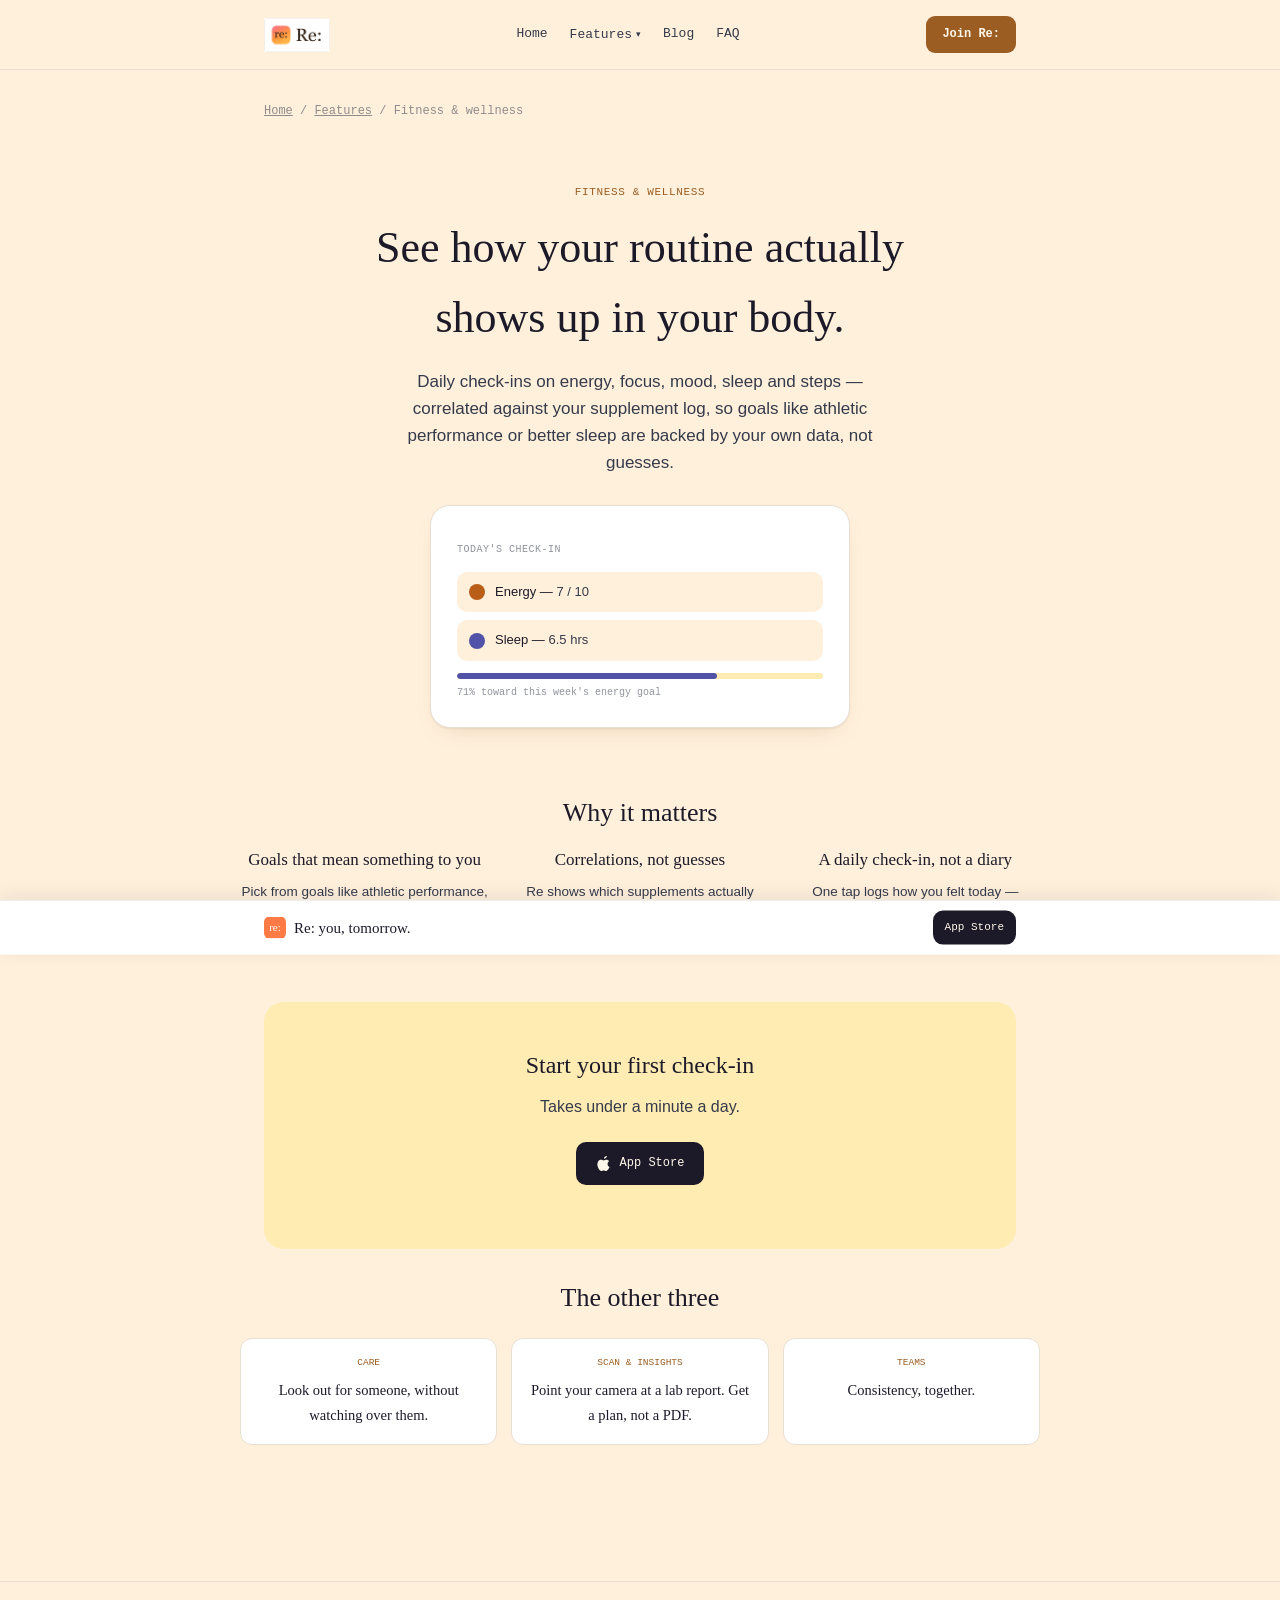
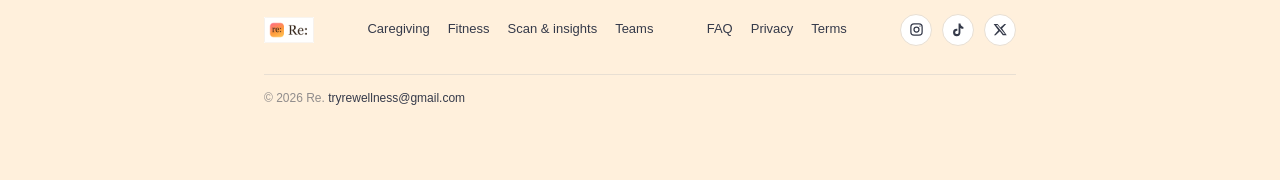
<file: features/fitness.html>
<!doctype html>
<html lang="en">
<head>
<meta charset="utf-8" />
<meta name="viewport" content="width=device-width, initial-scale=1" />
<title>Fitness & Wellness Tracking — Re</title>
<meta name="description" content="Daily check-ins on energy, focus, mood, sleep and steps, correlated against your supplement log — so your goals are backed by your own data." />
<link rel="canonical" href="https://myrewellness.com/features/fitness.html" />
<link rel="icon" href="/favicon.svg" type="image/svg+xml" />
<link rel="apple-touch-icon" href="/favicon.svg" />
<link rel="stylesheet" href="/css/style.css" />

<meta property="og:type" content="website" />
<meta property="og:title" content="Fitness & Wellness Tracking — Re" />
<meta property="og:description" content="Daily check-ins on energy, focus, mood, sleep and steps, correlated against your supplement log — so your goals are backed by your own data." />
<meta property="og:url" content="https://myrewellness.com/features/fitness.html" />
<meta property="og:image" content="https://myrewellness.com/og/home.png" />
<meta name="twitter:card" content="summary_large_image" />
<meta name="twitter:title" content="Fitness & Wellness Tracking — Re" />
<meta name="twitter:description" content="Daily check-ins on energy, focus, mood, sleep and steps, correlated against your supplement log — so your goals are backed by your own data." />
<meta name="twitter:image" content="https://myrewellness.com/og/home.png" />
</head>
<body>

<header class="site-header">
  <div class="wrap">
    <a class="logo" href="/" aria-label="Re — home">
      <img src="/assets/img/logo-lockup.png" width="140" height="72" alt="Re" />
    </a>
    <nav class="main-nav" aria-label="Primary">
      <a href="/">Home</a>
      <span class="nav-features">
        <button type="button" aria-haspopup="true">Features <span class="caret">▾</span></button>
        <span class="dropdown">
          <a href="/features/caregiving.html">Caregiving</a>
          <a href="/features/fitness.html" aria-current="page">Fitness & wellness</a>
          <a href="/features/scan-insights.html">Scan & insights</a>
          <a href="/features/teams.html">Teams</a>
        </span>
      </span>
      <a href="/blog/">Blog</a>
      <a href="/faq.html">FAQ</a>
    </nav>
    <a class="header-cta" href="/download.html">Join Re:</a>
  </div>
</header>

<main>
  <div class="wrap">
    <p class="breadcrumb" style="padding-top:20px"><a href="/">Home</a> / <a href="/#features">Features</a> / Fitness & wellness</p>
  </div>

  <section class="feature-hero wrap">
    <p class="f-tag-lg">Fitness & wellness</p>
    <h1>See how your routine actually shows up in your body.</h1>
    <p class="dek">Daily check-ins on energy, focus, mood, sleep and steps — correlated against your supplement log, so goals like athletic performance or better sleep are backed by your own data, not guesses.</p>
    <div class="feature-mock">
      <p class="fm-label">TODAY'S CHECK-IN</p>
      <div class="ps-row" style="background:var(--bg)"><span class="ps-dot" style="background:#B85E18"></span><span>Energy — <span style="color:var(--ink-soft)">7 / 10</span></span></div>
            <div class="ps-row" style="background:var(--bg)"><span class="ps-dot" style="background:#5252A8"></span><span>Sleep — <span style="color:var(--ink-soft)">6.5 hrs</span></span></div>
      <div class="ps-progress" style="margin-top:12px;"><i style="width:71%"></i></div><div style="font-family:var(--mono);font-size:10px;color:var(--ink-faint);margin-top:6px">71% toward this week's energy goal</div>
    </div>
  </section>

  <section class="feature-benefits wrap">
    <div class="section-head"><h2>Why it matters</h2></div>
    <div class="fb-grid">
      <div class="fb-item"><h3>Goals that mean something to you</h3><p>Pick from goals like athletic performance, better sleep, or stress & anxiety, and Re tracks toward them.</p></div>
      <div class="fb-item"><h3>Correlations, not guesses</h3><p>Re shows which supplements actually move with better energy, focus, or sleep over time.</p></div>
      <div class="fb-item"><h3>A daily check-in, not a diary</h3><p>One tap logs how you felt today — energy, focus, mood, sleep, done.</p></div>
    </div>
  </section>

  <section class="wrap" id="download">
    <div class="feature-cta">
      <h2>Start your first check-in</h2>
      <p>Takes under a minute a day.</p>
      <div class="badge-row">
          <a class="store-badge" href="/download.html" aria-label="Get Re"><svg width="16" height="16" viewBox="0 0 24 24" fill="currentColor" aria-hidden="true"><path d="M16.365 1.43c0 1.14-.416 2.09-1.25 2.85-.917.85-2.02 1.32-3.1 1.23-.05-1.1.42-2.14 1.24-2.9.83-.79 2.14-1.34 3.11-1.18zm3.96 16.72c-.5 1.14-.74 1.65-1.38 2.66-.9 1.42-2.16 3.19-3.73 3.2-1.39.02-1.75-.9-3.63-.89-1.88.01-2.28.9-3.67.88-1.57-.02-2.76-1.61-3.66-3.03-2.51-3.9-2.77-8.48-1.22-10.92 1.1-1.74 2.83-2.76 4.46-2.76 1.66 0 2.7.9 4.08.9 1.34 0 2.14-.9 4.08-.9 1.45 0 2.99.79 4.09 2.15-3.6 1.97-3.02 7.09.58 8.61z"/></svg> App Store</a>
        </div>
    </div>
  </section>

  <section class="feature-crosslinks wrap">
    <div class="section-head"><h2>The other three</h2></div>
    <div class="fc-grid">
      <a class="fc-card" href="/features/caregiving.html"><span class="tag">Care</span><span class="fc-title">Look out for someone, without watching over them.</span></a>
      <a class="fc-card" href="/features/scan-insights.html"><span class="tag">Scan & insights</span><span class="fc-title">Point your camera at a lab report. Get a plan, not a PDF.</span></a>
      <a class="fc-card" href="/features/teams.html"><span class="tag">Teams</span><span class="fc-title">Consistency, together.</span></a>
    </div>
  </section>
</main>

<footer class="site-footer">
  <div class="wrap">
    <div class="f-brand"><img src="/assets/img/logo-lockup.png" width="90" height="46" alt="Re" loading="lazy" /></div>
    <nav aria-label="Features">
      <a href="/features/caregiving.html">Caregiving</a>
      <a href="/features/fitness.html">Fitness</a>
      <a href="/features/scan-insights.html">Scan &amp; insights</a>
      <a href="/features/teams.html">Teams</a>
    </nav>
    <nav aria-label="Site">
      <a href="/faq.html">FAQ</a>
      <a href="/privacy.html">Privacy</a>
      <a href="/terms.html">Terms</a>
    </nav>
    <!-- TODO: swap href="#" for real profile links once available -->
    <div class="social-row" aria-label="Follow Re">
      <a href="#" aria-label="Instagram"><svg viewBox="0 0 24 24" fill="none" stroke="currentColor" stroke-width="2" aria-hidden="true"><rect x="3" y="3" width="18" height="18" rx="5"/><circle cx="12" cy="12" r="4"/><circle cx="17.5" cy="6.5" r="1" fill="currentColor" stroke="none"/></svg></a>
      <a href="#" aria-label="TikTok"><svg viewBox="0 0 24 24" fill="currentColor" aria-hidden="true"><path d="M16.6 5.82c-.9-.86-1.4-2.03-1.4-3.32h-3.1v14.16c0 1.5-1.22 2.72-2.72 2.72a2.72 2.72 0 0 1 0-5.44c.27 0 .53.04.78.11V10.9a5.9 5.9 0 0 0-.78-.05A5.87 5.87 0 0 0 3.3 16.72 5.87 5.87 0 0 0 9.17 22.6a5.87 5.87 0 0 0 5.87-5.88V9.4a8.2 8.2 0 0 0 4.8 1.54V7.85a4.85 4.85 0 0 1-3.24-2.03z"/></svg></a>
      <a href="#" aria-label="X (Twitter)"><svg viewBox="0 0 24 24" fill="currentColor" aria-hidden="true"><path d="M18.24 3H21l-6.5 7.43L22 21h-6.24l-4.88-6.4L4.24 21H1.5l6.95-7.94L1 3h6.4l4.4 5.85L18.24 3zM17.1 19.13h1.86L7.06 4.78H5.06L17.1 19.13z"/></svg></a>
    </div>
    <p class="f-copy">&copy; 2026 Re. <a href="mailto:tryrewellness@gmail.com">tryrewellness@gmail.com</a></p>
  </div>
</footer>

<div class="sticky-bar" aria-label="Download Re">
  <div class="wrap">
    <div class="sb-brand"><img src="/favicon.svg" width="22" height="22" alt="" /><span>Re: you, tomorrow.</span></div>
    <div class="sb-badges">
      <a class="store-badge" href="/download.html">App Store</a>
    </div>
  </div>
</div>
<script src="/js/sticky-bar.js" defer></script>

</body>
</html>
</file>
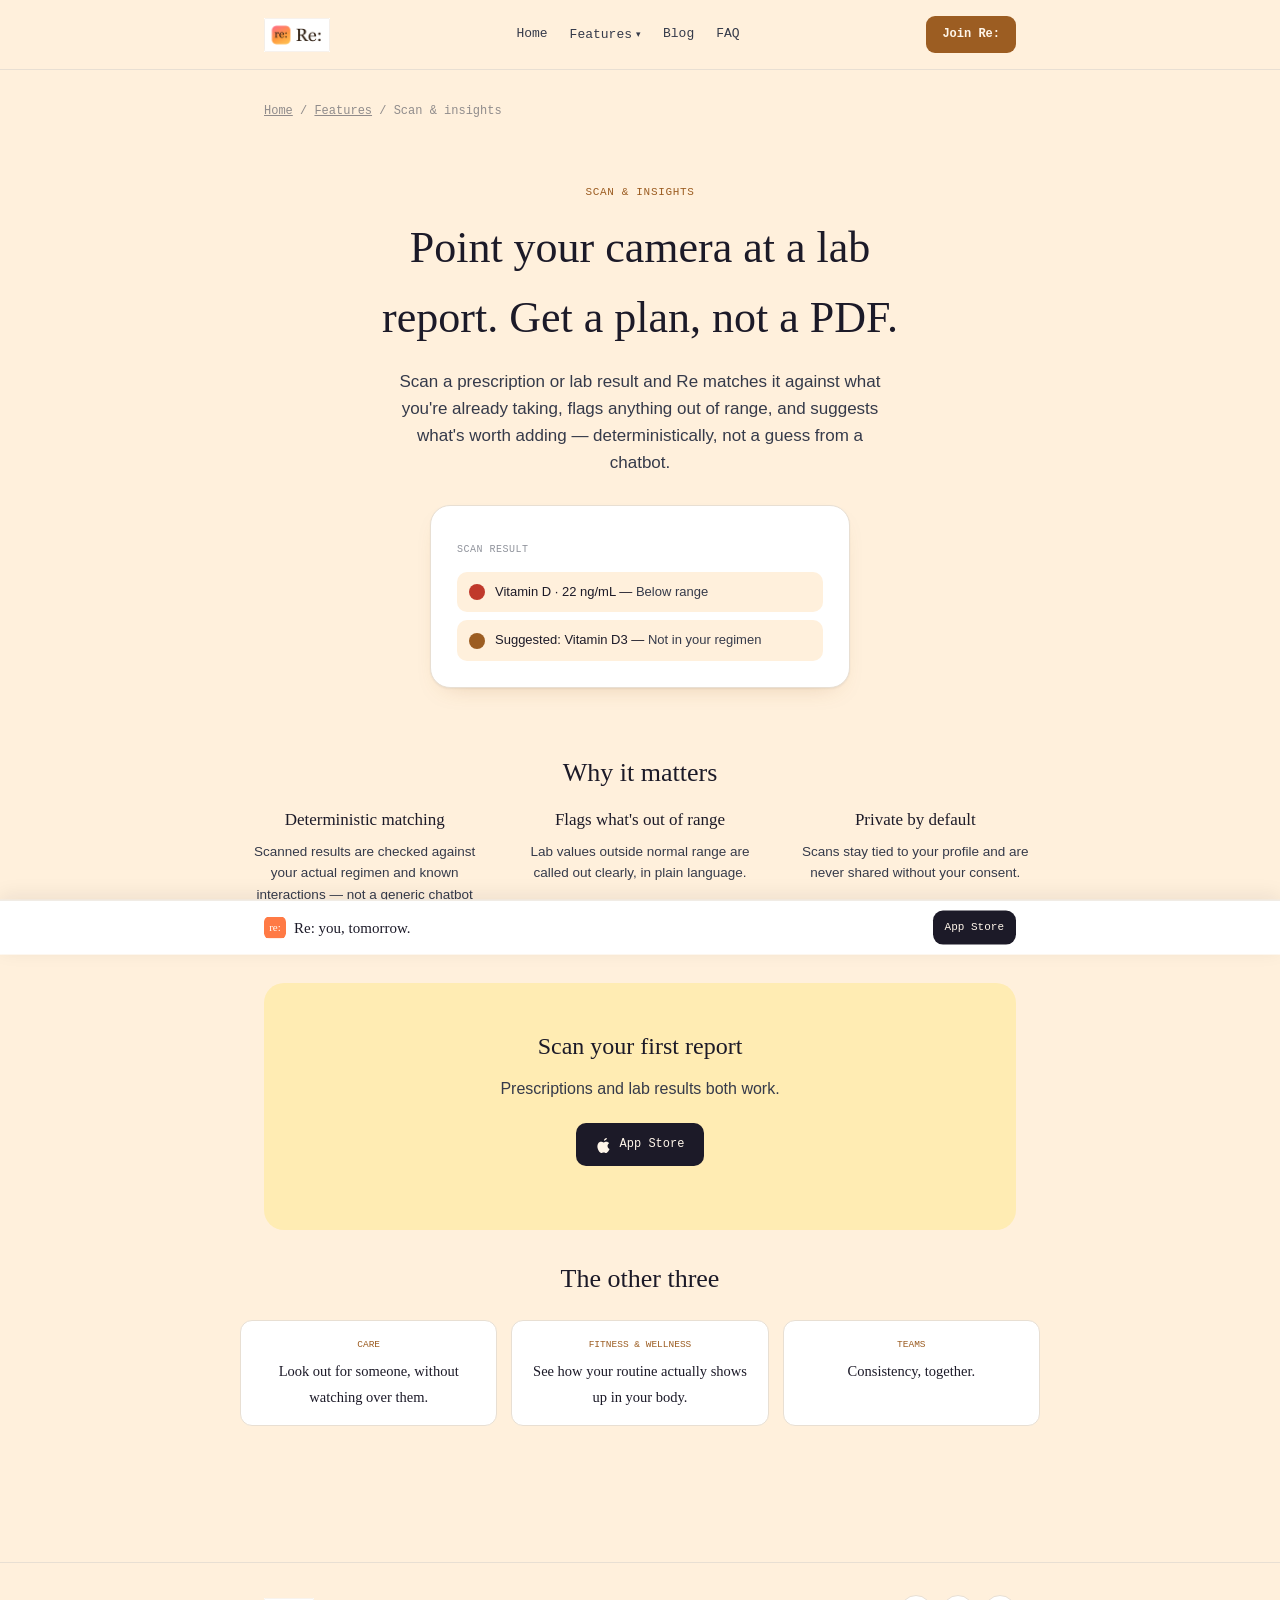
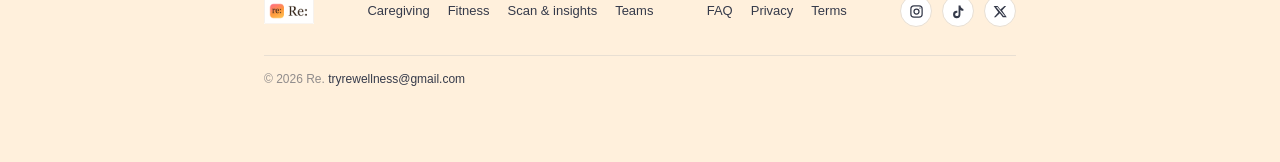
<file: features/scan-insights.html>
<!doctype html>
<html lang="en">
<head>
<meta charset="utf-8" />
<meta name="viewport" content="width=device-width, initial-scale=1" />
<title>Scan Reports & AI Insights — Re</title>
<meta name="description" content="Scan a prescription or lab result and Re matches it against what you're already taking, flags anything out of range, and suggests what's worth adding." />
<link rel="canonical" href="https://myrewellness.com/features/scan-insights.html" />
<link rel="icon" href="/favicon.svg" type="image/svg+xml" />
<link rel="apple-touch-icon" href="/favicon.svg" />
<link rel="stylesheet" href="/css/style.css" />

<meta property="og:type" content="website" />
<meta property="og:title" content="Scan Reports & AI Insights — Re" />
<meta property="og:description" content="Scan a prescription or lab result and Re matches it against what you're already taking, flags anything out of range, and suggests what's worth adding." />
<meta property="og:url" content="https://myrewellness.com/features/scan-insights.html" />
<meta property="og:image" content="https://myrewellness.com/og/home.png" />
<meta name="twitter:card" content="summary_large_image" />
<meta name="twitter:title" content="Scan Reports & AI Insights — Re" />
<meta name="twitter:description" content="Scan a prescription or lab result and Re matches it against what you're already taking, flags anything out of range, and suggests what's worth adding." />
<meta name="twitter:image" content="https://myrewellness.com/og/home.png" />
</head>
<body>

<header class="site-header">
  <div class="wrap">
    <a class="logo" href="/" aria-label="Re — home">
      <img src="/assets/img/logo-lockup.png" width="140" height="72" alt="Re" />
    </a>
    <nav class="main-nav" aria-label="Primary">
      <a href="/">Home</a>
      <span class="nav-features">
        <button type="button" aria-haspopup="true">Features <span class="caret">▾</span></button>
        <span class="dropdown">
          <a href="/features/caregiving.html">Caregiving</a>
          <a href="/features/fitness.html">Fitness & wellness</a>
          <a href="/features/scan-insights.html" aria-current="page">Scan & insights</a>
          <a href="/features/teams.html">Teams</a>
        </span>
      </span>
      <a href="/blog/">Blog</a>
      <a href="/faq.html">FAQ</a>
    </nav>
    <a class="header-cta" href="/download.html">Join Re:</a>
  </div>
</header>

<main>
  <div class="wrap">
    <p class="breadcrumb" style="padding-top:20px"><a href="/">Home</a> / <a href="/#features">Features</a> / Scan & insights</p>
  </div>

  <section class="feature-hero wrap">
    <p class="f-tag-lg">Scan & insights</p>
    <h1>Point your camera at a lab report. Get a plan, not a PDF.</h1>
    <p class="dek">Scan a prescription or lab result and Re matches it against what you're already taking, flags anything out of range, and suggests what's worth adding — deterministically, not a guess from a chatbot.</p>
    <div class="feature-mock">
      <p class="fm-label">SCAN RESULT</p>
      <div class="ps-row" style="background:var(--bg)"><span class="ps-dot" style="background:#C0392B"></span><span>Vitamin D · 22 ng/mL — <span style="color:var(--ink-soft)">Below range</span></span></div>
            <div class="ps-row" style="background:var(--bg)"><span class="ps-dot" style="background:#9C5D22"></span><span>Suggested: Vitamin D3 — <span style="color:var(--ink-soft)">Not in your regimen</span></span></div>
      
    </div>
  </section>

  <section class="feature-benefits wrap">
    <div class="section-head"><h2>Why it matters</h2></div>
    <div class="fb-grid">
      <div class="fb-item"><h3>Deterministic matching</h3><p>Scanned results are checked against your actual regimen and known interactions — not a generic chatbot guess.</p></div>
      <div class="fb-item"><h3>Flags what's out of range</h3><p>Lab values outside normal range are called out clearly, in plain language.</p></div>
      <div class="fb-item"><h3>Private by default</h3><p>Scans stay tied to your profile and are never shared without your consent.</p></div>
    </div>
  </section>

  <section class="wrap" id="download">
    <div class="feature-cta">
      <h2>Scan your first report</h2>
      <p>Prescriptions and lab results both work.</p>
      <div class="badge-row">
          <a class="store-badge" href="/download.html" aria-label="Get Re"><svg width="16" height="16" viewBox="0 0 24 24" fill="currentColor" aria-hidden="true"><path d="M16.365 1.43c0 1.14-.416 2.09-1.25 2.85-.917.85-2.02 1.32-3.1 1.23-.05-1.1.42-2.14 1.24-2.9.83-.79 2.14-1.34 3.11-1.18zm3.96 16.72c-.5 1.14-.74 1.65-1.38 2.66-.9 1.42-2.16 3.19-3.73 3.2-1.39.02-1.75-.9-3.63-.89-1.88.01-2.28.9-3.67.88-1.57-.02-2.76-1.61-3.66-3.03-2.51-3.9-2.77-8.48-1.22-10.92 1.1-1.74 2.83-2.76 4.46-2.76 1.66 0 2.7.9 4.08.9 1.34 0 2.14-.9 4.08-.9 1.45 0 2.99.79 4.09 2.15-3.6 1.97-3.02 7.09.58 8.61z"/></svg> App Store</a>
        </div>
    </div>
  </section>

  <section class="feature-crosslinks wrap">
    <div class="section-head"><h2>The other three</h2></div>
    <div class="fc-grid">
      <a class="fc-card" href="/features/caregiving.html"><span class="tag">Care</span><span class="fc-title">Look out for someone, without watching over them.</span></a>
      <a class="fc-card" href="/features/fitness.html"><span class="tag">Fitness & wellness</span><span class="fc-title">See how your routine actually shows up in your body.</span></a>
      <a class="fc-card" href="/features/teams.html"><span class="tag">Teams</span><span class="fc-title">Consistency, together.</span></a>
    </div>
  </section>
</main>

<footer class="site-footer">
  <div class="wrap">
    <div class="f-brand"><img src="/assets/img/logo-lockup.png" width="90" height="46" alt="Re" loading="lazy" /></div>
    <nav aria-label="Features">
      <a href="/features/caregiving.html">Caregiving</a>
      <a href="/features/fitness.html">Fitness</a>
      <a href="/features/scan-insights.html">Scan &amp; insights</a>
      <a href="/features/teams.html">Teams</a>
    </nav>
    <nav aria-label="Site">
      <a href="/faq.html">FAQ</a>
      <a href="/privacy.html">Privacy</a>
      <a href="/terms.html">Terms</a>
    </nav>
    <!-- TODO: swap href="#" for real profile links once available -->
    <div class="social-row" aria-label="Follow Re">
      <a href="#" aria-label="Instagram"><svg viewBox="0 0 24 24" fill="none" stroke="currentColor" stroke-width="2" aria-hidden="true"><rect x="3" y="3" width="18" height="18" rx="5"/><circle cx="12" cy="12" r="4"/><circle cx="17.5" cy="6.5" r="1" fill="currentColor" stroke="none"/></svg></a>
      <a href="#" aria-label="TikTok"><svg viewBox="0 0 24 24" fill="currentColor" aria-hidden="true"><path d="M16.6 5.82c-.9-.86-1.4-2.03-1.4-3.32h-3.1v14.16c0 1.5-1.22 2.72-2.72 2.72a2.72 2.72 0 0 1 0-5.44c.27 0 .53.04.78.11V10.9a5.9 5.9 0 0 0-.78-.05A5.87 5.87 0 0 0 3.3 16.72 5.87 5.87 0 0 0 9.17 22.6a5.87 5.87 0 0 0 5.87-5.88V9.4a8.2 8.2 0 0 0 4.8 1.54V7.85a4.85 4.85 0 0 1-3.24-2.03z"/></svg></a>
      <a href="#" aria-label="X (Twitter)"><svg viewBox="0 0 24 24" fill="currentColor" aria-hidden="true"><path d="M18.24 3H21l-6.5 7.43L22 21h-6.24l-4.88-6.4L4.24 21H1.5l6.95-7.94L1 3h6.4l4.4 5.85L18.24 3zM17.1 19.13h1.86L7.06 4.78H5.06L17.1 19.13z"/></svg></a>
    </div>
    <p class="f-copy">&copy; 2026 Re. <a href="mailto:tryrewellness@gmail.com">tryrewellness@gmail.com</a></p>
  </div>
</footer>

<div class="sticky-bar" aria-label="Download Re">
  <div class="wrap">
    <div class="sb-brand"><img src="/favicon.svg" width="22" height="22" alt="" /><span>Re: you, tomorrow.</span></div>
    <div class="sb-badges">
      <a class="store-badge" href="/download.html">App Store</a>
    </div>
  </div>
</div>
<script src="/js/sticky-bar.js" defer></script>

</body>
</html>
</file>
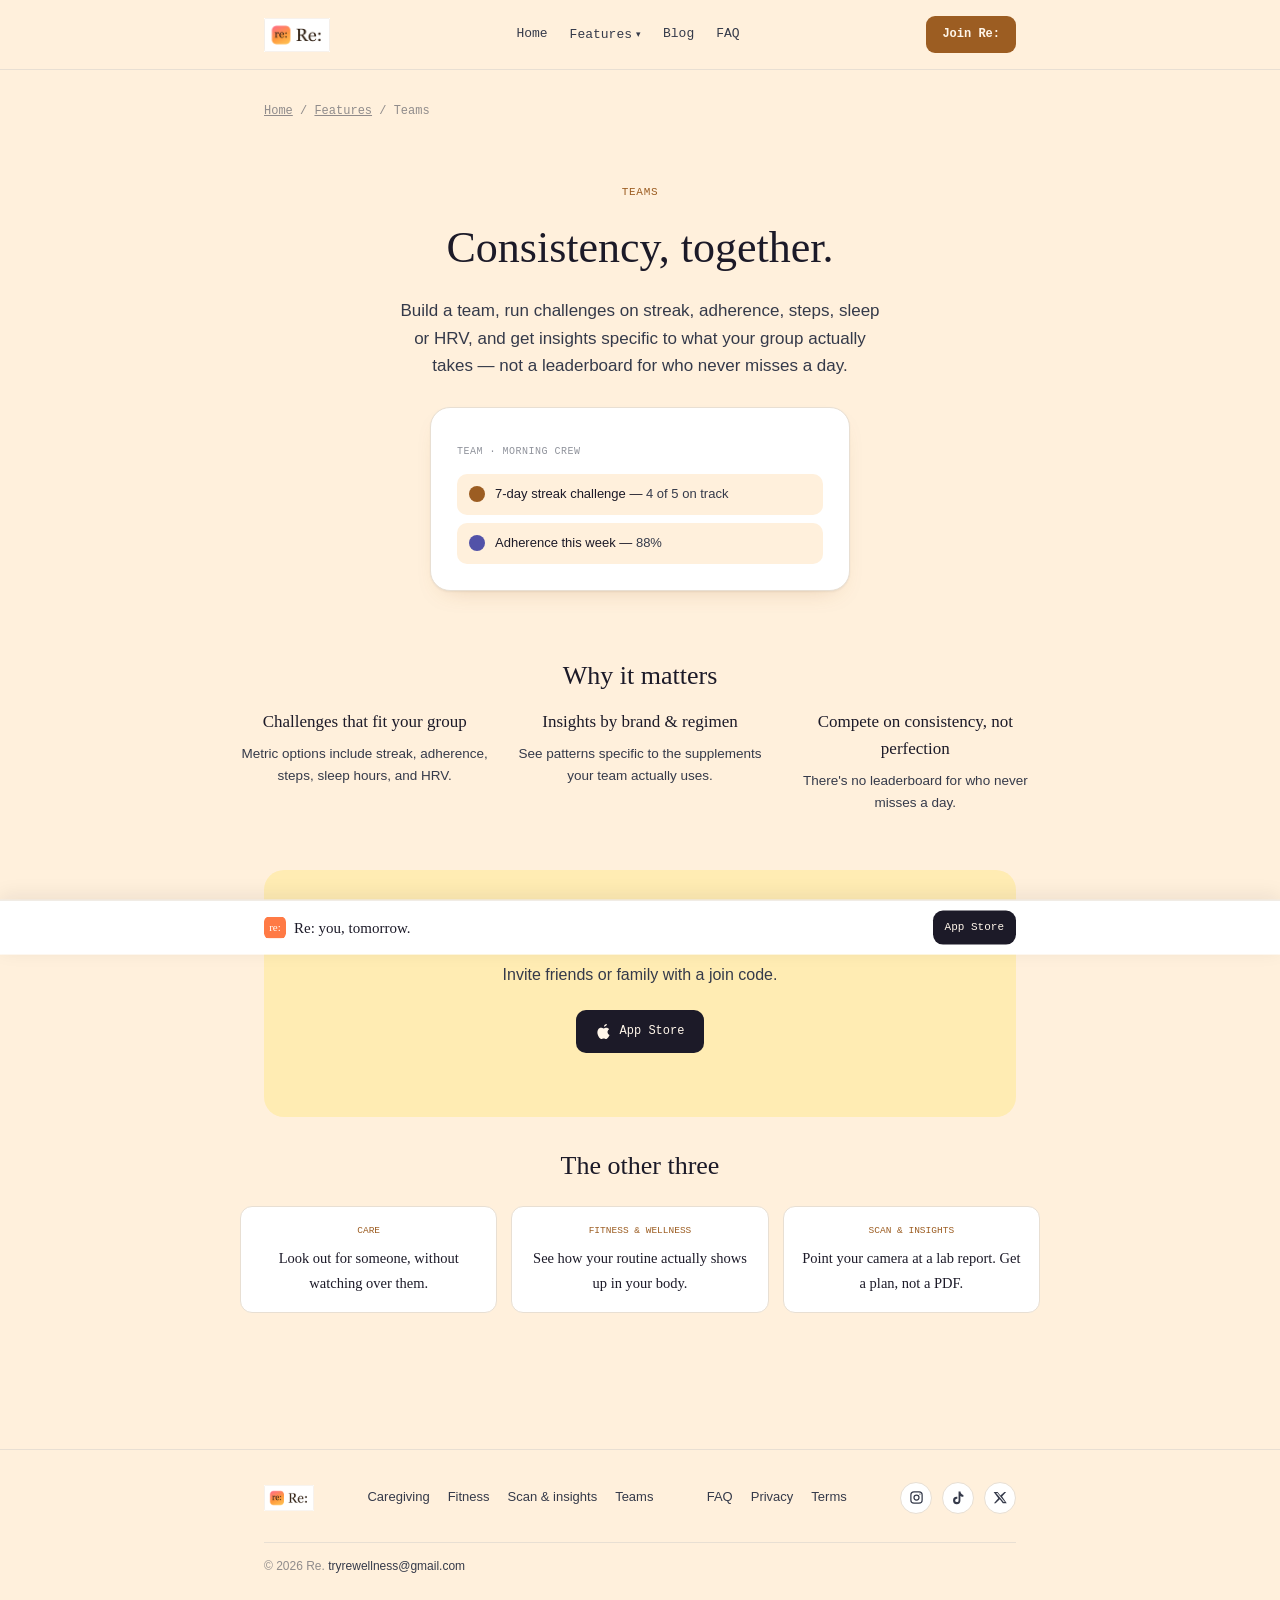
<file: features/teams.html>
<!doctype html>
<html lang="en">
<head>
<meta charset="utf-8" />
<meta name="viewport" content="width=device-width, initial-scale=1" />
<title>Teams & Supplement Insights — Re</title>
<meta name="description" content="Build a team, run challenges on streak, adherence, steps, sleep or HRV, and get insights specific to what your group actually takes." />
<link rel="canonical" href="https://myrewellness.com/features/teams.html" />
<link rel="icon" href="/favicon.svg" type="image/svg+xml" />
<link rel="apple-touch-icon" href="/favicon.svg" />
<link rel="stylesheet" href="/css/style.css" />

<meta property="og:type" content="website" />
<meta property="og:title" content="Teams & Supplement Insights — Re" />
<meta property="og:description" content="Build a team, run challenges on streak, adherence, steps, sleep or HRV, and get insights specific to what your group actually takes." />
<meta property="og:url" content="https://myrewellness.com/features/teams.html" />
<meta property="og:image" content="https://myrewellness.com/og/home.png" />
<meta name="twitter:card" content="summary_large_image" />
<meta name="twitter:title" content="Teams & Supplement Insights — Re" />
<meta name="twitter:description" content="Build a team, run challenges on streak, adherence, steps, sleep or HRV, and get insights specific to what your group actually takes." />
<meta name="twitter:image" content="https://myrewellness.com/og/home.png" />
</head>
<body>

<header class="site-header">
  <div class="wrap">
    <a class="logo" href="/" aria-label="Re — home">
      <img src="/assets/img/logo-lockup.png" width="140" height="72" alt="Re" />
    </a>
    <nav class="main-nav" aria-label="Primary">
      <a href="/">Home</a>
      <span class="nav-features">
        <button type="button" aria-haspopup="true">Features <span class="caret">▾</span></button>
        <span class="dropdown">
          <a href="/features/caregiving.html">Caregiving</a>
          <a href="/features/fitness.html">Fitness & wellness</a>
          <a href="/features/scan-insights.html">Scan & insights</a>
          <a href="/features/teams.html" aria-current="page">Teams</a>
        </span>
      </span>
      <a href="/blog/">Blog</a>
      <a href="/faq.html">FAQ</a>
    </nav>
    <a class="header-cta" href="/download.html">Join Re:</a>
  </div>
</header>

<main>
  <div class="wrap">
    <p class="breadcrumb" style="padding-top:20px"><a href="/">Home</a> / <a href="/#features">Features</a> / Teams</p>
  </div>

  <section class="feature-hero wrap">
    <p class="f-tag-lg">Teams</p>
    <h1>Consistency, together.</h1>
    <p class="dek">Build a team, run challenges on streak, adherence, steps, sleep or HRV, and get insights specific to what your group actually takes — not a leaderboard for who never misses a day.</p>
    <div class="feature-mock">
      <p class="fm-label">TEAM · MORNING CREW</p>
      <div class="ps-row" style="background:var(--bg)"><span class="ps-dot" style="background:#9C5D22"></span><span>7-day streak challenge — <span style="color:var(--ink-soft)">4 of 5 on track</span></span></div>
            <div class="ps-row" style="background:var(--bg)"><span class="ps-dot" style="background:#5252A8"></span><span>Adherence this week — <span style="color:var(--ink-soft)">88%</span></span></div>
      
    </div>
  </section>

  <section class="feature-benefits wrap">
    <div class="section-head"><h2>Why it matters</h2></div>
    <div class="fb-grid">
      <div class="fb-item"><h3>Challenges that fit your group</h3><p>Metric options include streak, adherence, steps, sleep hours, and HRV.</p></div>
      <div class="fb-item"><h3>Insights by brand & regimen</h3><p>See patterns specific to the supplements your team actually uses.</p></div>
      <div class="fb-item"><h3>Compete on consistency, not perfection</h3><p>There's no leaderboard for who never misses a day.</p></div>
    </div>
  </section>

  <section class="wrap" id="download">
    <div class="feature-cta">
      <h2>Start a team</h2>
      <p>Invite friends or family with a join code.</p>
      <div class="badge-row">
          <a class="store-badge" href="/download.html" aria-label="Get Re"><svg width="16" height="16" viewBox="0 0 24 24" fill="currentColor" aria-hidden="true"><path d="M16.365 1.43c0 1.14-.416 2.09-1.25 2.85-.917.85-2.02 1.32-3.1 1.23-.05-1.1.42-2.14 1.24-2.9.83-.79 2.14-1.34 3.11-1.18zm3.96 16.72c-.5 1.14-.74 1.65-1.38 2.66-.9 1.42-2.16 3.19-3.73 3.2-1.39.02-1.75-.9-3.63-.89-1.88.01-2.28.9-3.67.88-1.57-.02-2.76-1.61-3.66-3.03-2.51-3.9-2.77-8.48-1.22-10.92 1.1-1.74 2.83-2.76 4.46-2.76 1.66 0 2.7.9 4.08.9 1.34 0 2.14-.9 4.08-.9 1.45 0 2.99.79 4.09 2.15-3.6 1.97-3.02 7.09.58 8.61z"/></svg> App Store</a>
        </div>
    </div>
  </section>

  <section class="feature-crosslinks wrap">
    <div class="section-head"><h2>The other three</h2></div>
    <div class="fc-grid">
      <a class="fc-card" href="/features/caregiving.html"><span class="tag">Care</span><span class="fc-title">Look out for someone, without watching over them.</span></a>
      <a class="fc-card" href="/features/fitness.html"><span class="tag">Fitness & wellness</span><span class="fc-title">See how your routine actually shows up in your body.</span></a>
      <a class="fc-card" href="/features/scan-insights.html"><span class="tag">Scan & insights</span><span class="fc-title">Point your camera at a lab report. Get a plan, not a PDF.</span></a>
    </div>
  </section>
</main>

<footer class="site-footer">
  <div class="wrap">
    <div class="f-brand"><img src="/assets/img/logo-lockup.png" width="90" height="46" alt="Re" loading="lazy" /></div>
    <nav aria-label="Features">
      <a href="/features/caregiving.html">Caregiving</a>
      <a href="/features/fitness.html">Fitness</a>
      <a href="/features/scan-insights.html">Scan &amp; insights</a>
      <a href="/features/teams.html">Teams</a>
    </nav>
    <nav aria-label="Site">
      <a href="/faq.html">FAQ</a>
      <a href="/privacy.html">Privacy</a>
      <a href="/terms.html">Terms</a>
    </nav>
    <!-- TODO: swap href="#" for real profile links once available -->
    <div class="social-row" aria-label="Follow Re">
      <a href="#" aria-label="Instagram"><svg viewBox="0 0 24 24" fill="none" stroke="currentColor" stroke-width="2" aria-hidden="true"><rect x="3" y="3" width="18" height="18" rx="5"/><circle cx="12" cy="12" r="4"/><circle cx="17.5" cy="6.5" r="1" fill="currentColor" stroke="none"/></svg></a>
      <a href="#" aria-label="TikTok"><svg viewBox="0 0 24 24" fill="currentColor" aria-hidden="true"><path d="M16.6 5.82c-.9-.86-1.4-2.03-1.4-3.32h-3.1v14.16c0 1.5-1.22 2.72-2.72 2.72a2.72 2.72 0 0 1 0-5.44c.27 0 .53.04.78.11V10.9a5.9 5.9 0 0 0-.78-.05A5.87 5.87 0 0 0 3.3 16.72 5.87 5.87 0 0 0 9.17 22.6a5.87 5.87 0 0 0 5.87-5.88V9.4a8.2 8.2 0 0 0 4.8 1.54V7.85a4.85 4.85 0 0 1-3.24-2.03z"/></svg></a>
      <a href="#" aria-label="X (Twitter)"><svg viewBox="0 0 24 24" fill="currentColor" aria-hidden="true"><path d="M18.24 3H21l-6.5 7.43L22 21h-6.24l-4.88-6.4L4.24 21H1.5l6.95-7.94L1 3h6.4l4.4 5.85L18.24 3zM17.1 19.13h1.86L7.06 4.78H5.06L17.1 19.13z"/></svg></a>
    </div>
    <p class="f-copy">&copy; 2026 Re. <a href="mailto:tryrewellness@gmail.com">tryrewellness@gmail.com</a></p>
  </div>
</footer>

<div class="sticky-bar" aria-label="Download Re">
  <div class="wrap">
    <div class="sb-brand"><img src="/favicon.svg" width="22" height="22" alt="" /><span>Re: you, tomorrow.</span></div>
    <div class="sb-badges">
      <a class="store-badge" href="/download.html">App Store</a>
    </div>
  </div>
</div>
<script src="/js/sticky-bar.js" defer></script>

</body>
</html>
</file>
<file: css/style.css>
:root {
  /* ── Zen theme (pulled from the app's constants/theme.ts ZenTokens.day/evening) ── */
  --bg: #FFF0DC;            /* Zen day primaryLight */
  --surface: #FFFFFF;
  --surface-2: #FFECB3;     /* Zen day secondary */
  --ink: #1C1A28;           /* Zen textPrimary */
  --ink-soft: #353A4A;      /* Zen textSecondary */
  --ink-faint: rgba(53,58,74,0.55);

  --accent: #9C5D22;        /* Zen day primary (gold) */
  --accent-2: #FFECB3;      /* Zen day secondary */
  --accent-3: #B85E18;      /* Zen day.energy (burnt orange) */
  --accent-soft: rgba(156,93,34,0.14);

  /* evening/indigo — secondary mood, used for the blog's "evening" header variant + Teams accents */
  --evening: #5252A8;       /* Zen evening primary */
  --evening-2: #6868B0;     /* Zen evening secondary */
  --evening-bg: #DDDDF8;    /* Zen evening primaryLight */
  --evening-soft: rgba(82,82,168,0.14);

  --line: #E8DFD3;          /* Zen day.border */
  --line-strong: rgba(28,26,40,0.22);

  --good: #2E7D4F; --good-soft: #E5F5EA;

  --gradient: linear-gradient(100deg, var(--accent-3) 0%, var(--accent) 48%, var(--accent-2) 100%);
  --gradient-evening: linear-gradient(100deg, var(--evening) 0%, var(--evening-2) 55%, var(--evening-bg) 100%);

  --mono: ui-monospace, "SF Mono", Menlo, Consolas, monospace;
  --serif: Georgia, "Iowan Old Style", "Times New Roman", serif;
  --sans: -apple-system, BlinkMacSystemFont, "Segoe UI", Roboto, sans-serif;

  --shadow: 0 1px 2px rgba(28,26,40,0.06), 0 10px 26px -16px rgba(156,93,34,0.35);

  --sticky-h: 64px;
}
* { box-sizing: border-box; }
html { color-scheme: light; }
body { margin: 0; background: var(--bg); color: var(--ink); font-family: var(--sans); font-size: 16px; line-height: 1.6; -webkit-font-smoothing: antialiased; }
body.has-sticky-bar { padding-bottom: var(--sticky-h); }
::selection { background: var(--accent-soft); }
a { color: var(--accent); }
img { max-width: 100%; }
.wrap { max-width: 800px; margin: 0 auto; padding: 0 24px; }
:focus-visible { outline: 2px solid var(--accent); outline-offset: 3px; }

/* ── header ── */
.site-header { padding: 16px 0; border-bottom: 1px solid var(--line); background: var(--bg); position: sticky; top: 0; z-index: 20; }
.site-header .wrap { display: flex; align-items: center; justify-content: space-between; gap: 16px; }
.logo { display: flex; align-items: center; text-decoration: none; }
.logo img { height: 34px; width: auto; display: block; }
.site-header nav.main-nav { display: flex; align-items: center; gap: 22px; font-family: var(--mono); font-size: 13px; }
.site-header nav.main-nav a { color: var(--ink-soft); text-decoration: none; }
.site-header nav.main-nav a:hover, .site-header nav.main-nav a[aria-current="page"] { color: var(--accent); }
.nav-features { position: relative; }
.nav-features > button { font-family: var(--mono); font-size: 13px; color: var(--ink-soft); background: none; border: none; cursor: pointer; padding: 0; display: flex; align-items: center; gap: 4px; }
.nav-features > button:hover, .nav-features:focus-within > button { color: var(--accent); }
.nav-features .caret { font-size: 9px; transition: transform 0.15s ease; }
.nav-features:hover .caret, .nav-features:focus-within .caret { transform: rotate(180deg); }
.nav-features .dropdown { position: absolute; top: calc(100% + 14px); left: 50%; transform: translateX(-50%); background: var(--surface); border: 1px solid var(--line); border-radius: 12px; box-shadow: var(--shadow); padding: 8px; min-width: 220px; display: none; flex-direction: column; }
.nav-features:hover .dropdown, .nav-features:focus-within .dropdown { display: flex; }
.nav-features .dropdown a { padding: 9px 12px; border-radius: 8px; color: var(--ink); font-family: var(--sans); font-size: 14px; }
.nav-features .dropdown a:hover { background: var(--bg); color: var(--accent); }
.header-cta { font-family: var(--mono); font-size: 12px; font-weight: 600; padding: 9px 16px; border-radius: 9px; background: var(--accent); color: #FFF6EA; text-decoration: none; white-space: nowrap; }
.header-cta:hover { background: #7E4A19; }
@media (max-width: 720px) { .site-header nav.main-nav { display: none; } }

/* ── sticky download bar ── */
.sticky-bar { position: fixed; left: 0; right: 0; bottom: 0; z-index: 30; background: var(--surface); border-top: 1px solid var(--line); box-shadow: 0 -4px 20px rgba(28,26,40,0.08); padding: 10px 0; transform: translateY(100%); transition: transform 0.25s ease; }
.sticky-bar.is-visible { transform: translateY(0); }
.sticky-bar .wrap { display: flex; align-items: center; justify-content: space-between; gap: 14px; max-width: 800px; }
.sticky-bar .sb-brand { display: flex; align-items: center; gap: 8px; font-family: var(--serif); font-size: 15px; flex-shrink: 0; }
.sticky-bar .sb-brand img { height: 22px; width: 22px; border-radius: 5px; }
.sticky-bar .sb-badges { display: flex; gap: 8px; }
.sticky-bar .store-badge { padding: 8px 12px; font-size: 11px; }
@media (max-width: 480px) { .sticky-bar .sb-brand span { display: none; } }

/* ── footer ── */
.site-footer { margin-top: 80px; border-top: 1px solid var(--line); padding: 32px 0 60px; }
.site-footer .wrap { display: flex; flex-wrap: wrap; gap: 16px 24px; align-items: center; justify-content: space-between; font-size: 13px; color: var(--ink-faint); }
.site-footer .f-brand { display: flex; align-items: center; gap: 10px; }
.site-footer .f-brand img { height: 26px; width: auto; }
.site-footer nav { display: flex; gap: 18px; }
.site-footer a { color: var(--ink-soft); text-decoration: none; }
.site-footer a:hover { color: var(--accent); }
.site-footer .f-copy { width: 100%; padding-top: 14px; border-top: 1px solid var(--line); font-size: 12px; }

/* ── hero ── */
.hero { text-align: center; padding: 56px 0 48px; }
.hero .wm img { height: 46px; width: auto; margin-bottom: 22px; }
.hero h1 { font-family: var(--serif); font-weight: 400; font-size: clamp(34px, 6vw, 56px); line-height: 1.1; margin: 0 0 16px; text-wrap: balance; }
.hero p.dek { color: var(--ink-soft); font-size: 18px; max-width: 46ch; margin: 0 auto 30px; }
.badge-row { display: flex; gap: 12px; justify-content: center; flex-wrap: wrap; }
.store-badge { font-family: var(--mono); font-size: 12px; padding: 12px 20px; border-radius: 10px; background: var(--ink); color: #FFF6EA; text-decoration: none; display: inline-flex; align-items: center; gap: 8px; }
.store-badge svg { flex-shrink: 0; }
.store-badge.soon { opacity: 0.55; cursor: default; pointer-events: none; }
.sunrise-bar { height: 5px; border-radius: 3px; background: var(--gradient); margin: 32px auto 0; max-width: 200px; }

.hero-download { display: flex; flex-direction: column; align-items: center; gap: 18px; margin-top: 8px; }

/* hero mockup reuses .feature-mock (a "page section" card) rather than a full phone-frame screenshot */
.hero .feature-mock { max-width: 360px; margin: 44px auto 0; text-align: left; }

/* ── belief ── */
.belief { text-align: center; padding: 60px 0; }
.belief p { font-family: var(--serif); font-size: clamp(22px, 3.4vw, 30px); line-height: 1.35; color: var(--ink); max-width: 34ch; margin: 0 auto; text-wrap: balance; }
.belief .attrib { font-family: var(--mono); font-size: 12px; color: var(--accent); margin-top: 16px; }

/* ── section heads ── */
.section-head { text-align: center; margin-bottom: 8px; }
.section-head h2 { font-family: var(--serif); font-weight: 400; font-size: 26px; margin: 0 0 8px; }
.section-head p.section-dek { color: var(--ink-soft); font-size: 15px; max-width: 52ch; margin: 0 auto; }

/* ── feature overview (home) — links out to /features/*.html ── */
.feature-overview { padding: 24px 0 68px; }
.fo-grid { display: grid; grid-template-columns: repeat(2, 1fr); gap: 20px; margin-top: 36px; }
.fo-card { background: var(--surface); border: 1px solid var(--line); border-radius: 16px; padding: 24px; box-shadow: var(--shadow); text-decoration: none; color: inherit; display: block; transition: transform 0.15s ease, box-shadow 0.15s ease; }
.fo-card:hover { transform: translateY(-3px); box-shadow: 0 14px 30px -16px rgba(156,93,34,0.4); }
.fo-card .tag { font-family: var(--mono); font-size: 10px; text-transform: uppercase; letter-spacing: .05em; color: var(--accent); display: block; margin-bottom: 10px; }
.fo-card h3 { font-family: var(--serif); font-weight: 400; font-size: 19px; margin: 0 0 8px; }
.fo-card p { font-size: 14px; color: var(--ink-soft); margin: 0 0 14px; }
.fo-card .fo-link { font-family: var(--mono); font-size: 12px; color: var(--accent); }
.fo-card .fo-link::after { content: " →"; }

/* legacy alias kept for any page still using .features/.feature-grid/.feature-card */
.features { padding: 40px 0 64px; }
.features h2 { font-family: var(--serif); font-weight: 400; font-size: 26px; text-align: center; margin: 0 0 36px; }
.feature-grid { display: grid; grid-template-columns: repeat(2, 1fr); gap: 20px; }
.feature-card { background: var(--surface); border: 1px solid var(--line); border-radius: 14px; padding: 22px; box-shadow: var(--shadow); }
.feature-card .tag { font-family: var(--mono); font-size: 10px; text-transform: uppercase; letter-spacing: .05em; color: var(--accent); display: block; margin-bottom: 8px; }
.feature-card h3 { font-family: var(--serif); font-weight: 400; font-size: 18px; margin: 0 0 8px; }
.feature-card p { font-size: 14px; color: var(--ink-soft); margin: 0; }

/* ── social proof ── */
.social-proof { padding: 20px 0 68px; }
.sp-grid { display: grid; grid-template-columns: repeat(3, 1fr); gap: 18px; margin-top: 32px; }
.sp-card { background: var(--surface); border: 1px solid var(--line); border-radius: 14px; padding: 20px; text-align: center; }
.sp-card .sp-stat { font-family: var(--serif); font-size: 28px; color: var(--accent); }
.sp-card .sp-label { font-family: var(--mono); font-size: 11px; color: var(--ink-faint); text-transform: uppercase; letter-spacing: .05em; margin-top: 4px; }
.sp-placeholder-flag { text-align: center; font-family: var(--mono); font-size: 11px; color: var(--ink-faint); margin-top: 18px; }
@media (max-width: 640px) { .sp-grid { grid-template-columns: 1fr; } }

/* ── value props ── */
.value-props { padding: 20px 0 64px; }
.value-grid { display: grid; grid-template-columns: repeat(3, 1fr); gap: 28px; }
.value-item { text-align: center; }
.value-item .v-num { display: block; font-family: var(--mono); font-size: 12px; color: var(--accent); margin-bottom: 10px; }
.value-item h3 { font-family: var(--serif); font-weight: 400; font-size: 18px; margin: 0 0 8px; text-wrap: balance; }
.value-item p { font-size: 13.5px; color: var(--ink-soft); margin: 0 auto; max-width: 32ch; }

/* ── blog teaser + list ── */
.blog-teaser { padding: 20px 0 72px; }
.post-list { display: flex; flex-direction: column; gap: 0; }
.post-row { display: grid; grid-template-columns: 110px 1fr; gap: 18px; padding: 18px 0; border-bottom: 1px solid var(--line); text-decoration: none; color: inherit; }
.post-row .p-date { font-family: var(--mono); font-size: 11px; color: var(--ink-faint); padding-top: 3px; }
.post-row h3 { font-family: var(--serif); font-weight: 400; font-size: 18px; margin: 0 0 6px; color: var(--ink); }
.post-row p { font-size: 13.5px; color: var(--ink-soft); margin: 0; }
.post-row:hover h3 { color: var(--accent); }
.see-all { text-align: center; margin-top: 28px; }
.see-all a { font-family: var(--mono); font-size: 13px; text-decoration: none; }

/* ── cta ── */
.cta { text-align: center; padding: 56px 0 72px; }
.cta h2 { font-family: var(--serif); font-weight: 400; font-size: 28px; margin: 0 0 10px; }
.cta p { color: var(--ink-soft); margin: 0 0 26px; }

/* ── page (faq / legal / blog post) ── */
.page-head { padding: 44px 0 8px; }
.page-head.tight { padding-top: 20px; }
.page-head h1 { font-family: var(--serif); font-weight: 400; font-size: clamp(30px, 5vw, 42px); margin: 0 0 10px; }
.page-head p.dek { color: var(--ink-soft); font-size: 16px; max-width: 60ch; margin: 0; }
.page-body { padding: 24px 0 80px; }
.meta { color: var(--ink-faint); font-size: 13px; font-family: var(--mono); margin-bottom: 40px; }
.breadcrumb { font-family: var(--mono); font-size: 12px; color: var(--ink-faint); margin-bottom: 4px; }
.breadcrumb a { color: var(--ink-faint); }
.breadcrumb a:hover { color: var(--accent); }

/* ── faq ── */
.faq { border: 1px solid var(--line); border-radius: 12px; overflow: hidden; margin: 16px 0; }
.faq-item { border-bottom: 1px solid var(--line); background: var(--surface); }
.faq-item:last-child { border-bottom: none; }
.faq-item summary { padding: 18px 20px; cursor: pointer; font-family: var(--serif); font-size: 17px; list-style: none; display: flex; justify-content: space-between; gap: 12px; align-items: baseline; }
.faq-item summary::-webkit-details-marker { display: none; }
.faq-item summary::after { content: "+"; font-family: var(--mono); color: var(--accent); font-size: 18px; flex-shrink: 0; }
.faq-item[open] summary::after { content: "–"; }
.faq-item .faq-a { padding: 0 20px 18px; font-size: 14.5px; color: var(--ink-soft); margin: 0; }
.faq-tag { font-family: var(--mono); font-size: 9.5px; text-transform: uppercase; color: var(--accent); letter-spacing: .05em; }

/* ── legal pages (privacy/terms) ── */
.legal h2 { font-family: var(--serif); font-weight: 400; font-size: 22px; margin-top: 44px; margin-bottom: 12px; border-bottom: 1px solid var(--line); padding-bottom: 8px; }
.legal h3 { font-size: 15px; font-weight: 600; margin-top: 22px; margin-bottom: 8px; }
.legal p, .legal li { font-size: 14.5px; color: var(--ink-soft); }
.legal ul, .legal ol { padding-left: 20px; }
.legal li { margin-bottom: 6px; }
.legal table { width: 100%; border-collapse: collapse; margin-bottom: 20px; font-size: 13.5px; }
.legal th, .legal td { text-align: left; padding: 9px 12px; border: 1px solid var(--line); }
.legal th { background: var(--surface-2); font-weight: 600; }
.highlight-box { background: var(--accent-soft); border-left: 4px solid var(--accent); padding: 16px 20px; border-radius: 4px; margin-bottom: 24px; }
.highlight-box p { margin-bottom: 0 !important; color: var(--ink) !important; }
.warning-box { background: #FCE9E4; border-left: 4px solid #C0392B; padding: 16px 20px; border-radius: 4px; margin-bottom: 24px; }
.warning-box p { margin-bottom: 0 !important; color: var(--ink) !important; }

/* ── blog post ── */
.post-body p { font-size: 16px; color: var(--ink); max-width: 66ch; margin: 0 0 18px; }
.post-body h2 { font-family: var(--serif); font-weight: 400; font-size: 22px; margin: 36px 0 12px; }

/*
 * Blog post header — day/evening variants tied to article mood (not literal time
 * of day), now recolored to the Zen gold (day) / indigo (evening) system.
 * No real photography supplied yet: .bh-photo-placeholder gradient stands in for
 * it. Swap by replacing that div's background with
 * background-image: url(...); background-size: cover; background-position: center;
 * — everything else (scrim, type, radius) stays as-is.
 */
.blog-header { position: relative; width: 100%; aspect-ratio: 1400 / 480; border-radius: 20px; overflow: hidden; margin: 28px 0 6px; }
.blog-header .bh-photo-placeholder { position: absolute; inset: 0; }
.blog-header.day .bh-photo-placeholder { background:
  radial-gradient(120% 90% at 15% 15%, rgba(255,236,179,0.6) 0%, transparent 55%),
  radial-gradient(100% 80% at 85% 100%, rgba(184,94,24,0.35) 0%, transparent 60%),
  linear-gradient(160deg, #F5E5CE 0%, #FFF0DC 55%, #FFF8EC 100%);
}
.blog-header.evening .bh-photo-placeholder, .blog-header.sunset .bh-photo-placeholder { background:
  radial-gradient(120% 90% at 85% 10%, rgba(104,104,176,0.45) 0%, transparent 55%),
  radial-gradient(110% 85% at 10% 100%, rgba(82,82,168,0.4) 0%, transparent 60%),
  linear-gradient(160deg, #2A2850 0%, #1C1A38 100%);
}
.blog-header::after { content: ""; position: absolute; inset: 0; }
.blog-header.day::after { background: linear-gradient(0deg, rgba(28,26,40,0.80) 0%, rgba(28,26,40,0.16) 60%, transparent 100%); }
.blog-header.evening::after, .blog-header.sunset::after { background: linear-gradient(0deg, rgba(28,26,56,0.82) 0%, rgba(28,26,56,0.18) 60%, transparent 100%); }
.blog-header .bh-inner { position: absolute; left: 0; right: 0; bottom: 0; padding: clamp(18px, 4vw, 40px) clamp(18px, 4vw, 40px); z-index: 1; }
.blog-header .bh-overline { font-family: var(--mono); font-size: 12px; text-transform: uppercase; letter-spacing: 0.06em; margin-bottom: 8px; }
.blog-header.day .bh-overline { color: var(--accent-2); }
.blog-header.evening .bh-overline, .blog-header.sunset .bh-overline { color: #C0C0F0; }
.blog-header .bh-headline { font-family: var(--serif); font-weight: 400; font-size: clamp(22px, 4.2vw, 34px); line-height: 1.15; max-width: 26ch; text-wrap: balance; }
.blog-header.day .bh-headline { color: #FFF8EC; }
.blog-header.evening .bh-headline, .blog-header.sunset .bh-headline { color: #F0F0FF; }

/* ── feature deep-dive pages (/features/*.html) ── */
.feature-hero { padding: 48px 0 8px; text-align: center; }
.feature-hero .f-tag-lg { font-family: var(--mono); font-size: 11px; text-transform: uppercase; letter-spacing: .06em; color: var(--accent); }
.feature-hero h1 { font-family: var(--serif); font-weight: 400; font-size: clamp(30px, 5vw, 44px); margin: 10px 0 14px; text-wrap: balance; }
.feature-hero p.dek { color: var(--ink-soft); font-size: 17px; max-width: 52ch; margin: 0 auto 28px; }

.feature-mock { max-width: 420px; margin: 8px auto 0; background: var(--surface); border: 1px solid var(--line); border-radius: 20px; padding: 26px; box-shadow: var(--shadow); text-align: left; }
.feature-mock .fm-label { font-family: var(--mono); font-size: 10px; text-transform: uppercase; letter-spacing: .05em; color: var(--ink-faint); margin-bottom: 14px; }

/* mock UI rows used inside .feature-mock cards (hero + all 4 feature pages) */
.ps-row { display: flex; align-items: center; gap: 10px; border-radius: 10px; padding: 10px 12px; margin-bottom: 8px; }
.ps-row:last-child { margin-bottom: 0; }
.ps-dot { width: 16px; height: 16px; border-radius: 50%; flex-shrink: 0; }
.ps-row span { font-size: 13px; color: var(--ink); }
.ps-row.done { opacity: 0.55; }
.ps-progress { margin-top: 12px; height: 6px; border-radius: 3px; background: var(--surface-2); overflow: hidden; }
.ps-progress i { display: block; height: 100%; background: var(--evening); border-radius: 3px; }

.feature-benefits { padding: 56px 0; }
.fb-grid { display: grid; grid-template-columns: repeat(3, 1fr); gap: 26px; margin-top: 12px; }
.fb-item { text-align: center; }
.fb-item .fb-icon { width: 44px; height: 44px; border-radius: 12px; background: var(--accent-soft); display: flex; align-items: center; justify-content: center; margin: 0 auto 14px; color: var(--accent); }
.fb-item h3 { font-family: var(--serif); font-weight: 400; font-size: 17px; margin: 0 0 8px; }
.fb-item p { font-size: 13.5px; color: var(--ink-soft); margin: 0; }

.feature-cta { text-align: center; padding: 44px 0 64px; background: var(--surface-2); border-radius: 20px; margin: 0 0 20px; }
.feature-cta h2 { font-family: var(--serif); font-weight: 400; font-size: 24px; margin: 0 0 10px; }
.feature-cta p { color: var(--ink-soft); margin: 0 0 22px; }

.feature-crosslinks { padding: 8px 0 56px; }
.fc-grid { display: grid; grid-template-columns: repeat(3, 1fr); gap: 14px; margin-top: 20px; }
.fc-card { display: block; text-decoration: none; color: inherit; background: var(--surface); border: 1px solid var(--line); border-radius: 12px; padding: 16px; text-align: center; }
.fc-card:hover { border-color: var(--accent); }
.fc-card .tag { display: block; font-family: var(--mono); font-size: 9.5px; text-transform: uppercase; color: var(--accent); margin-bottom: 6px; }
.fc-card span.fc-title { font-family: var(--serif); font-size: 14.5px; }
@media (max-width: 700px) { .fc-grid { grid-template-columns: 1fr; } }

/* ── download action page (/download.html) — the shared destination every download CTA on the site links to ── */
.download-hero { text-align: center; padding: 52px 0 20px; }
.download-hero h1 { font-family: var(--serif); font-weight: 400; font-size: clamp(30px, 5vw, 44px); margin: 0 0 14px; text-wrap: balance; }
.download-status { display: inline-block; font-family: var(--mono); font-size: 12px; background: var(--surface-2); color: var(--accent); padding: 8px 16px; border-radius: 20px; margin-bottom: 24px; }
.download-main { display: flex; flex-direction: column; align-items: center; gap: 24px; margin-top: 8px; }
@media (min-width: 700px) {
  .download-main { flex-direction: row; justify-content: center; gap: 48px; }
}
.qr-box { width: 130px; height: 130px; border-radius: 14px; background: var(--surface); border: 1px solid var(--line); padding: 10px; opacity: 0.6; }
.qr-box svg { width: 100%; height: 100%; }
.download-qr-caption { font-family: var(--mono); font-size: 11px; color: var(--ink-faint); text-align: center; margin-top: 10px; max-width: 20ch; }

/* ── footer social icons — placeholders until real profile links exist ── */
.social-row { display: flex; gap: 10px; }
.social-row a { width: 32px; height: 32px; border-radius: 50%; background: var(--surface); border: 1px solid var(--line); display: flex; align-items: center; justify-content: center; color: var(--ink-soft); }
.social-row a:hover { color: var(--accent); border-color: var(--accent); }
.social-row svg { width: 15px; height: 15px; }

@media (max-width: 640px) {
  .feature-grid, .fo-grid, .fb-grid, .sp-grid { grid-template-columns: 1fr; }
  .value-grid { grid-template-columns: 1fr; gap: 36px; }
  .post-row { grid-template-columns: 1fr; }
}

@media (prefers-reduced-motion: reduce) {
  .sticky-bar, .fo-card { transition: none; }
}
</file>
